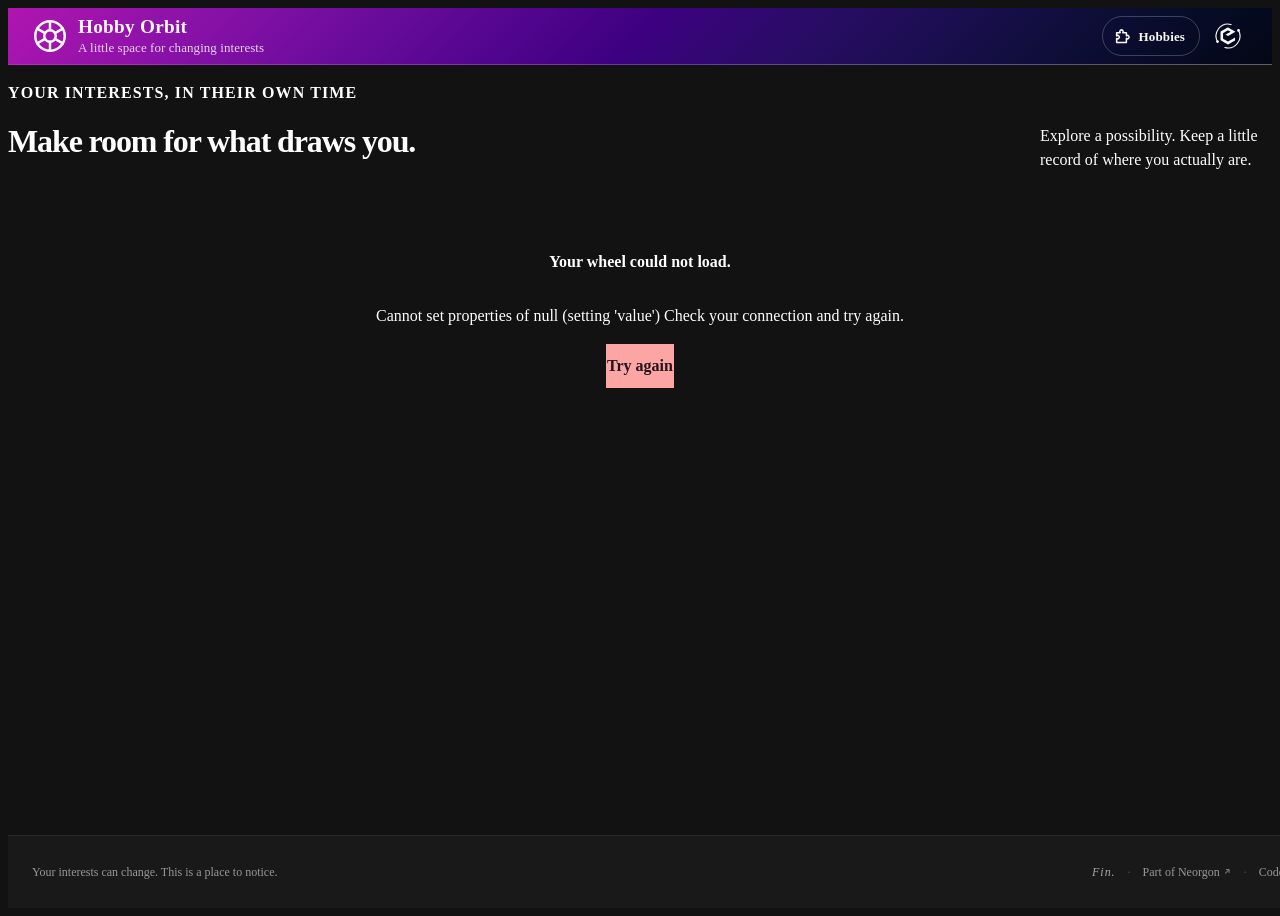
<file: index.html>
<!DOCTYPE html>
<html lang="en">
<head>
  <meta charset="UTF-8">
  <!-- Strict CSP. An inline script runs only if its sha256 is listed: the one hash is the theme
       guard further down, so editing that script means re-hashing it (smoke check 29 reports a
       mismatch). Inline on*="" handlers never run; attach listeners from a script file. Add a
       source only when the page loads from it, as an exact host or a pinned path, never a whole
       package CDN: a Convex deployment adds its https and wss URLs to connect-src, and sign-in
       adds the CSP table in packages/neorgon-ui/auth/README.md. frame-ancestors, report-uri and
       sandbox are ignored in a meta tag, so they are left out. -->
  <meta http-equiv="Content-Security-Policy" content="default-src 'none'; script-src 'self' 'sha256-na6phygP/tfoCIp4oBeQgGJJpQsZob/udrLum+20QTI='; style-src 'self' 'unsafe-inline' https://cdn.neorgon.org/v1.0.0/; img-src 'self' data:; font-src 'self'; connect-src 'self' https://cdn.neorgon.org/v1.0.0/; manifest-src 'self'; frame-src 'none'; worker-src 'self'; object-src 'none'; base-uri 'none'; form-action 'self'">
  <meta name="neo-analytics" content="off">
  <meta name="neo-favicon" content="off">
  <meta name="neo-repo" content="energon-a-secas/hobbyorbit-site">
  <meta name="beacon" content="off">
  <meta name="referrer" content="no-referrer">
  <meta name="mobile-web-app-capable" content="yes">
  <meta name="apple-mobile-web-app-capable" content="yes">
  <meta name="viewport" content="width=device-width, initial-scale=1.0, viewport-fit=cover">
  <link rel="icon" type="image/svg+xml" href="/favicon.svg">
  <link rel="icon" type="image/x-icon" href="/favicon.ico" sizes="16x16 32x32 48x48">
  <link rel="apple-touch-icon" sizes="180x180" href="/apple-touch-icon.png">
  <meta name="apple-mobile-web-app-title" content="Hobby Orbit">
  <link rel="manifest" href="/site.webmanifest">
  <meta name="neo-mark" content="on">
  <title>Hobby Orbit | Follow your interests</title>
  <meta name="description" content="Explore your hobbies on a wheel and record moods, switches, and the things that draw you back">
  <meta property="og:title" content="Hobby Orbit | Follow your interests">
  <meta property="og:description" content="Explore your hobbies on a wheel and record moods, switches, and the things that draw you back">
  <meta property="og:type" content="website">
  <meta property="og:url" content="https://hobbyorbit.neorgon.com/">
  <meta property="og:site_name" content="Neorgon">
  <meta name="twitter:card" content="summary_large_image">
  <meta name="twitter:title" content="Hobby Orbit | Follow your interests">
  <meta name="twitter:description" content="Explore your hobbies on a wheel and record moods, switches, and the things that draw you back">
  <meta name="robots" content="index, follow">
  <link rel="canonical" href="https://hobbyorbit.neorgon.com/">
  <meta property="og:locale" content="en_US">
  <meta name="theme-color" content="#040714">
  <meta property="og:image" content="https://hobbyorbit.neorgon.com/og-preview.jpg">
  <meta property="og:image:width" content="1200">
  <meta property="og:image:height" content="630">
  <meta property="og:image:alt" content="Hobby Orbit: a little room for what draws you">
  <meta name="twitter:image" content="https://hobbyorbit.neorgon.com/og-preview.jpg">
  <!-- Fleet design tokens: canonical, do not redeclare locally (docs/references/new-project-context.md, Design) -->
  <link rel="stylesheet" href="https://cdn.neorgon.org/v1.0.0/styles/base.css">
  <link rel="stylesheet" href="css/style.css">
  <link rel="stylesheet" href="css/wheel.css">
  <!-- template:styles -->
  <!-- /template:styles -->
  <!-- Neorgon Header Kit (vendored; ?header=live swaps CSS to CDN). Keep after style.css, the kit owns the header. -->
  <script>(function(){var m=location.search.match(/[?&]theme=([\w-]+)/)||document.cookie.match(/(?:^|;\s*)neo_theme=([\w-]+)/);if(m&&m[1]!=='default')document.documentElement.dataset.theme=decodeURIComponent(m[1]);})();</script>
  <link rel="stylesheet" href="css/neorgon-header.css">
  <link rel="stylesheet" href="css/neorgon-themes.css">
  <link rel="stylesheet" href="https://cdn.neorgon.org/v1.0.0/header/season.css">
  <script defer src="js/neorgon-header.js"></script>
  <!-- Neorgon Footer Kit (vendored). Pins the footer to the viewport floor on short
       pages and builds the meta bar + back-to-top. See packages/neorgon-ui/footer/README.md.
       Optional stamps: <meta name="neo-repo"|"neo-version"|"neo-updated"> -->
  <link rel="stylesheet" href="css/neorgon-footer.css">
  <script defer src="js/neorgon-footer.js"></script>
  <!-- Neorgon Beacon Kit (vendored). Report-an-issue ladybug in the footer bar: it
       carries page context to balise.neorgon.com in a URL fragment and the
       visitor writes there. No form on this page and no request from it.
       Opt out per page with <meta name="beacon" content="off">.
       See packages/neorgon-ui/beacon/README.md. -->
  <meta name="beacon-site" content="hobbyorbit-site">
  <meta name="neo-category" content="hobbies">
  <link rel="stylesheet" href="css/neorgon-beacon.css">
  <script defer src="js/neorgon-beacon.js"></script>
  <script type="application/ld+json">
  {
    "@context": "https://schema.org",
    "@type": "WebApplication",
    "name": "Hobby Orbit",
    "description": "Explore your hobbies on a wheel and record moods, switches, and the things that draw you back",
    "url": "https://hobbyorbit.neorgon.com/",
    "applicationCategory": "LifestyleApplication",
    "operatingSystem": "Any",
    "offers": { "@type": "Offer", "price": "0", "priceCurrency": "USD" },
    "author": { "@type": "Organization", "name": "Neorgon", "url": "https://neorgon.com/" }
  }
  </script>
</head>
<body>

  <a class="skip-link" href="#main">Skip to content</a>

  <!-- Neorgon Header Kit contract (packages/neorgon-ui/header/README.md).
       data-header-mode: hub (glass) | content (sticky gradient) | app (slim, auto-hides on scroll).
       Pick content for learning/content sites, app for tool-dense sites. -->
  <header class="header-bar" data-header-mode="app">
    <div class="header-logo">
      <!-- PATTERN: one link: mark + name go to THIS site's home (root or #home)
           so clicking either resets the view. The hub icon in .header-right
           is the only header link to neorgon.com. -->
      <a href="./" class="header-title-link">
        <img src="energon-classic-logo.png" class="header-logo-img" alt="">
        <div class="header-title-wrap">
          <h1>Hobby Orbit</h1>
          <div class="header-subtitle">A little space for changing interests</div>
        </div>
      </a>
    </div>

    <!-- .header-right owns margin-left:auto; home icon is always last. -->
    <div class="header-right">
      <!-- template:actions -->
      <!-- Optional .header-actions: keep one primary control visible with
           data-keep-mobile. Wrap text beside an SVG in <span>. -->
      <!-- /template:actions -->

      <a class="header-home" href="https://neorgon.com/" title="neorgon.com" aria-label="Neorgon home">
        <svg class="nh-hub-icon" viewBox="0 0 24 24" fill="none" xmlns="http://www.w3.org/2000/svg" aria-hidden="true">
          <path d="M12 4.4 18.58 8.2 18.58 15.8 12 19.6 5.42 15.8 5.42 8.2Z" fill="currentColor" stroke="none"/>
          <g class="nh-orbit">
            <path d="M2.47 17.50 A11.0 11.0 0 0 1 14.85 1.37" fill="none" stroke="currentColor" stroke-width="1.05" stroke-linecap="round"/>
            <path d="M21.53 6.50 A11.0 11.0 0 0 1 9.15 22.63" fill="none" stroke="currentColor" stroke-width="1.05" stroke-linecap="round"/>
            <circle cx="21.71" cy="6.84" r="1.25" fill="currentColor"/>
            <circle cx="2.29" cy="17.16" r="1.25" fill="currentColor"/>
          </g>
        </svg>
      </a>
    </div>
  </header>

  <noscript><p>This wheel needs JavaScript. Enable it to choose hobbies and keep your journal on this device.</p></noscript>
  <!-- template:main -->
  <main id="main" tabindex="-1">
    <div class="orbit-app">
      <div class="app-intro">
        <div><p class="eyebrow">Your interests, in their own time</p><h2 id="page-title">Make room for what draws you.</h2></div>
        <p class="intro-note">Explore a possibility. Keep a little record of where you actually are.</p>
      </div>
      <div id="boot-state" class="boot-state" role="status"><span class="loading-wheel" aria-hidden="true"></span><p>Getting your wheel ready…</p></div>
      <div id="app-content" hidden>
        <div class="app-toolbar">
          <div class="app-tabs" role="tablist" aria-label="Hobby Orbit sections">
            <button type="button" id="tab-wheel" role="tab" aria-selected="true" aria-controls="panel-wheel" data-view="wheel">Wheel</button>
            <button type="button" id="tab-journal" role="tab" aria-selected="false" aria-controls="panel-journal" tabindex="-1" data-view="journal">Journal <span id="journal-count" class="nav-count">0</span></button>
            <button type="button" id="tab-patterns" role="tab" aria-selected="false" aria-controls="panel-patterns" tabindex="-1" data-view="patterns">Patterns</button>
            <button type="button" id="tab-settings" role="tab" aria-selected="false" aria-controls="panel-settings" tabindex="-1" data-view="settings">Settings</button>
          </div>
          <span id="save-indicator" class="save-indicator">On this device</span>
        </div>
        <div id="storage-notice" class="notice" hidden></div>
        <p id="app-status" class="app-status" role="status" aria-live="polite" aria-atomic="true"></p>
        <section id="panel-wheel" role="tabpanel" aria-labelledby="tab-wheel">
          <div class="current-jump"><div><p class="eyebrow">Right now</p><strong id="current-jump-label">No hobby recorded yet</strong><p id="current-jump-feeling" class="muted"></p></div><button type="button" class="btn btn--secondary" data-action="go-checkin">Check in</button></div>
          <div class="wheel-layout">
            <div class="explore-column">
              <div class="section-heading"><div><div class="heading-line"><h3>Your wheel</h3><span id="starter-label" class="tag">Starter wheel</span></div><p id="wheel-context" class="muted">Six starting points. Make them yours.</p></div><button class="btn btn--quiet" type="button" data-action="manage">Edit wheel</button></div>
              <nav id="wheel-breadcrumb" class="breadcrumb" aria-label="Wheel location"></nav>
              <div class="spin-controls"><button type="button" id="spin-button" class="btn btn--primary" data-action="spin">Spin the wheel</button><p id="spin-scope" class="muted">A suggestion, with no obligation.</p></div>
              <div id="wheel-mount"></div>
              <div id="suggestion" class="suggestion" aria-label="Wheel suggestion"></div>
              <details id="hobby-manager" class="hobby-manager"><summary>Make this wheel yours <span>Hobbies, order, colors &amp; icons</span></summary><div class="manager-body"><p class="muted">Your order is a possible path. Your journal keeps the path you actually take.</p><div id="manager-location" class="manager-location"></div><div class="button-row"><button type="button" class="btn btn--secondary" data-action="catalog">Browse hobbies</button><button type="button" class="btn btn--quiet" data-action="add-custom">Create a hobby</button></div><ol id="manager-list" class="manager-list"></ol></div></details>
            </div>
            <aside class="checkin-column" aria-label="Current hobby and check-in">
              <section id="current-state" class="current-state" aria-label="Your current activity"></section>
              <section class="checkin-section" aria-labelledby="checkin-title">
                <h3 id="checkin-title">How does today feel?</h3>
                <p class="muted checkin-intro">You can be here and not be in the mood.</p>
                <form id="checkin-form" class="form-stack">
                  <div class="field"><label for="checkin-hobby">What are you with right now?</label><select id="checkin-hobby" name="hobby" required></select></div>
                  <fieldset class="mood-fieldset"><legend>Feeling</legend><div id="mood-options" class="mood-options"></div></fieldset>
                  <details class="checkin-extras"><summary>Add a trigger or a note <span class="optional">optional</span></summary><div class="form-stack"><div class="field"><label for="checkin-trigger">What prompted this?</label><select id="checkin-trigger" name="trigger"></select></div><div class="field" id="custom-trigger-field" hidden><label for="checkin-custom-trigger">Your trigger</label><input id="checkin-custom-trigger" name="customTrigger" maxlength="120" placeholder="A feeling, a moment, a change…"></div><div class="field"><label for="checkin-note">A note for later</label><textarea id="checkin-note" name="note" rows="3" maxlength="4000" placeholder="What would you like to remember?"></textarea></div></div></details>
                  <p id="checkin-error" class="form-error" role="alert" hidden></p>
                  <button type="submit" class="btn btn--primary btn--wide">Save check-in</button>
                  <p class="field-hint">Only saving a check-in changes your current hobby.</p>
                </form>
              </section>
            </aside>
          </div>
        </section>
        <section id="panel-journal" role="tabpanel" aria-labelledby="tab-journal" hidden><div class="view-heading"><p class="eyebrow">The path you actually took</p><h2>Your journal</h2><p class="muted">Feelings, changes, and the small things that brought you here.</p></div><div id="journal-list"></div></section>
        <section id="panel-patterns" role="tabpanel" aria-labelledby="tab-patterns" hidden><div class="view-heading"><p class="eyebrow">A little perspective</p><h2>What you have noticed</h2><p class="muted">Observations from your check-ins. A spin never counts as a change.</p></div><div id="patterns-content"></div></section>
        <section id="panel-settings" role="tabpanel" aria-labelledby="tab-settings" hidden>
          <div class="view-heading"><p class="eyebrow">Keep it yours</p><h2>Settings &amp; your data</h2><p class="muted">Your wheel and journal are stored in this browser. No account needed.</p></div>
          <div class="settings-layout"><section class="settings-section"><h3>How this feels</h3><form id="settings-form" class="form-stack"><div class="field"><label for="hemisphere">Seasons where you are</label><select id="hemisphere" name="hemisphere"><option value="south">Southern hemisphere</option><option value="north">Northern hemisphere</option></select><p class="field-hint">Used only to label the seasons in your journal patterns.</p></div><div class="field"><label for="motion">Wheel motion</label><select id="motion" name="motion"><option value="system">Follow my device</option><option value="reduce">Reduce motion</option></select></div><button type="submit" class="btn btn--secondary">Save preferences</button></form></section>
          <section class="settings-section"><h3>Keep a copy</h3><p class="muted">A backup contains your full wheel, check-ins, triggers, and private notes. Save it somewhere you trust.</p><div class="button-row"><button type="button" class="btn btn--secondary" data-action="export">Download backup</button><button type="button" class="btn btn--quiet" data-action="import">Import backup</button></div><input id="import-file" type="file" accept=".json,application/json" hidden><p id="import-error" class="form-error" role="alert" hidden></p><p class="field-hint">Clearing browser data removes your local journal. A downloaded backup lets you restore it or move it to another device.</p><div id="recovery-section" class="notice" hidden><h4>Original data preserved</h4><p id="recovery-description"></p><button type="button" class="btn btn--secondary" data-action="recovery">Download original data</button></div></section>
          <section class="settings-section"><h3>Share a small update</h3><p class="muted">Choose exactly what someone else sees. Notes stay out unless you include one.</p><button type="button" class="btn btn--secondary" data-action="share">Preview my update</button></section><section id="pwa-slot" class="settings-section"></section></div>
        </section>
      </div>
    </div>
  </main>
  <!-- /template:main -->

  <!-- Neorgon Footer Kit contract. data-footer-mode: minimal (default) | content | app.
       Replace the copy with a real note (privacy, data provenance, disclaimer) or drop
       the text entirely, the kit appends "Part of Neorgon" and any version stamps. -->
  <footer class="neo-footer" data-footer-mode="app">
    <p>Your interests can change. This is a place to notice.</p>
    <!-- neo-fleet:more -->
    <nav class="neo-more" aria-label="More in Hobbies" data-category="hobbies" data-label-en="Hobbies" data-label-es="Pasatiempos">
      <span class="neo-more__label" aria-hidden="true"><svg class="neo-more__icon" viewBox="0 0 24 24" width="16" height="16" fill="none" stroke="currentColor" stroke-width="2" stroke-linecap="round" stroke-linejoin="round" aria-hidden="true" focusable="false"><path d="M3.5 7.5h4.8a2.2 2.2 0 1 1 3.4 0h4.8v4.3a2.2 2.2 0 1 1 0 3.4v5.3h-13v-5.3a2.2 2.2 0 1 0 0-3.4z"/></svg><span class="neo-more__title">More in Hobbies</span></span>
      <ul class="neo-more__list">
        <li><a href="https://aficion.neorgon.com/">Aficion</a></li>
        <li><a href="https://bouquin.neorgon.com/">Bouquin</a></li>
        <li><a href="https://vitrina.neorgon.com/">Vitrina</a></li>
        <li><a href="https://mug.neorgon.com/">Mug</a></li>
        <li><a href="https://cadrage.neorgon.com/">Cadrage</a></li>
        <li><a class="neo-more__all" href="https://neorgon.com/hobbies/">All Hobbies tools</a></li>
      </ul>
    </nav>
    <!-- /neo-fleet:more -->
  </footer>

  <div id="app-toast" class="toast" role="status" aria-live="polite" aria-atomic="true"></div>
  <script type="module" src="js/app.js"></script>
</body>
</html>
</file>
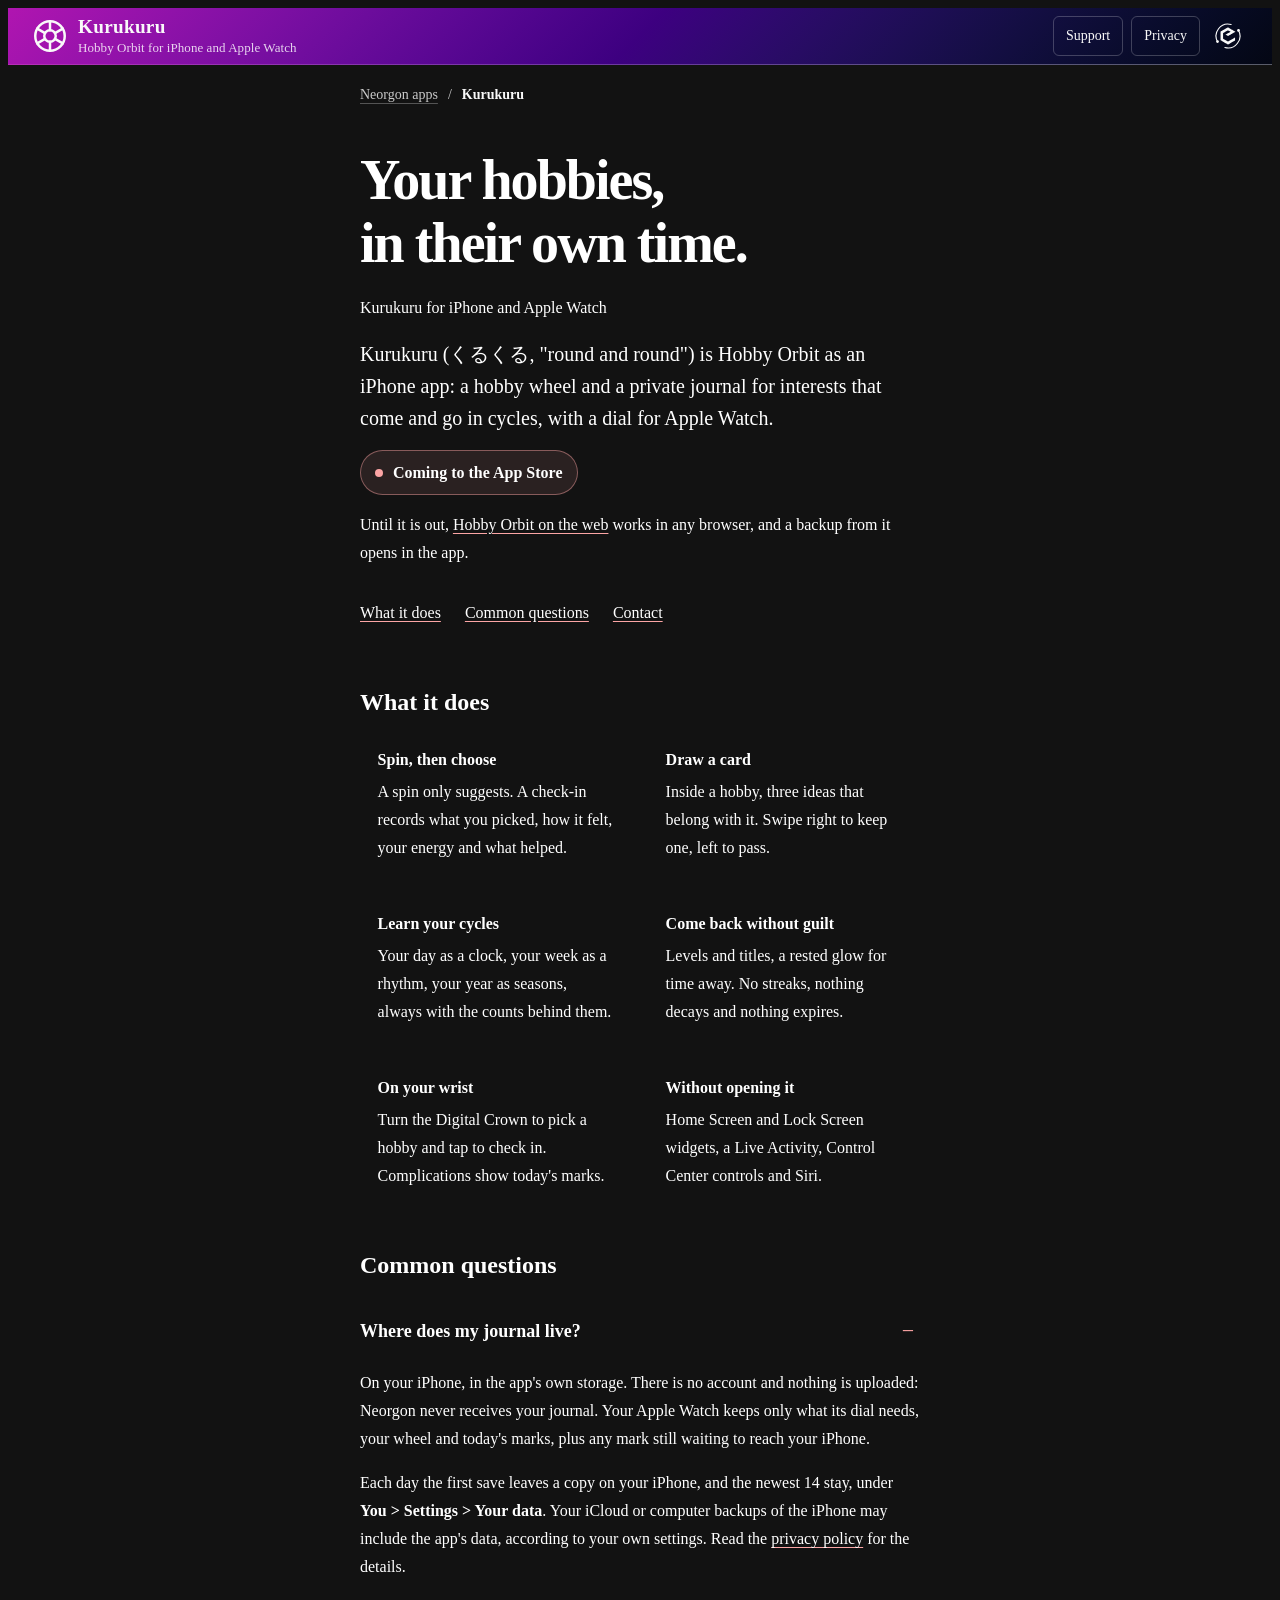
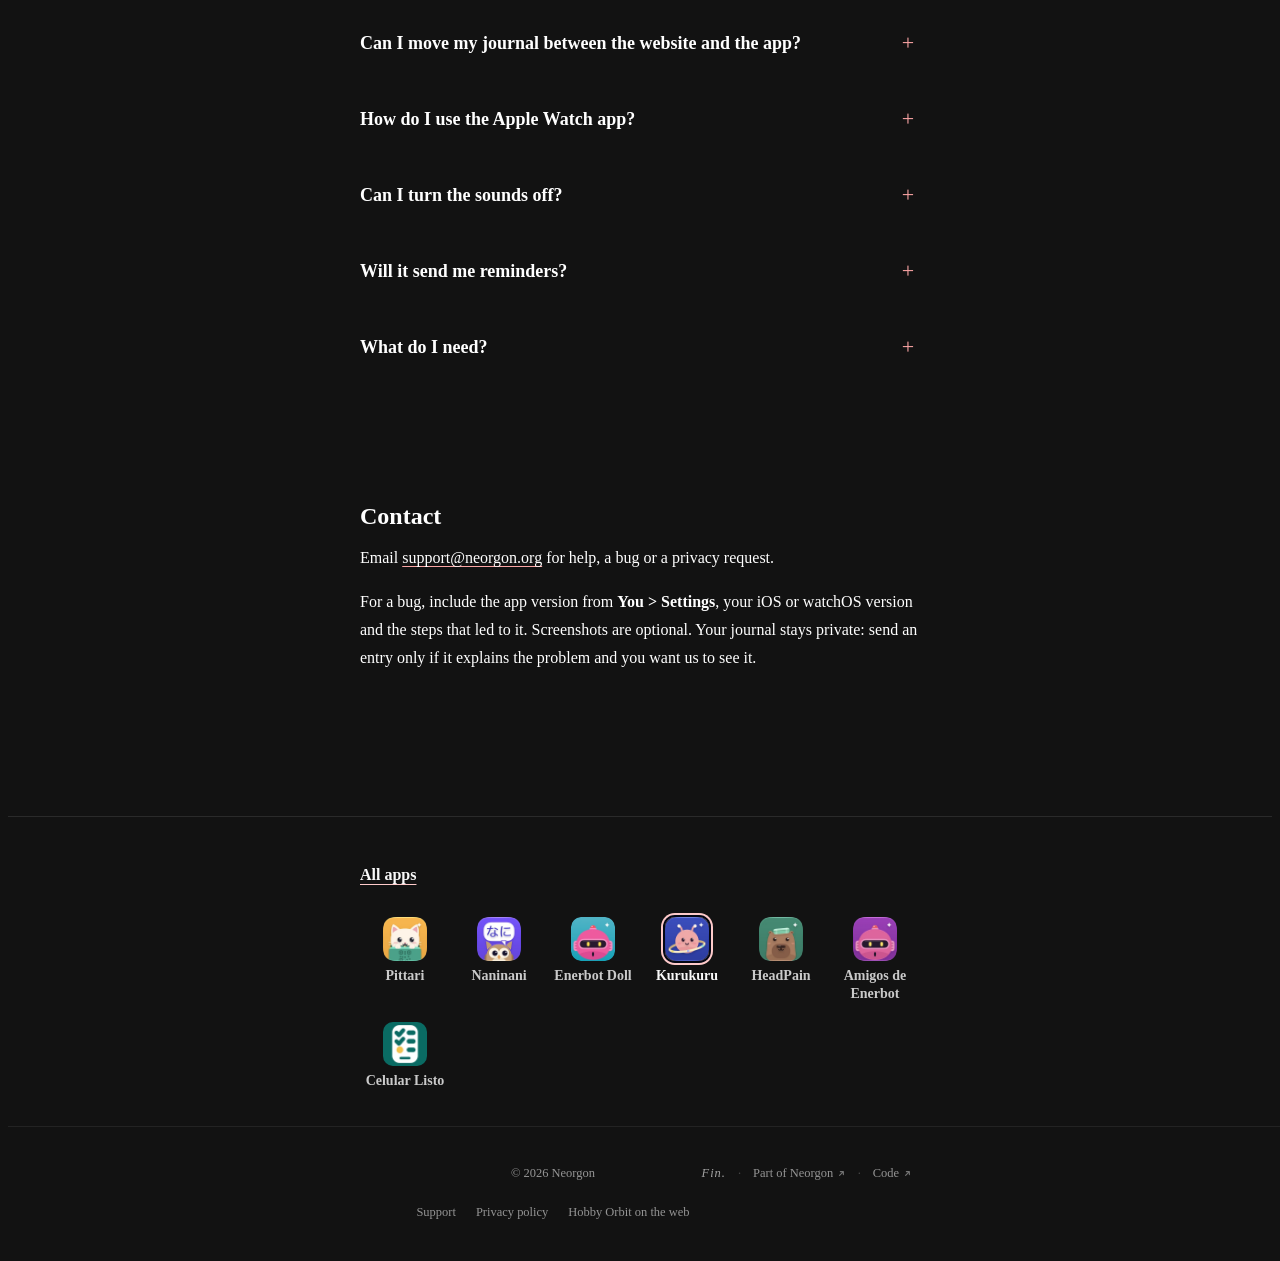
<file: kurukuru/index.html>
<!DOCTYPE html>
<html lang="en">
<head>
  <meta charset="UTF-8">
  <!-- Same policy as the site's index.html, with no Convex, form or worker sources: the one
       inline script is the theme guard below, byte for byte the index's, so its listed sha256
       still matches. Editing it means re-hashing it here and in index.html. -->
  <meta http-equiv="Content-Security-Policy" content="default-src 'none'; script-src 'self' 'sha256-na6phygP/tfoCIp4oBeQgGJJpQsZob/udrLum+20QTI='; style-src 'self' 'unsafe-inline' https://cdn.neorgon.org/v1.0.0/; img-src 'self' data:; font-src 'self'; connect-src 'self' https://cdn.neorgon.org/v1.0.0/; manifest-src 'self'; frame-src 'none'; object-src 'none'; base-uri 'none'; form-action 'none'">
  <meta name="neo-analytics" content="off">
  <meta name="neo-favicon" content="off">
  <meta name="neo-repo" content="energon-a-secas/hobbyorbit-site">
  <meta name="beacon" content="off">
  <meta name="referrer" content="no-referrer">
  <meta name="viewport" content="width=device-width, initial-scale=1.0, viewport-fit=cover">
  <link rel="icon" type="image/svg+xml" href="/favicon.svg">
  <link rel="icon" type="image/x-icon" href="/favicon.ico" sizes="16x16 32x32 48x48">
  <link rel="apple-touch-icon" sizes="180x180" href="/apple-touch-icon.png">
  <meta name="apple-mobile-web-app-title" content="Hobby Orbit">
  <link rel="manifest" href="/site.webmanifest">
  <meta name="neo-mark" content="on">
  <title>Kurukuru support | Hobby Orbit for iPhone</title>
  <meta name="description" content="Get help with Kurukuru, the hobby wheel and private journal for iPhone and Apple Watch: your data, backups, the watch dial and sounds">
  <meta property="og:title" content="Kurukuru support | Hobby Orbit for iPhone">
  <meta property="og:description" content="Help with Kurukuru, the hobby wheel and private journal for iPhone and Apple Watch">
  <meta property="og:type" content="website">
  <meta property="og:url" content="https://hobbyorbit.neorgon.com/kurukuru/">
  <meta property="og:site_name" content="Neorgon">
  <meta property="og:locale" content="en_US">
  <meta name="robots" content="index, follow">
  <link rel="canonical" href="https://hobbyorbit.neorgon.com/kurukuru/">
  <meta name="theme-color" content="#040714">
  <link rel="stylesheet" href="https://cdn.neorgon.org/v1.0.0/styles/base.css">
  <link rel="stylesheet" href="../css/style.css">
  <!-- Neorgon Header Kit (vendored). Keep after style.css, the kit owns the header. -->
  <script>(function(){var m=location.search.match(/[?&]theme=([\w-]+)/)||document.cookie.match(/(?:^|;\s*)neo_theme=([\w-]+)/);if(m&&m[1]!=='default')document.documentElement.dataset.theme=decodeURIComponent(m[1]);})();</script>
  <link rel="stylesheet" href="../css/neorgon-header.css">
  <link rel="stylesheet" href="../css/neorgon-themes.css">
  <link rel="stylesheet" href="https://cdn.neorgon.org/v1.0.0/header/season.css">
  <script defer src="../js/neorgon-header.js"></script>
  <!-- Neorgon Footer Kit (vendored). -->
  <link rel="stylesheet" href="../css/neorgon-footer.css">
  <script defer src="../js/neorgon-footer.js"></script>
  <link rel="stylesheet" href="info.css">
  <!-- The crumb and the app family shelf, stamped by apps-site/tools/build-catalog.py --stamp-family. -->
  <link rel="stylesheet" href="family.css">
  <link rel="stylesheet" href="../css/neorgon-parts.css">
</head>
<body>
  <a class="skip-link" href="#main">Skip to content</a>

  <header class="header-bar" data-header-mode="app">
    <div class="header-logo">
      <a href="./" class="header-title-link">
        <img src="../energon-classic-logo.png" class="header-logo-img" alt="">
        <div class="header-title-wrap">
          <h1>Kurukuru</h1>
          <div class="header-subtitle">Hobby Orbit for iPhone and Apple Watch</div>
        </div>
      </a>
    </div>
    <div class="header-right">
      <nav class="header-actions" aria-label="Kurukuru">
        <a class="nav-link" href="./" aria-current="page" data-keep-mobile>Support</a>
        <a class="nav-link" href="privacy/" data-keep-mobile>Privacy</a>
      </nav>
      <a class="header-home" href="https://neorgon.com/" title="neorgon.com" aria-label="Neorgon home">
        <svg class="nh-hub-icon" viewBox="0 0 24 24" fill="none" xmlns="http://www.w3.org/2000/svg" aria-hidden="true">
          <path d="M12 4.4 18.58 8.2 18.58 15.8 12 19.6 5.42 15.8 5.42 8.2Z" fill="currentColor" stroke="none"/>
          <g class="nh-orbit">
            <path d="M2.47 17.50 A11.0 11.0 0 0 1 14.85 1.37" fill="none" stroke="currentColor" stroke-width="1.05" stroke-linecap="round"/>
            <path d="M21.53 6.50 A11.0 11.0 0 0 1 9.15 22.63" fill="none" stroke="currentColor" stroke-width="1.05" stroke-linecap="round"/>
            <circle cx="21.71" cy="6.84" r="1.25" fill="currentColor"/>
            <circle cx="2.29" cy="17.16" r="1.25" fill="currentColor"/>
          </g>
        </svg>
      </a>
    </div>
  </header>

  <main id="main" tabindex="-1">
    <article class="info-document">
      <!-- neo-apps:crumb --><nav class="neo-crumb" aria-label="Breadcrumb"><a href="https://apps.neorgon.com/#kurukuru" hreflang="es">Neorgon apps</a><span class="neo-crumb__sep" aria-hidden="true">/</span><span aria-current="page">Kurukuru</span></nav><!-- /neo-apps:crumb -->
      <h1>Your hobbies,<br>in their own time.</h1>
      <p class="info-kicker">Kurukuru for iPhone and Apple Watch</p>
      <p class="info-lead">Kurukuru (くるくる, "round and round") is Hobby Orbit as an iPhone app: a hobby wheel and a private journal for interests that come and go in cycles, with a dial for Apple Watch.</p>
      <p class="info-status">Coming to the App Store</p>
      <p>Until it is out, <a href="../">Hobby Orbit on the web</a> works in any browser, and a backup from it opens in the app.</p>
      <nav class="info-contents" aria-label="On this page"><a href="#what">What it does</a><a href="#questions">Common questions</a><a href="#contact">Contact</a></nav>

      <section id="what" aria-labelledby="what-title">
        <h2 id="what-title">What it does</h2>
        <ul class="info-features">
          <li><strong>Spin, then choose</strong>A spin only suggests. A check-in records what you picked, how it felt, your energy and what helped.</li>
          <li><strong>Draw a card</strong>Inside a hobby, three ideas that belong with it. Swipe right to keep one, left to pass.</li>
          <li><strong>Learn your cycles</strong>Your day as a clock, your week as a rhythm, your year as seasons, always with the counts behind them.</li>
          <li><strong>Come back without guilt</strong>Levels and titles, a rested glow for time away. No streaks, nothing decays and nothing expires.</li>
          <li><strong>On your wrist</strong>Turn the Digital Crown to pick a hobby and tap to check in. Complications show today's marks.</li>
          <li><strong>Without opening it</strong>Home Screen and Lock Screen widgets, a Live Activity, Control Center controls and Siri.</li>
        </ul>
      </section>

      <section id="questions" aria-labelledby="questions-title">
        <h2 id="questions-title">Common questions</h2>
        <details open>
          <summary>Where does my journal live?</summary>
          <p>On your iPhone, in the app's own storage. There is no account and nothing is uploaded: Neorgon never receives your journal. Your Apple Watch keeps only what its dial needs, your wheel and today's marks, plus any mark still waiting to reach your iPhone.</p>
          <p>Each day the first save leaves a copy on your iPhone, and the newest 14 stay, under <strong>You &gt; Settings &gt; Your data</strong>. Your iCloud or computer backups of the iPhone may include the app's data, according to your own settings. Read the <a href="privacy/">privacy policy</a> for the details.</p>
        </details>
        <details>
          <summary>Can I move my journal between the website and the app?</summary>
          <p>Yes, as a file; nothing syncs on its own. In the app, <strong>You &gt; Settings &gt; Your data</strong> exports a <strong>Website backup</strong> that opens on hobbyorbit.neorgon.com (notes only if you include them), a <strong>Full app backup</strong> for another iPhone, or a <strong>Spreadsheet</strong>.</p>
          <p>To bring your web journal into the app, use <strong>Download backup</strong> on the website, then <strong>Import your backup</strong> during setup or <strong>Choose a backup file</strong> under Your data. You see what the backup holds and the dates it covers first; nothing changes until you choose Replace, and the app keeps a copy of what it replaced.</p>
        </details>
        <details>
          <summary>How do I use the Apple Watch app?</summary>
          <p>It installs with the iPhone app when Automatic App Install is on; otherwise open the Watch app on your iPhone and install Kurukuru from Available Apps. Open Kurukuru on your iPhone once, with hobbies on the wheel, so it can send the wheel over.</p>
          <p>On the watch, turn the Digital Crown to pick a hobby and tap the dial to check in, then choose how it was, or Later. A mark made away from your iPhone waits on the watch and reaches your journal when they meet again; one that arrives too late comes back as Not added, with Add it now or Drop. To show today's marks on a watch face, touch and hold the face, tap Edit and choose Kurukuru.</p>
        </details>
        <details>
          <summary>Can I turn the sounds off?</summary>
          <p>Yes. <strong>You &gt; Settings &gt; Sounds</strong> switches every cue on or off, and <strong>Hear them</strong> plays each one. They play alongside your music and stay quiet when your iPhone is silenced. With Sounds off, reminders arrive without a sound. The watch's check-in sound follows the same setting.</p>
        </details>
        <details>
          <summary>Will it send me reminders?</summary>
          <p>Only if you turn them on in Settings. Reminders are notifications your iPhone schedules for itself; nothing is sent from a server, and the evening suggestion comes only on days you already checked in.</p>
        </details>
        <details>
          <summary>What do I need?</summary>
          <p>An iPhone with iOS 18 or later. The watch app needs an Apple Watch with watchOS 11 or later, paired with that iPhone. The app is in English.</p>
        </details>
      </section>

      <section id="contact" class="info-contact" aria-labelledby="contact-title">
        <h2 id="contact-title">Contact</h2>
        <p>Email <a href="mailto:support@neorgon.org?subject=Kurukuru%20support">support@neorgon.org</a> for help, a bug or a privacy request.</p>
        <p>For a bug, include the app version from <strong>You &gt; Settings</strong>, your iOS or watchOS version and the steps that led to it. Screenshots are optional. Your journal stays private: send an entry only if it explains the problem and you want us to see it.</p>
      </section>
    </article>
  </main>

  <!-- neo-apps:family --><nav class="neo-family" aria-label="Neorgon apps"><div class="neo-family__inner"><p class="neo-family__all"><a href="https://apps.neorgon.com/" hreflang="es">All apps</a></p><ul class="neo-family__shelf"><li><a class="neo-family__app" href="https://apps.neorgon.com/#pittari" hreflang="es"><img src="apps/pittari.webp" alt="" width="44" height="44" loading="lazy" decoding="async"><span>Pittari</span></a></li><li><a class="neo-family__app" href="https://apps.neorgon.com/#naninani" hreflang="es"><img src="apps/naninani.webp" alt="" width="44" height="44" loading="lazy" decoding="async"><span>Naninani</span></a></li><li><a class="neo-family__app" href="https://apps.neorgon.com/#enerbot-doll" hreflang="es"><img src="apps/enerbot-doll.webp" alt="" width="44" height="44" loading="lazy" decoding="async"><span>Enerbot Doll</span></a></li><li><a class="neo-family__app" href="https://apps.neorgon.com/#kurukuru" hreflang="es" aria-current="true"><img src="apps/kurukuru.webp" alt="" width="44" height="44" loading="lazy" decoding="async"><span>Kurukuru</span></a></li><li><a class="neo-family__app" href="https://apps.neorgon.com/#headpain" hreflang="es"><img src="apps/headpain.webp" alt="" width="44" height="44" loading="lazy" decoding="async"><span>HeadPain</span></a></li><li><a class="neo-family__app" href="https://apps.neorgon.com/#amigos" hreflang="es"><img src="apps/amigos.webp" alt="" width="44" height="44" loading="lazy" decoding="async"><span>Amigos de Enerbot</span></a></li><li><a class="neo-family__app" href="https://apps.neorgon.com/#celular-listo" hreflang="es"><img src="apps/celular-listo.webp" alt="" width="44" height="44" loading="lazy" decoding="async"><span>Celular Listo</span></a></li></ul></div></nav><!-- /neo-apps:family -->

  <footer class="neo-footer" data-footer-mode="minimal">
    <p>© 2026 Neorgon</p>
    <nav class="info-pages" aria-label="Kurukuru pages"><a href="./" aria-current="page">Support</a><a href="privacy/">Privacy policy</a><a href="../">Hobby Orbit on the web</a></nav>
  </footer>
</body>
</html>
</file>
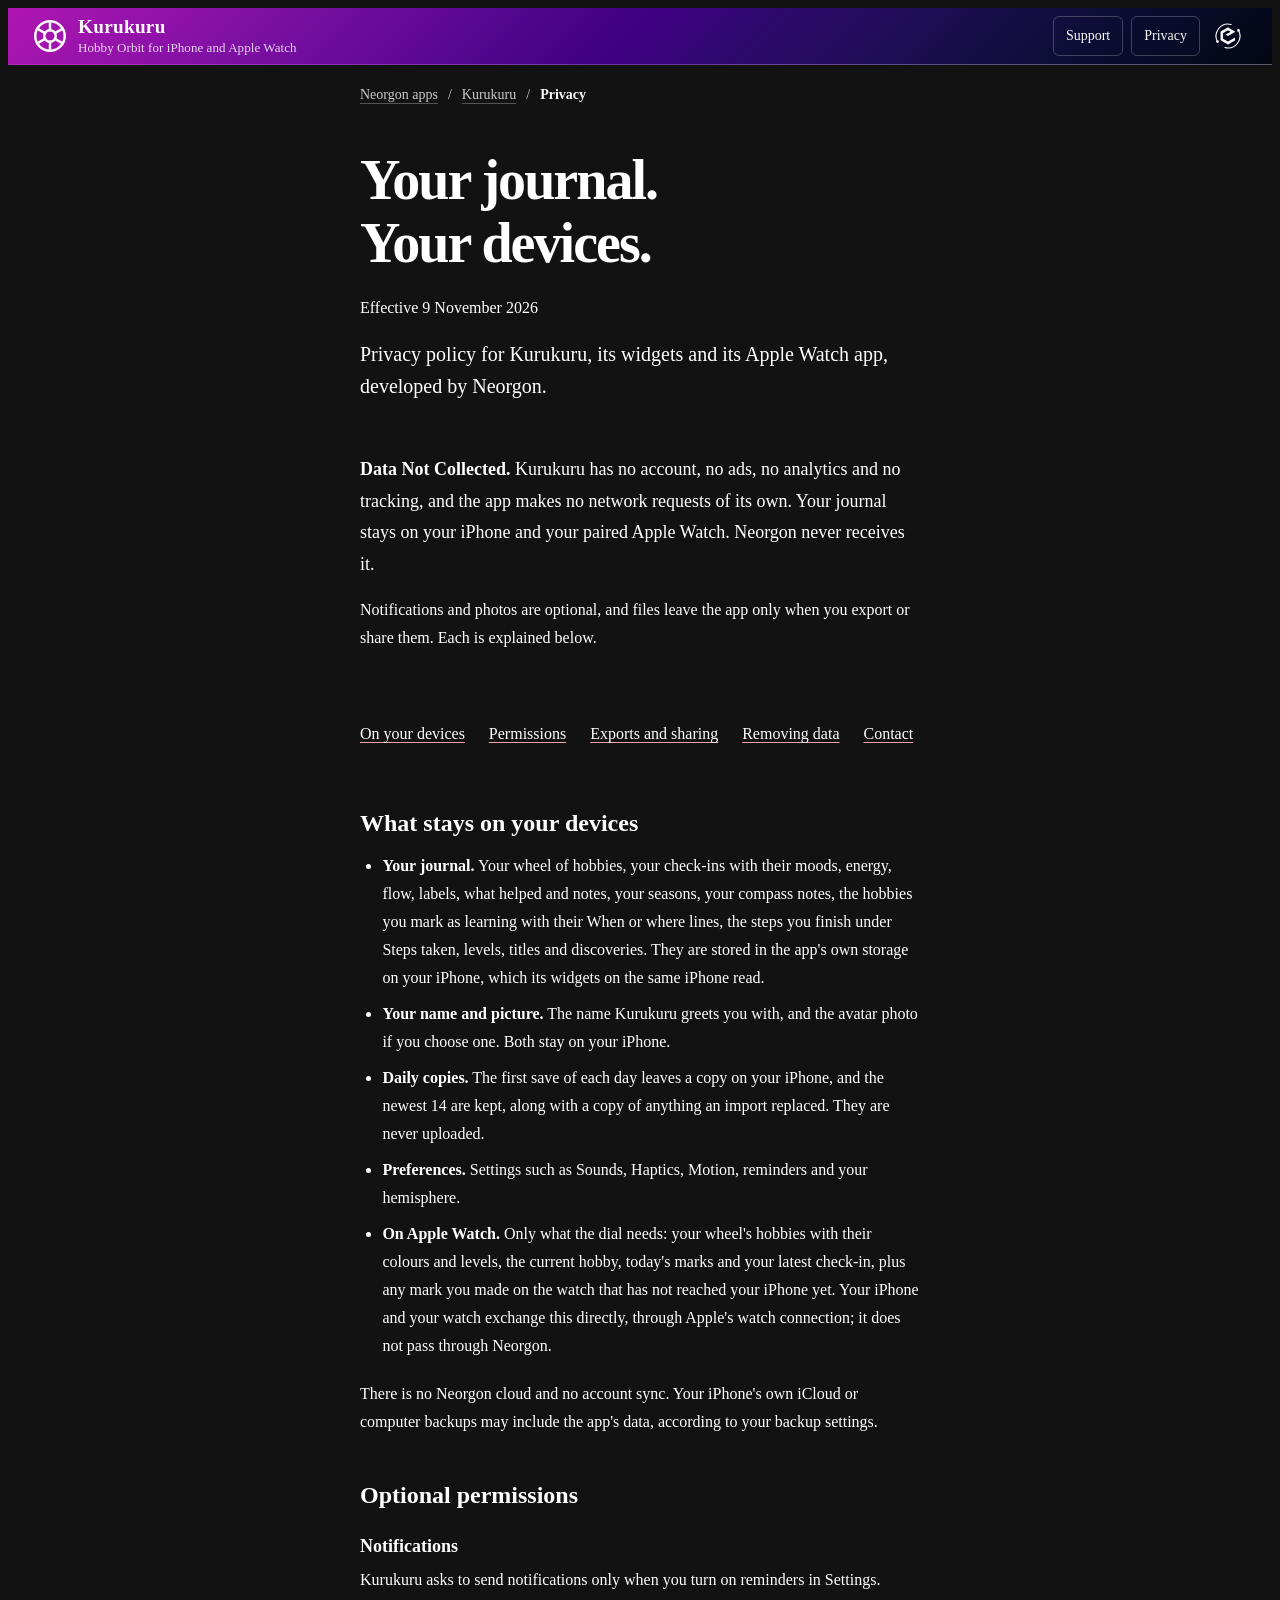
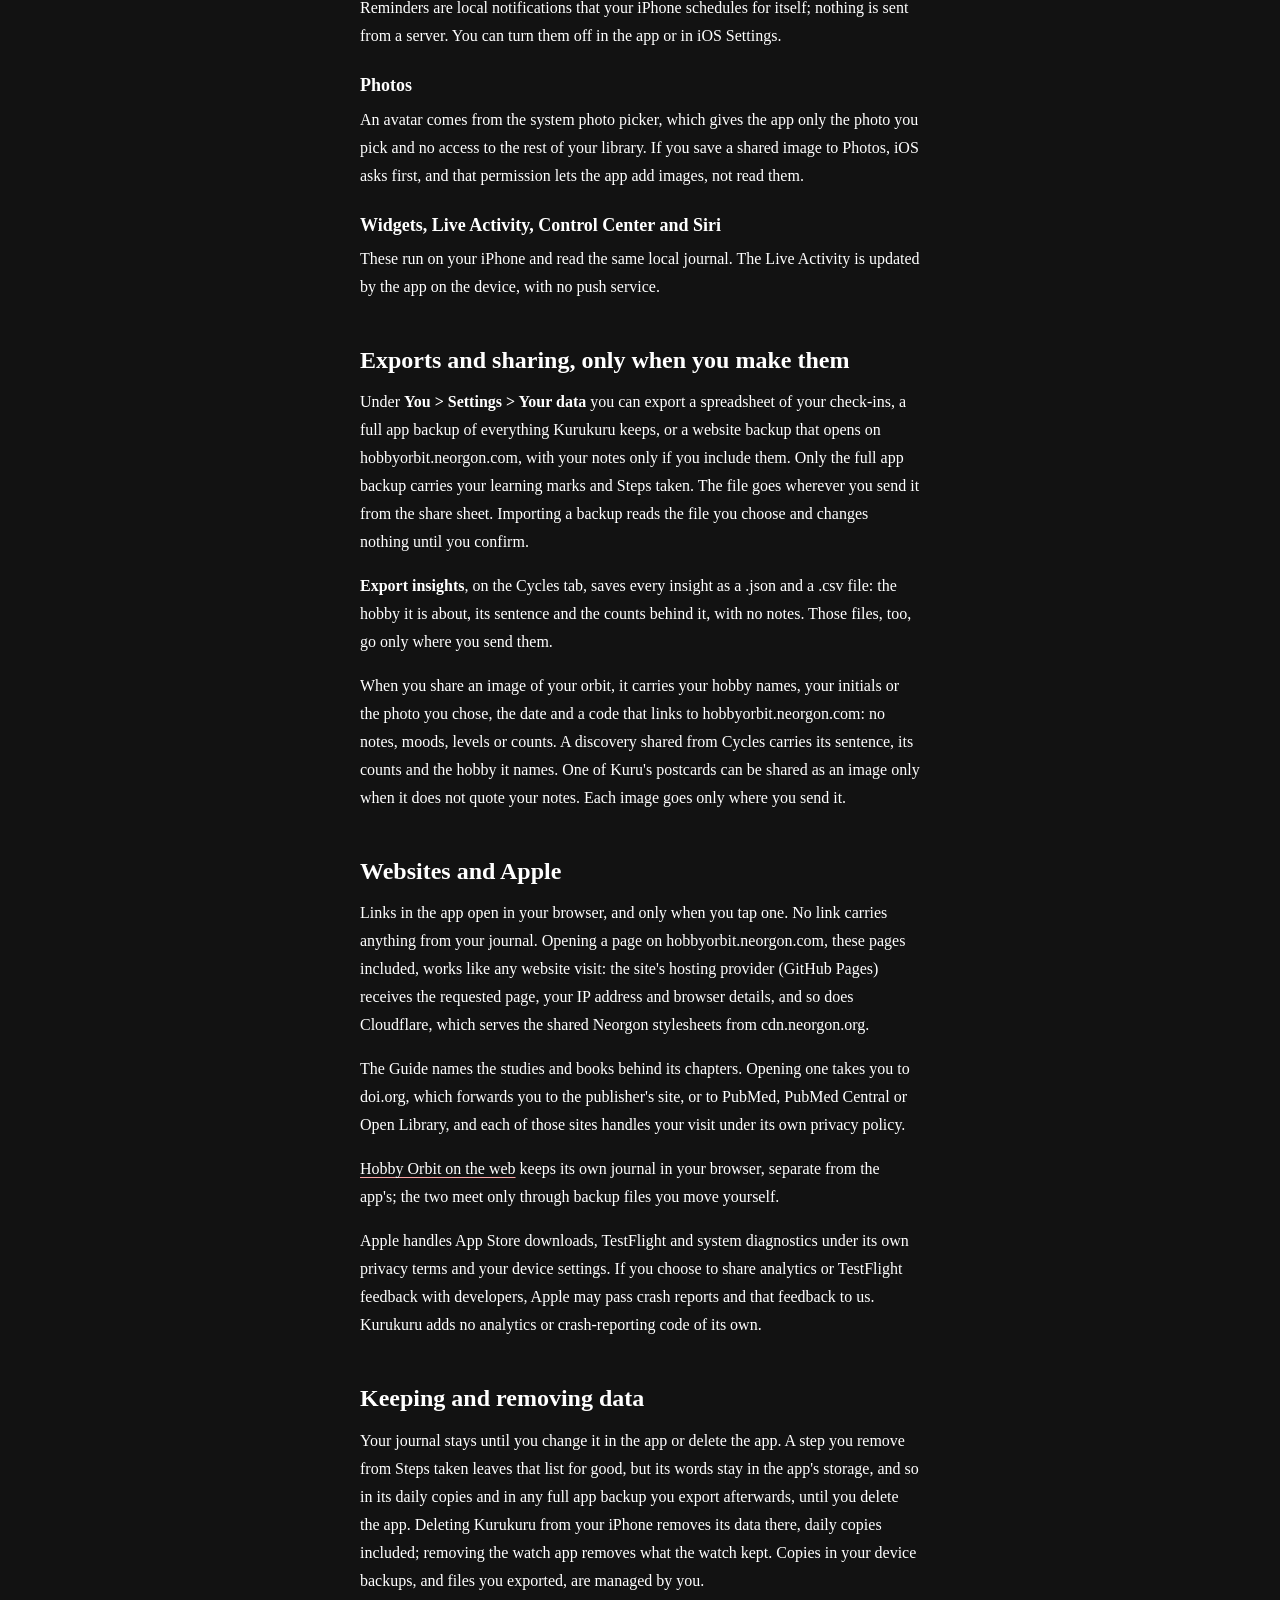
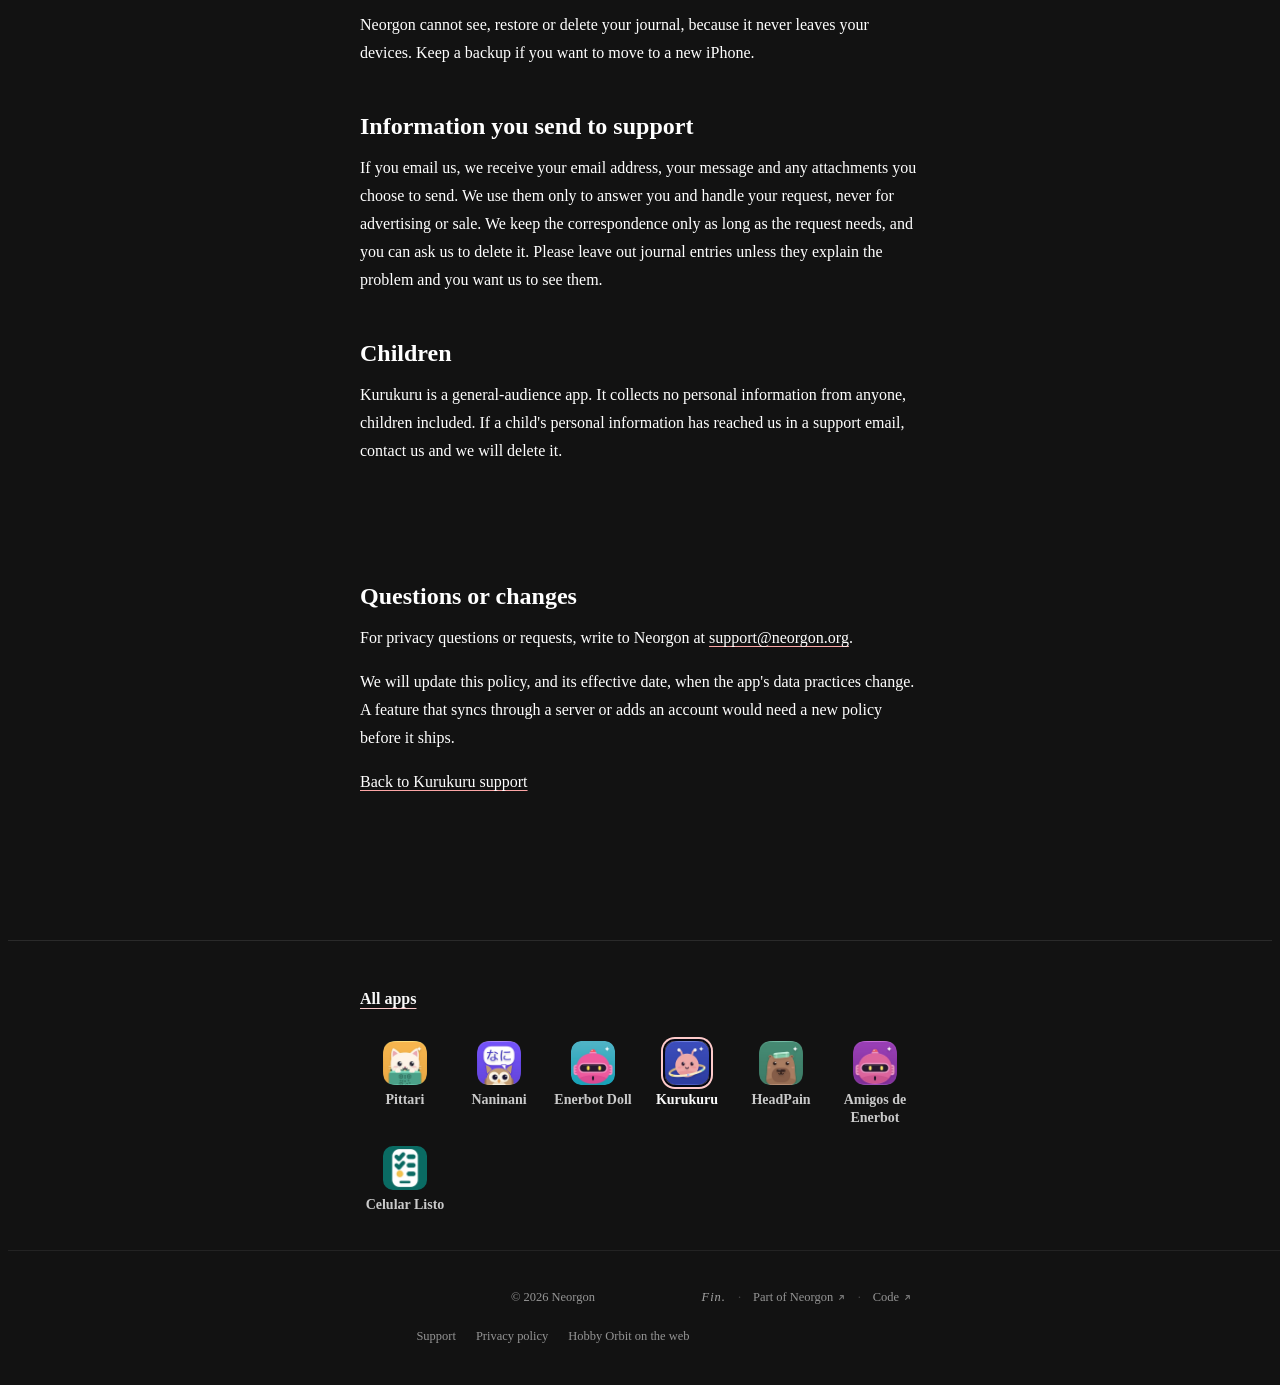
<file: kurukuru/privacy/index.html>
<!DOCTYPE html>
<html lang="en">
<head>
  <meta charset="UTF-8">
  <!-- Same policy as the site's index.html, with no Convex, form or worker sources: the one
       inline script is the theme guard below, byte for byte the index's, so its listed sha256
       still matches. Editing it means re-hashing it here and in index.html. -->
  <meta http-equiv="Content-Security-Policy" content="default-src 'none'; script-src 'self' 'sha256-na6phygP/tfoCIp4oBeQgGJJpQsZob/udrLum+20QTI='; style-src 'self' 'unsafe-inline' https://cdn.neorgon.org/v1.0.0/; img-src 'self' data:; font-src 'self'; connect-src 'self' https://cdn.neorgon.org/v1.0.0/; manifest-src 'self'; frame-src 'none'; object-src 'none'; base-uri 'none'; form-action 'none'">
  <meta name="neo-analytics" content="off">
  <meta name="neo-favicon" content="off">
  <meta name="neo-repo" content="energon-a-secas/hobbyorbit-site">
  <meta name="beacon" content="off">
  <meta name="referrer" content="no-referrer">
  <meta name="viewport" content="width=device-width, initial-scale=1.0, viewport-fit=cover">
  <link rel="icon" type="image/svg+xml" href="/favicon.svg">
  <link rel="icon" type="image/x-icon" href="/favicon.ico" sizes="16x16 32x32 48x48">
  <link rel="apple-touch-icon" sizes="180x180" href="/apple-touch-icon.png">
  <meta name="apple-mobile-web-app-title" content="Hobby Orbit">
  <link rel="manifest" href="/site.webmanifest">
  <meta name="neo-mark" content="on">
  <title>Kurukuru privacy policy | Neorgon</title>
  <meta name="description" content="Read how Kurukuru for iPhone and Apple Watch keeps your hobby journal on your devices: no account, no analytics, no data collected">
  <meta property="og:title" content="Kurukuru privacy policy | Neorgon">
  <meta property="og:description" content="Kurukuru keeps your hobby journal on your iPhone and Apple Watch: no account, no analytics, no data collected">
  <meta property="og:type" content="website">
  <meta property="og:url" content="https://hobbyorbit.neorgon.com/kurukuru/privacy/">
  <meta property="og:site_name" content="Neorgon">
  <meta property="og:locale" content="en_US">
  <meta name="robots" content="index, follow">
  <link rel="canonical" href="https://hobbyorbit.neorgon.com/kurukuru/privacy/">
  <meta name="theme-color" content="#040714">
  <link rel="stylesheet" href="https://cdn.neorgon.org/v1.0.0/styles/base.css">
  <link rel="stylesheet" href="../../css/style.css">
  <!-- Neorgon Header Kit (vendored). Keep after style.css, the kit owns the header. -->
  <script>(function(){var m=location.search.match(/[?&]theme=([\w-]+)/)||document.cookie.match(/(?:^|;\s*)neo_theme=([\w-]+)/);if(m&&m[1]!=='default')document.documentElement.dataset.theme=decodeURIComponent(m[1]);})();</script>
  <link rel="stylesheet" href="../../css/neorgon-header.css">
  <link rel="stylesheet" href="../../css/neorgon-themes.css">
  <link rel="stylesheet" href="https://cdn.neorgon.org/v1.0.0/header/season.css">
  <script defer src="../../js/neorgon-header.js"></script>
  <!-- Neorgon Footer Kit (vendored). -->
  <link rel="stylesheet" href="../../css/neorgon-footer.css">
  <script defer src="../../js/neorgon-footer.js"></script>
  <link rel="stylesheet" href="../info.css">
  <!-- The crumb and the app family shelf, stamped by apps-site/tools/build-catalog.py --stamp-family. -->
  <link rel="stylesheet" href="../family.css">
  <link rel="stylesheet" href="../../css/neorgon-parts.css">
</head>
<body>
  <a class="skip-link" href="#main">Skip to content</a>

  <header class="header-bar" data-header-mode="app">
    <div class="header-logo">
      <a href="../" class="header-title-link">
        <img src="../../energon-classic-logo.png" class="header-logo-img" alt="">
        <div class="header-title-wrap">
          <h1>Kurukuru</h1>
          <div class="header-subtitle">Hobby Orbit for iPhone and Apple Watch</div>
        </div>
      </a>
    </div>
    <div class="header-right">
      <nav class="header-actions" aria-label="Kurukuru">
        <a class="nav-link" href="../" data-keep-mobile>Support</a>
        <a class="nav-link" href="./" aria-current="page" data-keep-mobile>Privacy</a>
      </nav>
      <a class="header-home" href="https://neorgon.com/" title="neorgon.com" aria-label="Neorgon home">
        <svg class="nh-hub-icon" viewBox="0 0 24 24" fill="none" xmlns="http://www.w3.org/2000/svg" aria-hidden="true">
          <path d="M12 4.4 18.58 8.2 18.58 15.8 12 19.6 5.42 15.8 5.42 8.2Z" fill="currentColor" stroke="none"/>
          <g class="nh-orbit">
            <path d="M2.47 17.50 A11.0 11.0 0 0 1 14.85 1.37" fill="none" stroke="currentColor" stroke-width="1.05" stroke-linecap="round"/>
            <path d="M21.53 6.50 A11.0 11.0 0 0 1 9.15 22.63" fill="none" stroke="currentColor" stroke-width="1.05" stroke-linecap="round"/>
            <circle cx="21.71" cy="6.84" r="1.25" fill="currentColor"/>
            <circle cx="2.29" cy="17.16" r="1.25" fill="currentColor"/>
          </g>
        </svg>
      </a>
    </div>
  </header>

  <main id="main" tabindex="-1">
    <article class="info-document">
      <!-- neo-apps:crumb --><nav class="neo-crumb" aria-label="Breadcrumb"><a href="https://apps.neorgon.com/#kurukuru" hreflang="es">Neorgon apps</a><span class="neo-crumb__sep" aria-hidden="true">/</span><a href="../">Kurukuru</a><span class="neo-crumb__sep" aria-hidden="true">/</span><span aria-current="page">Privacy</span></nav><!-- /neo-apps:crumb -->
      <h1>Your journal.<br>Your devices.</h1>
      <p class="info-kicker">Effective <time datetime="2026-11-09">9 November 2026</time></p>
      <p class="info-lead">Privacy policy for Kurukuru, its widgets and its Apple Watch app, developed by Neorgon.</p>
      <div class="info-summary">
        <p><strong>Data Not Collected.</strong> Kurukuru has no account, no ads, no analytics and no tracking, and the app makes no network requests of its own. Your journal stays on your iPhone and your paired Apple Watch. Neorgon never receives it.</p>
        <p>Notifications and photos are optional, and files leave the app only when you export or share them. Each is explained below.</p>
      </div>
      <nav class="info-contents" aria-label="On this page"><a href="#devices">On your devices</a><a href="#permissions">Permissions</a><a href="#exports">Exports and sharing</a><a href="#remove">Removing data</a><a href="#contact">Contact</a></nav>

      <section id="devices" aria-labelledby="devices-title">
        <h2 id="devices-title">What stays on your devices</h2>
        <ul>
          <li><strong>Your journal.</strong> Your wheel of hobbies, your check-ins with their moods, energy, flow, labels, what helped and notes, your seasons, your compass notes, the hobbies you mark as learning with their When or where lines, the steps you finish under Steps taken, levels, titles and discoveries. They are stored in the app's own storage on your iPhone, which its widgets on the same iPhone read.</li>
          <li><strong>Your name and picture.</strong> The name Kurukuru greets you with, and the avatar photo if you choose one. Both stay on your iPhone.</li>
          <li><strong>Daily copies.</strong> The first save of each day leaves a copy on your iPhone, and the newest 14 are kept, along with a copy of anything an import replaced. They are never uploaded.</li>
          <li><strong>Preferences.</strong> Settings such as Sounds, Haptics, Motion, reminders and your hemisphere.</li>
          <li><strong>On Apple Watch.</strong> Only what the dial needs: your wheel's hobbies with their colours and levels, the current hobby, today's marks and your latest check-in, plus any mark you made on the watch that has not reached your iPhone yet. Your iPhone and your watch exchange this directly, through Apple's watch connection; it does not pass through Neorgon.</li>
        </ul>
        <p>There is no Neorgon cloud and no account sync. Your iPhone's own iCloud or computer backups may include the app's data, according to your backup settings.</p>
      </section>

      <section id="permissions" aria-labelledby="permissions-title">
        <h2 id="permissions-title">Optional permissions</h2>
        <h3>Notifications</h3>
        <p>Kurukuru asks to send notifications only when you turn on reminders in Settings. Reminders are local notifications that your iPhone schedules for itself; nothing is sent from a server. You can turn them off in the app or in iOS Settings.</p>
        <h3>Photos</h3>
        <p>An avatar comes from the system photo picker, which gives the app only the photo you pick and no access to the rest of your library. If you save a shared image to Photos, iOS asks first, and that permission lets the app add images, not read them.</p>
        <h3>Widgets, Live Activity, Control Center and Siri</h3>
        <p>These run on your iPhone and read the same local journal. The Live Activity is updated by the app on the device, with no push service.</p>
      </section>

      <section id="exports" aria-labelledby="exports-title">
        <h2 id="exports-title">Exports and sharing, only when you make them</h2>
        <p>Under <strong>You &gt; Settings &gt; Your data</strong> you can export a spreadsheet of your check-ins, a full app backup of everything Kurukuru keeps, or a website backup that opens on hobbyorbit.neorgon.com, with your notes only if you include them. Only the full app backup carries your learning marks and Steps taken. The file goes wherever you send it from the share sheet. Importing a backup reads the file you choose and changes nothing until you confirm.</p>
        <p><strong>Export insights</strong>, on the Cycles tab, saves every insight as a .json and a .csv file: the hobby it is about, its sentence and the counts behind it, with no notes. Those files, too, go only where you send them.</p>
        <p>When you share an image of your orbit, it carries your hobby names, your initials or the photo you chose, the date and a code that links to hobbyorbit.neorgon.com: no notes, moods, levels or counts. A discovery shared from Cycles carries its sentence, its counts and the hobby it names. One of Kuru's postcards can be shared as an image only when it does not quote your notes. Each image goes only where you send it.</p>
      </section>

      <section id="services" aria-labelledby="services-title">
        <h2 id="services-title">Websites and Apple</h2>
        <p>Links in the app open in your browser, and only when you tap one. No link carries anything from your journal. Opening a page on hobbyorbit.neorgon.com, these pages included, works like any website visit: the site's hosting provider (GitHub Pages) receives the requested page, your IP address and browser details, and so does Cloudflare, which serves the shared Neorgon stylesheets from cdn.neorgon.org.</p>
        <p>The Guide names the studies and books behind its chapters. Opening one takes you to doi.org, which forwards you to the publisher's site, or to PubMed, PubMed Central or Open Library, and each of those sites handles your visit under its own privacy policy.</p>
        <p><a href="../../">Hobby Orbit on the web</a> keeps its own journal in your browser, separate from the app's; the two meet only through backup files you move yourself.</p>
        <p>Apple handles App Store downloads, TestFlight and system diagnostics under its own privacy terms and your device settings. If you choose to share analytics or TestFlight feedback with developers, Apple may pass crash reports and that feedback to us. Kurukuru adds no analytics or crash-reporting code of its own.</p>
      </section>

      <section id="remove" aria-labelledby="remove-title">
        <h2 id="remove-title">Keeping and removing data</h2>
        <p>Your journal stays until you change it in the app or delete the app. A step you remove from Steps taken leaves that list for good, but its words stay in the app's storage, and so in its daily copies and in any full app backup you export afterwards, until you delete the app. Deleting Kurukuru from your iPhone removes its data there, daily copies included; removing the watch app removes what the watch kept. Copies in your device backups, and files you exported, are managed by you.</p>
        <p>Neorgon cannot see, restore or delete your journal, because it never leaves your devices. Keep a backup if you want to move to a new iPhone.</p>
      </section>

      <section aria-labelledby="support-title">
        <h2 id="support-title">Information you send to support</h2>
        <p>If you email us, we receive your email address, your message and any attachments you choose to send. We use them only to answer you and handle your request, never for advertising or sale. We keep the correspondence only as long as the request needs, and you can ask us to delete it. Please leave out journal entries unless they explain the problem and you want us to see them.</p>
      </section>

      <section aria-labelledby="children-title">
        <h2 id="children-title">Children</h2>
        <p>Kurukuru is a general-audience app. It collects no personal information from anyone, children included. If a child's personal information has reached us in a support email, contact us and we will delete it.</p>
      </section>

      <section id="contact" class="info-contact" aria-labelledby="contact-title">
        <h2 id="contact-title">Questions or changes</h2>
        <p>For privacy questions or requests, write to Neorgon at <a href="mailto:support@neorgon.org?subject=Kurukuru%20privacy">support@neorgon.org</a>.</p>
        <p>We will update this policy, and its effective date, when the app's data practices change. A feature that syncs through a server or adds an account would need a new policy before it ships.</p>
        <p><a href="../">Back to Kurukuru support</a></p>
      </section>
    </article>
  </main>

  <!-- neo-apps:family --><nav class="neo-family" aria-label="Neorgon apps"><div class="neo-family__inner"><p class="neo-family__all"><a href="https://apps.neorgon.com/" hreflang="es">All apps</a></p><ul class="neo-family__shelf"><li><a class="neo-family__app" href="https://apps.neorgon.com/#pittari" hreflang="es"><img src="../apps/pittari.webp" alt="" width="44" height="44" loading="lazy" decoding="async"><span>Pittari</span></a></li><li><a class="neo-family__app" href="https://apps.neorgon.com/#naninani" hreflang="es"><img src="../apps/naninani.webp" alt="" width="44" height="44" loading="lazy" decoding="async"><span>Naninani</span></a></li><li><a class="neo-family__app" href="https://apps.neorgon.com/#enerbot-doll" hreflang="es"><img src="../apps/enerbot-doll.webp" alt="" width="44" height="44" loading="lazy" decoding="async"><span>Enerbot Doll</span></a></li><li><a class="neo-family__app" href="https://apps.neorgon.com/#kurukuru" hreflang="es" aria-current="true"><img src="../apps/kurukuru.webp" alt="" width="44" height="44" loading="lazy" decoding="async"><span>Kurukuru</span></a></li><li><a class="neo-family__app" href="https://apps.neorgon.com/#headpain" hreflang="es"><img src="../apps/headpain.webp" alt="" width="44" height="44" loading="lazy" decoding="async"><span>HeadPain</span></a></li><li><a class="neo-family__app" href="https://apps.neorgon.com/#amigos" hreflang="es"><img src="../apps/amigos.webp" alt="" width="44" height="44" loading="lazy" decoding="async"><span>Amigos de Enerbot</span></a></li><li><a class="neo-family__app" href="https://apps.neorgon.com/#celular-listo" hreflang="es"><img src="../apps/celular-listo.webp" alt="" width="44" height="44" loading="lazy" decoding="async"><span>Celular Listo</span></a></li></ul></div></nav><!-- /neo-apps:family -->

  <footer class="neo-footer" data-footer-mode="minimal">
    <p>© 2026 Neorgon</p>
    <nav class="info-pages" aria-label="Kurukuru pages"><a href="../">Support</a><a href="./" aria-current="page">Privacy policy</a><a href="../../">Hobby Orbit on the web</a></nav>
  </footer>
</body>
</html>
</file>
<file: css/style.css>
/* Fleet base.css owns shared tokens; these are Hobby Orbit's accent and layout. */
:root {
  --accent: #fca5a5;
  --accent-bright: #fecaca;
  --on-accent: #23161d;
  --ease-out: cubic-bezier(0.22, 1, 0.36, 1);
}
[hidden] { display: none !important; }
html { color-scheme: dark; }
body { line-height: 1.5; }
body:has(dialog[open]) { overflow: hidden; }
button, input, select, textarea { font: inherit; }
button, select, summary, input[type="color"], input[type="checkbox"], input[type="radio"] { cursor: pointer; }
button { -webkit-tap-highlight-color: transparent; }
button:disabled { cursor: not-allowed; opacity: .45; }
:focus-visible { outline: 2px solid var(--accent-bright); outline-offset: 4px; }
button:focus:not(:focus-visible) { outline: none; }
p { max-width: 70ch; }
h2, h3, h4, strong { font-weight: 600; }
h2 { font-size: var(--text-2xl); line-height: 1.25; }
h3 { font-size: var(--text-xl); line-height: 1.3; }
h4 { font-size: var(--text-base); }
#main { flex: 1; width: 100%; }
.orbit-app { width: min(1280px, 100%); margin: 0 auto; padding: var(--space-6) var(--space-8) 56px; }
.app-intro { display: flex; justify-content: space-between; align-items: flex-end; gap: var(--space-8); margin-bottom: var(--space-4); }
.app-intro h2 { font-size: 2rem; letter-spacing: -.035em; margin-top: var(--space-2); }
.eyebrow { font-size: var(--text-xs); color: var(--text-secondary); font-weight: 600; letter-spacing: .07em; text-transform: uppercase; }
.intro-note { color: var(--text-muted); font-size: var(--text-sm); max-width: 29ch; }
.muted, .field-hint, .optional { color: var(--text-muted); }
.muted { font-size: var(--text-sm); }
.field-hint { font-size: var(--text-xs); line-height: 1.6; }
.app-toolbar { display: flex; justify-content: space-between; align-items: center; gap: var(--space-4); border-bottom: 1px solid var(--border); }
.app-tabs { display: flex; gap: var(--space-6); }
.app-tabs button { position: relative; display: inline-flex; gap: var(--space-2); align-items: center; min-height: 52px; padding: 0 var(--space-1); border: 0; color: var(--text-muted); font-size: var(--text-sm); font-weight: 600; background: transparent; }
.app-tabs button[aria-selected="true"] { color: var(--accent); }
.app-tabs button[aria-selected="true"]::after { content: ''; position: absolute; bottom: -1px; right: 0; left: 0; height: 2px; background: var(--accent); }
.app-tabs button:hover { color: var(--text-primary); }
.nav-count { min-width: 20px; padding: 0 var(--space-1); border-radius: var(--radius-sm); background: var(--surface-2); color: var(--text-muted); font-size: var(--text-xs); text-align: center; }
.save-indicator { display: flex; align-items: center; gap: var(--space-2); color: var(--text-muted); font-size: var(--text-xs); white-space: nowrap; }
.save-indicator::before { content: ''; width: 5px; height: 5px; border-radius: 50%; background: var(--text-muted); }
.save-indicator.is-warning { color: var(--accent); }
.save-indicator.is-warning::before { background: var(--accent); }
.app-status { min-height: 38px; padding-top: var(--space-2); font-size: var(--text-xs); color: var(--text-secondary); }
.app-status.is-error, .form-error { color: var(--accent-bright); }
.current-jump { display: none; }
.wheel-layout { display: grid; grid-template-columns: minmax(0, 1.5fr) minmax(300px, 1fr); gap: 52px; align-items: start; }
.explore-column, .checkin-column { min-width: 0; }
.section-heading, .heading-line { display: flex; align-items: center; gap: var(--space-3); }
.section-heading { justify-content: space-between; }
.section-heading p { margin-top: var(--space-1); }
.tag { display: inline-flex; width: fit-content; align-items: center; padding: 3px var(--space-2); background: var(--surface-2); border: 1px solid var(--border); border-radius: var(--radius-sm); font-size: var(--text-xs); font-weight: 500; color: var(--text-secondary); }
.breadcrumb { display: flex; align-items: center; flex-wrap: wrap; margin-top: var(--space-2); gap: var(--space-1); }
.breadcrumb:empty { display: none; }
.breadcrumb .btn { min-height: 44px; padding-inline: var(--space-2); font-size: var(--text-xs); }
.breadcrumb [aria-current="location"] { color: var(--text-secondary); }
.breadcrumb-divider { color: var(--text-muted); }
#wheel-mount { margin-top: var(--space-4); }
.spin-controls { display: flex; align-items: center; gap: var(--space-4); margin: var(--space-4) 0 0; }
.spin-controls .btn { min-width: 220px; max-width: 100%; padding-block: var(--space-3); min-height: 50px; }
.spin-controls p { font-size: var(--text-xs); max-width: 28ch; }
.btn { display: inline-flex; align-items: center; justify-content: center; gap: var(--space-2); min-height: 44px; padding: var(--space-2) var(--space-4); border: 1px solid transparent; border-radius: var(--radius-sm); text-decoration: none; font-size: var(--text-sm); font-weight: 600; line-height: 1.3; color: var(--text-primary); background: transparent; cursor: pointer; transition: background-color var(--dur) var(--ease-out), border-color var(--dur) var(--ease-out), color var(--dur) var(--ease-out); }
.btn--primary { background: var(--accent); color: var(--on-accent); }
.btn--primary:hover { background: var(--accent-bright); }
.btn--secondary { background: var(--surface-2); border-color: var(--border-strong); }
.btn--secondary:hover { background: var(--surface-1); border-color: var(--text-muted); }
.btn--quiet { color: var(--text-secondary); }
.btn--quiet:hover { color: var(--text-primary); background: var(--surface-2); }
.btn--danger { color: var(--accent-bright); border-color: color-mix(in srgb, var(--accent) 40%, transparent); background: color-mix(in srgb, var(--accent) 8%, transparent); }
.btn--danger:hover { background: color-mix(in srgb, var(--accent) 15%, transparent); }
.btn--icon { padding: 0; min-width: 44px; font-size: var(--text-lg); }
.btn--wide { width: 100%; }
.button-row { display: flex; align-items: center; flex-wrap: wrap; gap: var(--space-2); }
.suggestion { display: flex; align-items: center; gap: var(--space-3); min-height: 100px; padding: var(--space-4) 0; border-top: 1px solid var(--border); border-bottom: 1px solid var(--border); }
.suggestion-copy { flex: 1; min-width: 0; }
.suggestion-copy .eyebrow { color: var(--text-muted); font-size: .65rem; margin-bottom: var(--space-1); }
.suggestion-copy h4 { overflow-wrap: anywhere; }
.suggestion-copy .field-hint { margin-top: var(--space-1); }
.suggestion-actions { display: flex; flex-direction: column; flex-shrink: 0; align-items: stretch; }
.suggestion-actions .btn { font-size: var(--text-xs); }
.hobby-icon { --hobby-color: var(--accent); flex: 0 0 auto; display: inline-flex; align-items: center; justify-content: center; width: 42px; height: 42px; border-radius: var(--radius); color: var(--hobby-color); background: color-mix(in srgb, var(--hobby-color) 12%, transparent); }
.current-state { padding: var(--space-6); background: var(--surface-1); border: 1px solid var(--border); border-radius: var(--radius-lg); }
.current-state .eyebrow { color: var(--accent); }
.current-heading { display: flex; align-items: center; gap: var(--space-3); margin-top: var(--space-4); }
.current-heading h3 { font-size: var(--text-2xl); overflow-wrap: anywhere; letter-spacing: -.025em; }
.current-heading .hobby-icon { width: 48px; height: 48px; }
.current-meta { color: var(--text-secondary); font-size: var(--text-sm); margin: var(--space-3) 0 0; }
.current-meta span { display: block; color: var(--text-muted); font-size: var(--text-xs); margin-top: var(--space-1); }
.current-actions { margin: var(--space-3) 0 calc(-1 * var(--space-2)); }
.current-actions .btn { padding-inline: var(--space-2); margin-left: calc(-1 * var(--space-2)); font-size: var(--text-xs); }
.lock-note { padding-top: var(--space-3); color: var(--accent-bright); font-size: var(--text-xs); }
.current-state > .field-hint { padding-top: var(--space-3); }
.checkin-section { padding-top: var(--space-8); }
.checkin-intro { margin: var(--space-2) 0 var(--space-6); }
.form-stack { display: flex; flex-direction: column; gap: var(--space-4); }
.field { display: flex; flex-direction: column; gap: var(--space-2); min-width: 0; }
.field > label, legend { color: var(--text-secondary); font-size: var(--text-sm); font-weight: 600; }
input:not([type="radio"]):not([type="checkbox"]), select, textarea { width: 100%; min-width: 0; min-height: 44px; padding: var(--space-3); border: 1px solid var(--border-strong); border-radius: var(--radius-sm); background: var(--bg); color: var(--text-primary); font-size: var(--text-base); }
select { max-width: 100%; overflow: hidden; text-overflow: ellipsis; }
input[type="color"] { padding: var(--space-1) !important; }
textarea { resize: vertical; line-height: 1.5; }
input::placeholder, textarea::placeholder { color: var(--text-muted); font-size: var(--text-sm); }
fieldset { border: 0; min-width: 0; }
legend { margin-bottom: var(--space-2); }
.mood-options { display: grid; grid-template-columns: 1fr 1fr; gap: var(--space-2); }
.mood-choice { position: relative; display: block; min-width: 0; cursor: pointer; }
.mood-choice input { position: absolute; opacity: 0; inset: 0; width: 100%; height: 100%; margin: 0; }
.mood-choice span { display: flex; align-items: center; min-height: 44px; padding: var(--space-2) var(--space-3); border: 1px solid var(--border); border-radius: var(--radius-sm); font-size: var(--text-sm); color: var(--text-secondary); }
.mood-choice input:checked + span { color: var(--accent-bright); background: color-mix(in srgb, var(--accent) 9%, transparent); border-color: color-mix(in srgb, var(--accent) 55%, transparent); }
.mood-choice input:focus-visible + span { outline: 2px solid var(--accent-bright); outline-offset: 3px; }
.mood-choice:hover span { border-color: var(--border-strong); }
.checkin-extras > summary { min-height: 44px; padding-block: var(--space-3); font-size: var(--text-sm); color: var(--text-secondary); }
.optional { margin-left: var(--space-1); font-size: var(--text-xs); }
.checkin-extras[open] .form-stack { padding-top: var(--space-2); }
.form-error { font-size: var(--text-sm); line-height: 1.5; }
.hobby-manager { margin-top: var(--space-6); }
.hobby-manager > summary { padding-block: var(--space-4); font-weight: 600; font-size: var(--text-sm); }
.hobby-manager > summary > span { display: block; margin: var(--space-1) 0 0 var(--space-4); color: var(--text-muted); font-size: var(--text-xs); font-weight: 400; }
.manager-body { padding-block: var(--space-3); }
.manager-location { display: flex; justify-content: space-between; align-items: center; gap: var(--space-2); margin: var(--space-6) 0 var(--space-3); }
.manager-list { list-style: none; margin-top: var(--space-4); }
.manager-row { display: grid; grid-template-columns: 24px 42px minmax(0, 1fr) auto; gap: var(--space-2); align-items: center; padding: var(--space-3) 0; border-bottom: 1px solid var(--border); }
.manager-row.is-dragging { opacity: .4; }
.order-number { color: var(--text-muted); font-size: var(--text-xs); font-variant-numeric: tabular-nums; }
.manager-name { display: flex; flex-direction: column; gap: 2px; min-width: 0; }
.manager-name strong { font-size: var(--text-sm); overflow-wrap: anywhere; }
.manager-name .muted { font-size: var(--text-xs); }
.manager-controls { display: flex; }
.manager-controls .btn { padding-inline: var(--space-2); font-size: var(--text-xs); }
.view-heading { padding: var(--space-4) 0 var(--space-8); }
.view-heading h2 { margin-block: var(--space-2); }
.empty-state { padding: 48px var(--space-6); text-align: center; background: var(--surface-1); border: 1px dashed var(--border-strong); border-radius: var(--radius-lg); }
.empty-state h3 { margin-bottom: var(--space-3); }
.empty-state p { margin-inline: auto; max-width: 50ch; }
.empty-state .btn { margin-top: var(--space-6); }
.journal-list { list-style: none; max-width: 880px; }
.journal-entry { display: grid; grid-template-columns: 42px minmax(0, 1fr) auto; column-gap: var(--space-4); align-items: start; padding: var(--space-6) 0; border-bottom: 1px solid var(--border); }
.journal-entry:first-child { padding-top: 0; }
.journal-heading h3 { font-size: var(--text-lg); overflow-wrap: anywhere; }
.journal-body time { display: block; margin-top: var(--space-1); font-size: var(--text-xs); }
.journal-tags { display: flex; align-items: center; flex-wrap: wrap; gap: var(--space-3); margin-top: var(--space-3); }
.trigger-tag { max-width: 100%; overflow-wrap: anywhere; color: var(--text-secondary); font-size: var(--text-xs); }
.journal-note { margin-top: var(--space-3); white-space: pre-wrap; overflow-wrap: anywhere; font-size: var(--text-sm); }
.journal-delete { font-size: var(--text-xs); }
.pattern-summary { font-size: var(--text-sm); color: var(--text-secondary); margin-bottom: var(--space-8); }
.pattern-summary strong { color: var(--text-primary); }
.sequence-section > p { margin-top: var(--space-2); }
.sequence-list { list-style: none; display: flex; flex-wrap: wrap; gap: var(--space-2); margin-top: var(--space-6); }
.sequence-list li { position: relative; display: flex; flex-direction: column; min-width: 0; max-width: 100%; padding: var(--space-3) var(--space-4); background: var(--surface-1); border: 1px solid var(--border); border-radius: var(--radius); }
.sequence-list li strong { overflow-wrap: anywhere; font-size: var(--text-sm); }
.sequence-list li span { font-size: var(--text-xs); margin-top: var(--space-1); }
.observations-grid { display: grid; grid-template-columns: minmax(0, 1fr) minmax(0, 1fr); column-gap: 64px; margin-top: var(--space-8); }
.observation-section { padding: var(--space-6) 0; border-top: 1px solid var(--border); }
.observation-section h3 { font-size: var(--text-lg); margin-bottom: var(--space-4); }
.observation-list { list-style: none; }
.observation-list li { display: flex; justify-content: space-between; gap: var(--space-4); padding: var(--space-2) 0; font-size: var(--text-sm); color: var(--text-secondary); }
.observation-list li > span { min-width: 0; overflow-wrap: anywhere; }
.observation-list strong { flex-shrink: 0; color: var(--text-primary); font-variant-numeric: tabular-nums; }
.patterns-footnote { margin-top: var(--space-8); font-size: var(--text-xs); }
.settings-layout { display: grid; grid-template-columns: 1fr 1fr; column-gap: 64px; }
.settings-section { display: flex; flex-direction: column; align-items: flex-start; gap: var(--space-4); padding: var(--space-6) 0 var(--space-8); border-top: 1px solid var(--border); }
.settings-section:empty { display: none; }
.settings-section > form { width: 100%; }
.settings-section .form-stack > .btn { align-self: flex-start; }
.notice { display: flex; align-items: center; flex-wrap: wrap; gap: var(--space-3); padding: var(--space-4); margin-top: var(--space-4); color: var(--accent-bright); background: color-mix(in srgb, var(--accent) 7%, transparent); border: 1px solid color-mix(in srgb, var(--accent) 30%, transparent); border-radius: var(--radius); font-size: var(--text-sm); }
.notice h4 { width: 100%; }
.dialog { margin: auto; padding: 0; width: min(540px, calc(100% - 32px)); max-height: calc(100dvh - 32px); overflow: auto; color: var(--text-primary); background: var(--bg); border: 1px solid var(--border-strong); border-radius: var(--radius-lg); box-shadow: 0 24px 80px rgb(2 4 12 / 65%); }
.dialog--wide { width: min(760px, calc(100% - 32px)); }
.dialog::backdrop { background: rgb(2 4 12 / 80%); }
.dialog-header { display: flex; align-items: center; justify-content: space-between; gap: var(--space-4); padding: var(--space-4) var(--space-6); border-bottom: 1px solid var(--border); }
.dialog-header h2 { font-size: var(--text-xl); overflow-wrap: anywhere; }
.dialog-header > .btn { flex-shrink: 0; }
.dialog-body { padding: var(--space-6); display: flex; flex-direction: column; gap: var(--space-4); }
.dialog-footer { display: flex; justify-content: flex-end; gap: var(--space-2); padding: var(--space-4) var(--space-6); border-top: 1px solid var(--border); }
.dialog-footer:empty { display: none; }
.dialog > .form-error { margin: 0 var(--space-6) var(--space-6); }
.catalog-filters { display: grid; grid-template-columns: 1fr 1.5fr; gap: var(--space-4); }
.catalog-location { display: flex; gap: var(--space-1); align-items: center; flex-wrap: wrap; }
.catalog-location .btn { padding-inline: var(--space-2); font-size: var(--text-xs); }
.catalog-feedback:empty { display: none; }
.catalog-feedback { color: var(--accent-bright); font-size: var(--text-sm); }
.catalog-results { border-top: 1px solid var(--border); }
.catalog-row { display: grid; grid-template-columns: 42px minmax(0, 1fr) auto; align-items: center; gap: var(--space-3); padding: var(--space-3) 0; border-bottom: 1px solid var(--border); }
.catalog-name { display: flex; flex-direction: column; min-width: 0; }
.catalog-name strong { font-size: var(--text-sm); overflow-wrap: anywhere; }
.catalog-name span { font-size: var(--text-xs); }
.catalog-row .btn { padding-inline: var(--space-3); font-size: var(--text-xs); }
.appearance-fields { display: grid; grid-template-columns: minmax(0, 1fr) 64px 110px; gap: var(--space-3); }
.editor-preview { display: flex; align-items: center; gap: var(--space-4); border: 1px solid var(--border); padding: var(--space-4); border-radius: var(--radius); }
.editor-preview > span:last-child { overflow-wrap: anywhere; }
.checkbox-label { display: flex; align-items: center; gap: var(--space-3); min-height: 44px; font-size: var(--text-sm); cursor: pointer; }
.checkbox-label input { width: 20px; height: 20px; accent-color: var(--accent); }
.share-preview { color: var(--text-secondary); }
.boot-state { padding: 48px; display: flex; flex-direction: column; align-items: center; text-align: center; gap: var(--space-4); }
.loading-wheel { display: block; width: 120px; height: 120px; border-radius: 50%; border: 24px solid var(--surface-2); outline: 1px solid var(--border); }
.skip-link { position: absolute; top: 0; left: var(--space-4); z-index: 1000; padding: var(--space-3) var(--space-4); background: var(--accent); color: var(--on-accent); border-radius: 0 0 var(--radius-sm) var(--radius-sm); transform: translateY(-110%); }
.skip-link:focus { transform: translateY(0); }
.toast { position: fixed; right: var(--space-6); bottom: var(--space-6); z-index: 600; max-width: 360px; padding: var(--space-3) var(--space-4); border: 1px solid var(--border-strong); border-radius: var(--radius); background: var(--bg); color: var(--text-primary); font-size: var(--text-sm); opacity: 0; pointer-events: none; transition: opacity var(--dur); }
.toast.visible { opacity: 1; }
@media (max-width: 1050px) {
  .wheel-layout { gap: var(--space-8); grid-template-columns: minmax(0, 1.25fr) minmax(290px, 1fr); }
  .manager-controls { grid-column: 3 / -1; justify-content: flex-end; }
  .manager-row { grid-template-columns: 24px 42px minmax(0, 1fr); }
  .intro-note { display: none; }
  .suggestion { flex-wrap: wrap; }
  .suggestion > .suggestion-actions { margin-left: 54px; }
}
@media (max-width: 760px) {
  .orbit-app { padding: var(--space-6) var(--space-4) 48px; }
  .app-intro { margin-bottom: var(--space-4); }
  .app-intro h2 { font-size: 1.6rem; max-width: 20ch; }
  .app-intro .eyebrow { font-size: .65rem; }
  .app-toolbar { align-items: flex-start; flex-direction: column; gap: 0; }
  .app-tabs { width: 100%; justify-content: space-between; gap: var(--space-2); }
  .app-tabs button { font-size: var(--text-sm); }
  .save-indicator { padding-bottom: var(--space-2); }
  .app-status { min-height: 34px; }
  .wheel-layout { grid-template-columns: minmax(0, 1fr); gap: var(--space-8); }
  .current-jump { display: flex; align-items: center; justify-content: space-between; gap: var(--space-4); padding: var(--space-3) var(--space-4); margin-bottom: var(--space-6); background: var(--surface-1); border: 1px solid var(--border); border-radius: var(--radius); }
  .current-jump > div { min-width: 0; }
  .current-jump strong { display: block; font-size: var(--text-sm); overflow-wrap: anywhere; }
  .current-jump .eyebrow { font-size: .6rem; margin-bottom: var(--space-1); }
  .current-jump .muted { font-size: var(--text-xs); }
  .current-jump .btn { flex-shrink: 0; }
  .spin-controls { gap: var(--space-3); }
  .spin-controls .btn { min-width: 164px; }
  .spin-controls p { max-width: 20ch; }
  .section-heading h3 { font-size: var(--text-lg); }
  .heading-line { flex-wrap: wrap; gap: var(--space-2); }
  .section-heading > .btn { padding-inline: var(--space-2); }
  .current-state { padding: var(--space-6); }
  .checkin-section { padding: var(--space-6) 0 0; }
  .suggestion { flex-wrap: nowrap; }
  .suggestion > .suggestion-actions { margin-left: 0; max-width: 136px; }
  .manager-controls { grid-column: auto; }
  .manager-row { grid-template-columns: 20px 36px minmax(0, 1fr) auto; }
  .manager-row .hobby-icon { width: 36px; height: 36px; }
  .manager-controls .btn { min-width: 44px; padding-inline: var(--space-1); }
  .settings-layout, .observations-grid { grid-template-columns: minmax(0, 1fr); }
  .view-heading { padding-top: var(--space-2); }
  .journal-entry { gap: var(--space-3); }
  .journal-delete { grid-column: 2; justify-self: start; margin-top: var(--space-2); padding-left: 0; }
  .empty-state { padding: var(--space-8) var(--space-4); }
  .dialog-header, .dialog-body, .dialog-footer { padding: var(--space-4); }
  .dialog > .form-error { margin: 0 var(--space-4) var(--space-4); }
  .catalog-filters { grid-template-columns: minmax(0, 1fr); }
  .catalog-row { grid-template-columns: 42px minmax(0, 1fr); }
  .catalog-row > .button-row { grid-column: 2; justify-content: flex-start; }
  .appearance-fields { grid-template-columns: minmax(0, 1fr) 56px 95px; gap: var(--space-2); }
}
@media (max-width: 420px) {
  .manager-row { grid-template-columns: 20px 36px minmax(0, 1fr); }
  .manager-controls { grid-column: 3; justify-content: flex-end; }
  .suggestion { flex-wrap: wrap; }
  .suggestion > .suggestion-actions { margin-left: 54px; max-width: none; }
  .tag { font-size: .65rem; }
  .app-tabs { gap: 0; }
  .nav-count { display: none; }
  .appearance-fields { grid-template-columns: minmax(0, 1fr) 64px; }
  .appearance-fields > .field:last-child { grid-column: 1 / -1; }
}
@media (prefers-reduced-motion: reduce) {
  *, *::before, *::after { animation-duration: .01ms !important; animation-iteration-count: 1 !important; transition: none !important; scroll-behavior: auto !important; }
}
</file>
<file: css/wheel.css>
/* Personal hobby colors are data. The fleet owns type, surfaces, and controls. */
.wheel-root {
  container-type: inline-size;
  width: 100%;
  max-width: 520px;
  min-width: 0;
  margin-inline: auto;
  color: var(--text-primary);
}

.wheel-viewport {
  width: 100%;
  aspect-ratio: 1;
  overflow: auto;
  overscroll-behavior: contain;
  border-radius: var(--radius);
}
.wheel-diagram { width: 100%; aspect-ratio: 1; }
.wheel-svg { display: block; width: 100%; height: auto; overflow: visible; }
.wheel-ticks { fill: none; stroke: var(--text-muted); stroke-width: 1; opacity: 0.35; }
.wheel-piece { cursor: pointer; }
.wheel-shape {
  fill: color-mix(in oklab, var(--wheel-color) 17%, var(--surface-1));
  stroke: color-mix(in oklab, var(--wheel-color) 50%, var(--surface-1));
  stroke-width: 1;
  stroke-linejoin: round;
  transition: fill 160ms ease-out, stroke 160ms ease-out;
}
.wheel-band .wheel-shape {
  fill: color-mix(in oklab, var(--wheel-color) 35%, var(--surface-1));
  stroke: color-mix(in oklab, var(--wheel-color) 65%, var(--surface-1));
}
.wheel-piece:hover .wheel-shape {
  fill: color-mix(in oklab, var(--wheel-color) 34%, var(--surface-1));
  stroke: var(--text-primary);
}
.wheel-band:hover .wheel-shape { fill: color-mix(in oklab, var(--wheel-color) 52%, var(--surface-1)); }
.wheel-piece.wheel-is-selected .wheel-shape { stroke: var(--text-primary); stroke-width: 2.5; }
.wheel-current-dot { fill: var(--text-primary); opacity: 0; pointer-events: none; }
.wheel-is-current > .wheel-current-dot { opacity: 1; }
.wheel-label, .wheel-band-icon { pointer-events: none; color: var(--text-primary); }
.wheel-label text {
  text-anchor: middle;
  fill: var(--text-primary);
  font-family: var(--font);
  font-size: 17px;
  font-weight: 500;
}
.wheel-label-compact text { font-size: 14px; }
.wheel-label > svg { opacity: 0.9; }
.wheel-band-icon { opacity: 0.82; }
.wheel-hub { fill: var(--bg); stroke: var(--border); stroke-width: 1; }
.wheel-hub-icon { color: var(--text-secondary); }
.wheel-hub-title, .wheel-hub-note { text-anchor: middle; font-family: var(--font); }
.wheel-hub-title { font-size: 21px; font-weight: 500; fill: var(--text-primary); letter-spacing: -0.25px; }
.wheel-hub-note { font-size: 13px; fill: var(--text-muted); }
.wheel-pointer { fill: none; stroke: var(--text-primary); stroke-width: 1.5; stroke-linecap: round; pointer-events: none; }
.wheel-pointer-tip { fill: var(--text-primary); stroke: var(--bg); stroke-width: 2; }

.wheel-toolbar {
  display: flex;
  align-items: center;
  justify-content: space-between;
  flex-wrap: wrap;
  gap: var(--space-3);
  padding: var(--space-2) 0 var(--space-4);
}
.wheel-caption { flex: 1 1 140px; color: var(--text-muted); font-size: var(--text-xs); line-height: 1.5; max-width: 36ch; }
.wheel-zoom { display: flex; align-items: center; gap: 2px; }
.wheel-control, .wheel-option, .wheel-explore {
  min-height: 44px;
  font-family: var(--font);
  color: var(--text-primary);
  background: transparent;
  border: 1px solid transparent;
  border-radius: var(--radius-sm);
  cursor: pointer;
  transition: background-color 160ms ease-out, border-color 160ms ease-out;
  -webkit-tap-highlight-color: transparent;
}
.wheel-control { min-width: 44px; padding: 0 var(--space-2); font-size: var(--text-lg); }
.wheel-zoom-reset { font-size: var(--text-xs); font-variant-numeric: tabular-nums; min-width: 55px; }
.wheel-control:hover, .wheel-option:hover, .wheel-explore:hover { background: var(--surface-2); border-color: var(--border); }
.wheel-control:disabled { opacity: 0.35; cursor: default; }
.wheel-control:disabled:hover { background: transparent; border-color: transparent; }
.wheel-control:focus-visible, .wheel-option:focus-visible, .wheel-explore:focus-visible,
.wheel-choices summary:focus-visible, .wheel-viewport:focus-visible {
  outline: 2px solid var(--accent-bright, var(--accent));
  outline-offset: 2px;
}

.wheel-choices { border-top: 1px solid var(--border); }
.wheel-choices-summary {
  display: flex;
  align-items: center;
  gap: var(--space-3);
  min-height: 52px;
  font-size: var(--text-sm);
  font-weight: 500;
  cursor: pointer;
  list-style: none;
}
.wheel-choices-summary::-webkit-details-marker { display: none; }
.wheel-choices-summary::after { content: '+'; margin-left: auto; color: var(--text-muted); font-size: var(--text-lg); }
.wheel-choices[open] > .wheel-choices-summary::after { content: '−'; }
.wheel-choice-count { font-size: var(--text-xs); color: var(--text-muted); font-weight: 400; }
.wheel-choice-list, .wheel-child-list { list-style: none; margin: 0; padding: 0; }
.wheel-choice-list { display: grid; gap: var(--space-2) var(--space-4); padding-bottom: var(--space-3); }
.wheel-choice { min-width: 0; padding: var(--space-1) 0; border-bottom: 1px solid var(--border); }
.wheel-choice-row { display: flex; align-items: flex-start; min-width: 0; gap: var(--space-1); }
.wheel-option { display: flex; align-items: center; gap: var(--space-2); flex: 1; min-width: 0; padding: var(--space-2); text-align: left; }
.wheel-order { color: var(--text-muted); font-size: 10px; font-variant-numeric: tabular-nums; flex: 0 0 15px; }
.wheel-option-icon { display: flex; color: var(--text-secondary); flex: 0 0 20px; position: relative; }
.wheel-option-icon::after { content: ''; width: 5px; height: 5px; position: absolute; right: -2px; bottom: -2px; background: var(--wheel-color); border: 1px solid var(--bg); border-radius: 50%; }
.wheel-option-copy { display: block; min-width: 0; }
.wheel-option-name { display: block; font-size: var(--text-sm); line-height: 1.4; overflow-wrap: anywhere; }
.wheel-badges { display: flex; flex-wrap: wrap; gap: var(--space-2); font-size: 10px; line-height: 1.7; }
.wheel-current-badge { color: var(--text-primary); }
.wheel-selected-badge { color: var(--text-secondary); }
.wheel-badges > [hidden] { display: none; }
.wheel-option.wheel-is-selected { border-color: var(--border-strong); background: var(--surface-1); }
.wheel-explore { display: flex; align-items: center; gap: var(--space-1); flex-shrink: 0; padding: 0 var(--space-2); font-size: var(--text-xs); color: var(--text-secondary); }
.wheel-explore svg { fill: none; stroke: currentColor; stroke-width: 1.5; stroke-linecap: round; stroke-linejoin: round; }
.wheel-subchoices { margin-left: 31px; }
.wheel-subchoices > summary { min-height: 44px; padding: var(--space-3) var(--space-2); color: var(--text-muted); font-size: var(--text-xs); cursor: pointer; }
.wheel-child-list { padding-bottom: var(--space-2); }
.wheel-child .wheel-option { padding-left: var(--space-2); }
.wheel-child .wheel-option-name { font-size: var(--text-xs); }

@container (min-width: 540px) {
  .wheel-choice-list { grid-template-columns: repeat(2, minmax(0, 1fr)); }
}
@media (prefers-reduced-motion: reduce) {
  .wheel-shape, .wheel-control, .wheel-option, .wheel-explore { transition: none; }
}
@media (forced-colors: active) {
  .wheel-shape { fill: Canvas; stroke: CanvasText; }
  .wheel-piece.wheel-is-selected .wheel-shape { stroke: Highlight; }
  .wheel-current-dot, .wheel-label text { fill: CanvasText; }
  .wheel-pointer-tip { fill: CanvasText; stroke: Canvas; }
  .wheel-hub { fill: Canvas; stroke: CanvasText; }
}
</file>
<file: css/neorgon-header.css>
/* ══════════════════════════════════════════════════════════════
   Neorgon Header Kit: header.css
   Canonical source: packages/neorgon-ui/header/
   Vendored per site as css/neorgon-header.css; do not edit copies.
   Live CDN: https://cdn.neorgon.org/v1.0.0/header/header.css
   ══════════════════════════════════════════════════════════════ */

:root {
  /* Geometry */
  --header-h: 68px;
  --header-h-app: 56px;
  --header-control-h: 40px; /* every header control (buttons, ⋯, palette, home) shares this height */
  /* Logo height. A token, not a literal, so a site can make the mark carry more
     weight without forking the kit. Default 36px = the historical value, so
     nothing changes for a site that never sets it. The bar is 68px with no
     vertical padding, so ~52px is the practical ceiling before the mark starts
     to look wedged against the edges. */
  --header-logo-h: 36px;
  --header-logo-h-mobile: 28px;

  /* Palette: themes override these (see themes.css) */
  --header-bg-start: #B015B0;
  --header-bg-mid: #3D0080;
  --header-bg-end: #040714;
  /* Kept here for anything that references the composed gradient, but the
     authoritative copy is re-declared on .header-bar below; see the note
     there before changing either. */
  --header-bg: linear-gradient(in oklch 135deg, var(--header-bg-start) 0%, var(--header-bg-mid) 50%, var(--header-bg-end) 100%);
  --header-glass: rgba(0, 9, 18, .35);
  --header-text: #f9f9f9;
  --header-text-dim: rgba(255, 255, 255, .72);
  --header-border: rgba(255, 255, 255, .07);
  --header-border-strong: rgba(255, 255, 255, .22);
  --header-accent: #e879f9;
  --header-menu-bg: #10142a;
  --header-menu-hover: rgba(255, 255, 255, .08);

  /* Focus ring: near-white with a whisper of the brand hue so it never
     reads as a stray browser default. 5.77:1 (bright end) to 17.98:1
     (dark end) against the bar, 16.54:1 on the menu. Themes may override. */
  --header-focus: oklch(0.97 0.02 320);
  --header-focus-w: 2px;

  /* Icon sizing. Two tokens: a filled glyph reads heavier than a stroked
     one in the same box, so the solid home icon is set smaller to match
     optically. */
  --header-icon: 22px;        /* stroked glyphs (palette) */
  --header-icon-solid: 20px;  /* filled glyphs (home) */

  /* ease-out-quart: fast start, long settle, no overshoot. */
  --header-ease: cubic-bezier(.22, 1, .36, 1);
  --header-ease-in: cubic-bezier(.55, 0, 1, .45);
}

/* Colour judgements about the DEFAULT gradient specifically. Scoped to
   html:not([data-theme]) because themes.css sets these per theme at the
   same specificity as :root, so a :root override here would silently
   overwrite all five palettes. Every consumer below pairs them with a
   var() fallback to the theme's own token. */
html:not([data-theme]) {
  /* --header-border-strong (.22) measures 1.91-1.95:1 on the bar, below
     the 3:1 WCAG 1.4.11 needs for a control boundary. .42 gives 3.73-4.02:1. */
  --header-control-border: rgba(255, 255, 255, .42);

  /* --header-bg-end (#040714) is identical to the standard page
     background, so a flat hairline measures 1.14:1 on the right half.
     The bar's luminance swings 43x left-to-right, so the edge ramps too. */
  --header-edge-from: rgba(255, 255, 255, .10);
  --header-edge-to: rgba(255, 255, 255, .34);

  /* .72 measures 4.14:1 at the start of the subtitle span, below AA.
     Split from the icon colour, which only needs 3:1 as non-text. */
  --header-text-dim: rgba(255, 255, 255, .82);
  --header-icon-color: rgba(255, 255, 255, .78);
}

/* ── The sticky offset ───────────────────────────────────────────
   --neo-sticky-top is how much of the viewport's top the header covers
   right now. header.js keeps it exact (it measures the bar, and drops to 0
   while auto-hide or the Keys Kit's H toggle has the bar away); these rules
   are the value before it runs, and with JS off. Rails, scope strips and
   scroll-margin-top read it instead of hardcoding 56px or 68px:

     .rail { position: sticky; top: var(--neo-sticky-top, 0px); }
     h2[id] { scroll-margin-top: calc(var(--neo-sticky-top, 0px) + 12px); }

   The kit sets no scroll-padding of its own: many sites already offset
   their anchors with scroll-margin-top, and the two add up. */
:root { --neo-sticky-top: 0px; }
:root:has(.header-bar) { --neo-sticky-top: var(--header-h); }
:root:has(.header-bar[data-header-mode="app"]) { --neo-sticky-top: var(--header-h-app); }
:root[data-chrome="off"]:has(.header-bar) { --neo-sticky-top: 0px; }

/* ══════════════════════════════════════════════════════════════
   SKINS: site-level identity, opt-in per site
   ────────────────────────────────────────────────────────────
   A skin replaces the default magenta gradient for ONE site whose
   own palette clashes with it. Set it in the site's markup:

     <header class="header-bar" data-header-mode="content"
             data-header-skin="brass">

   This is NOT the theme system. Precedence, by design:

     visitor choice (?theme= / cookie)  >  season (CDN)  >  skin  >  kit default

   A site that should sit out every season keeps its skin with
   `<html lang="en" data-season="off">` (see season.css). That declines
   the fleet's decoration only; a visitor's ?theme= still wins.

   Named skins below are the reusable ones. For a one-off palette no
   other site would share, use `data-header-skin="custom"` and declare
   the tokens in the site's own CSS; contract at the end of this block.

   Two cascade facts make that ordering work, and both are easy to
   get wrong:

   1. A declaration ON .header-bar beats a value INHERITED from
      <html>, whatever the specificity. Visitor themes declare on
      <html>, so every skin is scoped `html:not([data-theme])`:
      the moment a visitor picks a theme, all skins stop matching.
   2. Season rules in season.css carry a matching
      `[data-header-skin]` selector one step more specific than the
      skin rules below, so an armed season still flips skinned
      sites. Do not raise the specificity here without raising it
      there too, or skinned sites will silently sit out the season.

   3. The Footer Kit's pieces (.neo-footer, and .neo-top and .neo-modal,
      which it appends to <body>) and the Beacon link sit outside
      .header-bar, so a skin declared only on the bar never reaches
      their focus rings and borders (queue #156). Every skin rule
      therefore names them too, behind `:has()` on <html>. That item is
      wrapped in `:is()` because :is() forgives a selector it cannot
      parse: a browser without :has() drops that one item, not the
      whole rule and with it the header's own skin. `:where()` inside
      :has() keeps it at (0,2,1), under an armed season's (0,3,2)
      pieces rule in season.css. The footer and beacon resolve the
      tokens on those pieces; see "Header-derived tokens" in footer.css.

   Each skin also sets --header-focus, a near-white in its own hue, so
   the header's focus rings and the Beacon's stop being the default's
   pink on a skinned site.

   Each skin re-tunes the edge ramp and control border for its own
   surface; those defaults are calibrated to the magenta gradient
   and are wrong on a black bar.
   ══════════════════════════════════════════════════════════════ */

/* ink: near-black neutral. The default choice for a site whose
   palette the magenta gradient fights. */
html:not([data-theme]) .header-bar[data-header-skin="ink"],
:is(html:not([data-theme]):has(:where(.header-bar[data-header-skin="ink"])) :is(.neo-footer, .neo-top, .neo-modal, .neo-beacon-link)) {
  --header-focus: oklch(0.97 0.01 255);
  --header-bg-start: #14161c;
  --header-bg-mid: #0b0d12;
  --header-bg-end: #050609;
  --header-glass: rgba(10, 12, 16, .55);
  --header-accent: #cbd5e1;
  --header-text: #f4f4f5;
  --header-text-dim: rgba(255, 255, 255, .78);
  --header-icon-color: rgba(255, 255, 255, .74);
  --header-border: rgba(255, 255, 255, .09);
  --header-border-strong: rgba(255, 255, 255, .24);
  --header-control-border: rgba(255, 255, 255, .44);
  --header-menu-bg: #14161c;
  --header-menu-hover: rgba(255, 255, 255, .09);
  /* A near-black bar sits close to the page in luminance at BOTH ends,
     so the edge has to be brighter than the gradient's ramp. */
  --header-edge-from: rgba(255, 255, 255, .26);
  --header-edge-to: rgba(255, 255, 255, .26);
}

/* carbon: flat true black, no gradient. The most restrained option;
   the hairline does all the separating. */
html:not([data-theme]) .header-bar[data-header-skin="carbon"],
:is(html:not([data-theme]):has(:where(.header-bar[data-header-skin="carbon"])) :is(.neo-footer, .neo-top, .neo-modal, .neo-beacon-link)) {
  --header-focus: oklch(0.97 0 0);
  --header-bg-start: #08080a;
  --header-bg-mid: #08080a;
  --header-bg-end: #08080a;
  --header-glass: rgba(0, 0, 0, .6);
  --header-accent: #e5e5e5;
  --header-text: #fafafa;
  --header-text-dim: rgba(255, 255, 255, .76);
  --header-icon-color: rgba(255, 255, 255, .72);
  --header-border: rgba(255, 255, 255, .12);
  --header-border-strong: rgba(255, 255, 255, .26);
  --header-control-border: rgba(255, 255, 255, .46);
  --header-menu-bg: #101012;
  --header-menu-hover: rgba(255, 255, 255, .1);
  --header-edge-from: rgba(255, 255, 255, .3);
  --header-edge-to: rgba(255, 255, 255, .3);
}

/* brass: warm dark, tuned to incident-runbook's #b8935f / #d8b280
   accents and its #040714 page background. */
html:not([data-theme]) .header-bar[data-header-skin="brass"],
:is(html:not([data-theme]):has(:where(.header-bar[data-header-skin="brass"])) :is(.neo-footer, .neo-top, .neo-modal, .neo-beacon-link)) {
  --header-focus: oklch(0.97 0.02 75);
  --header-bg-start: #2a2114;
  --header-bg-mid: #16120c;
  --header-bg-end: #040714;
  --header-glass: rgba(22, 18, 12, .5);
  --header-accent: #d8b280;
  --header-text: #f7f3ea;
  --header-text-dim: rgba(247, 243, 234, .8);
  --header-icon-color: rgba(216, 178, 128, .86);
  --header-border: rgba(216, 178, 128, .2);
  --header-border-strong: rgba(216, 178, 128, .38);
  --header-control-border: rgba(216, 178, 128, .55);
  --header-menu-bg: #17130d;
  --header-menu-hover: rgba(216, 178, 128, .14);
  --header-edge-from: rgba(216, 178, 128, .22);
  --header-edge-to: rgba(216, 178, 128, .34);
}

/* slate: cool blue-grey. Neutral without going fully black. */
html:not([data-theme]) .header-bar[data-header-skin="slate"],
:is(html:not([data-theme]):has(:where(.header-bar[data-header-skin="slate"])) :is(.neo-footer, .neo-top, .neo-modal, .neo-beacon-link)) {
  --header-focus: oklch(0.97 0.02 230);
  --header-bg-start: #33415a;
  --header-bg-mid: #1e293b;
  --header-bg-end: #0b1120;
  --header-glass: rgba(15, 23, 42, .5);
  --header-accent: #7dd3fc;
  --header-text: #f1f5f9;
  --header-text-dim: rgba(241, 245, 249, .8);
  --header-icon-color: rgba(226, 232, 240, .78);
  --header-border: rgba(148, 163, 184, .2);
  --header-border-strong: rgba(148, 163, 184, .36);
  --header-control-border: rgba(203, 213, 225, .5);
  --header-menu-bg: #16202f;
  --header-menu-hover: rgba(148, 163, 184, .16);
  --header-edge-from: rgba(148, 163, 184, .18);
  --header-edge-to: rgba(148, 163, 184, .34);
}

/* aurora: deep teal into cyan. For data/monitoring surfaces. */
html:not([data-theme]) .header-bar[data-header-skin="aurora"],
:is(html:not([data-theme]):has(:where(.header-bar[data-header-skin="aurora"])) :is(.neo-footer, .neo-top, .neo-modal, .neo-beacon-link)) {
  --header-focus: oklch(0.97 0.02 205);
  --header-bg-start: #0e7490;
  --header-bg-mid: #0a3d4d;
  --header-bg-end: #040714;
  --header-glass: rgba(8, 51, 68, .5);
  --header-accent: #67e8f9;
  --header-text: #ecfeff;
  --header-text-dim: rgba(236, 254, 255, .82);
  --header-icon-color: rgba(165, 243, 252, .82);
  --header-border: rgba(103, 232, 249, .2);
  --header-border-strong: rgba(103, 232, 249, .36);
  --header-control-border: rgba(165, 243, 252, .5);
  --header-menu-bg: #07222c;
  --header-menu-hover: rgba(103, 232, 249, .14);
  --header-edge-from: rgba(103, 232, 249, .2);
  --header-edge-to: rgba(103, 232, 249, .32);
}

/* ember: warm amber into rust. For alert/ops surfaces that want
   warmth without reading as the danger theme. */
html:not([data-theme]) .header-bar[data-header-skin="ember"],
:is(html:not([data-theme]):has(:where(.header-bar[data-header-skin="ember"])) :is(.neo-footer, .neo-top, .neo-modal, .neo-beacon-link)) {
  --header-focus: oklch(0.97 0.02 85);
  --header-bg-start: #9a3412;
  --header-bg-mid: #4a1608;
  --header-bg-end: #040714;
  --header-glass: rgba(74, 22, 8, .5);
  --header-accent: #fbbf24;
  --header-text: #fff7ed;
  --header-text-dim: rgba(255, 247, 237, .82);
  --header-icon-color: rgba(253, 230, 138, .84);
  --header-border: rgba(251, 191, 36, .2);
  --header-border-strong: rgba(251, 191, 36, .36);
  --header-control-border: rgba(253, 230, 138, .5);
  --header-menu-bg: #23120a;
  --header-menu-hover: rgba(251, 191, 36, .14);
  --header-edge-from: rgba(251, 191, 36, .2);
  --header-edge-to: rgba(251, 191, 36, .32);
}

/* jade: clinical emerald. Tuned to headpain-site's #059669 / #10b981
   accents on its #040714 page. For calm medical/health surfaces where
   both the magenta default and ember's warning-warmth read wrong. */
html:not([data-theme]) .header-bar[data-header-skin="jade"],
:is(html:not([data-theme]):has(:where(.header-bar[data-header-skin="jade"])) :is(.neo-footer, .neo-top, .neo-modal, .neo-beacon-link)) {
  --header-focus: oklch(0.97 0.02 165);
  --header-bg-start: #065f46;
  --header-bg-mid: #043b2c;
  --header-bg-end: #040714;
  --header-glass: rgba(4, 59, 44, .5);
  --header-accent: #6ee7b7;
  --header-text: #ecfdf5;
  --header-text-dim: rgba(236, 253, 245, .82);
  --header-icon-color: rgba(167, 243, 208, .84);
  --header-border: rgba(110, 231, 183, .2);
  --header-border-strong: rgba(110, 231, 183, .36);
  --header-control-border: rgba(167, 243, 208, .5);
  --header-menu-bg: #08251c;
  --header-menu-hover: rgba(110, 231, 183, .14);
  --header-edge-from: rgba(110, 231, 183, .2);
  --header-edge-to: rgba(110, 231, 183, .32);
}

/* The named skins compose their gradient in oklab, not oklch.
   oklch carries a hue, and a stop with almost no chroma has a hue that is
   "powerless": the browser borrows the neighbouring stop's hue instead,
   from each side. brass's near-neutral mid (#16120c) took the brown hue on
   its left and the navy hue on its right, so the bar changed colour in one
   step along the 50% line: the brown-to-navy diagonal near x=700 on
   Releve's and apps-site's headers. Measured on a 1440px bar: the largest
   one-step change in OKLab a/b was 24.4 (x1000) in oklch and 1.8 in oklab;
   every other skin measures 0.7 to 3.2 either way, and oklab lowers it for
   aurora, ember and jade too. These skins are dark, low-chroma ramps with
   no hue sweep to keep. The default gradient and the visitor themes stay
   in oklch, where the sweep is the design.
   Scope: (0,3,1), the skins' own weight. An armed season's skinned rule
   re-asserts its oklch gradient at (0,4,2), so seasons look the same on a
   skinned site as anywhere else. `custom` is left alone: the site chose
   those stops under oklch. */
html:not([data-theme]) .header-bar:is([data-header-skin="ink"], [data-header-skin="carbon"],
  [data-header-skin="brass"], [data-header-skin="slate"], [data-header-skin="aurora"],
  [data-header-skin="ember"], [data-header-skin="jade"]) {
  --header-bg: linear-gradient(in oklab 135deg, var(--header-bg-start) 0%, var(--header-bg-mid) 50%, var(--header-bg-end) 100%);
}

/* ── custom: a site-authored skin ────────────────────────────────
   For a one-off palette that no named skin fits and that no other
   site would reuse. The kit deliberately ships NO tokens for this
   value: the site supplies them, and the kit stays out of the way.

     <header class="header-bar" data-header-skin="custom">

   In the site's own css/style.css, copy this selector EXACTLY: the
   scoping and the specificity are the whole contract:

     html:not([data-theme]) .header-bar[data-header-skin="custom"],
     html:not([data-theme]) :is(.neo-footer, .neo-top, .neo-modal, .neo-beacon-link) {
       --header-focus: …;
       --header-bg-start: …;  --header-bg-mid: …;  --header-bg-end: …;
       --header-accent: …;    --header-text: …;    --header-text-dim: …;
       --header-icon-color: …; --header-border: …; --header-border-strong: …;
       --header-control-border: …; --header-menu-bg: …; --header-menu-hover: …;
       --header-edge-from: …; --header-edge-to: …;
     }

   Why that exact selector, and nothing shorter:
     · `html:not([data-theme])` makes the skin collapse the instant a
       visitor picks a theme. Drop it and the site ignores ?theme=.
     · `[data-header-skin="custom"]` puts it at (0,3,1), above the
       kit default, below an armed season's (0,4,2) skin variant. A
       bare `.header-bar { --header-bg-start: … }` is only (0,1,0)
       and the kit's own defaults would beat it.
     · The second line hands the same tokens to the Footer Kit's
       pieces and the Beacon link, which sit outside the bar. Without
       it the footer's focus rings stay the kit's magenta (queue #156).
       It is (0,2,1), below an armed season's (0,3,2) pieces rule, so
       a season still re-skins the footer. A site that only skins a
       page with no footer can leave it out.
   Set only the three gradient stops if that is all that clashes; the
   bar re-composes --header-bg from them (see .header-bar below).
   Only the three stops + accent are usually enough, but re-tune the
   edge ramp too if the bar is much darker or lighter than the default
   magenta, which those values are calibrated against. */

/* ── Bar ─────────────────────────────────────────────────────── */
.header-bar {
  position: sticky;
  top: 0;
  z-index: var(--z-sticky-header, 200);
  display: flex;
  align-items: center;
  gap: var(--space-3, 12px);
  height: var(--header-h);
  padding: 0 var(--space-6, 24px);
  /* Re-composed HERE, not only at :root. A custom property's var()
     references resolve on the element where that property is declared, so a
     --header-bg built at :root bakes in :root's start/mid/end and ignores any
     override made further down the tree. Declaring it on .header-bar means
     skins (and any site override on the bar) only need to set the three
     stops. Themes still work: they set the stops on <html>, which inherits
     down to here before this resolves. */
  --header-bg: linear-gradient(in oklch 135deg, var(--header-bg-start) 0%, var(--header-bg-mid) 50%, var(--header-bg-end) 100%);
  background: var(--header-bg);
  border-bottom: 1px solid var(--header-border);
  color: var(--header-text);
  --header-h-cur: var(--header-h);
}

/* Bottom edge as a ramp, not a flat hairline (see --header-edge-*).
   Degrades to the theme's flat --header-border where unsupported or
   where a theme defines no ramp of its own. */
html:not([data-theme]) .header-bar {
  border-image: linear-gradient(
    to right,
    var(--header-edge-from, rgba(255, 255, 255, .10)),
    var(--header-edge-to, rgba(255, 255, 255, .34))
  ) 1;
}
/* Hub is a floating glass plate, not a band welded to the page; the
   ramp would read as a seam. */
html:not([data-theme]) .header-bar[data-header-mode="hub"] {
  border-image: none;
  border-bottom-color: var(--header-border);
}

/* Mode: hub, transparent cozy glass, no gradient */
.header-bar[data-header-mode="hub"] {
  background: var(--header-glass);
  backdrop-filter: blur(12px);
  -webkit-backdrop-filter: blur(12px);
}

/* Mode: app, slim, auto-hides on scroll down (JS toggles .header-hidden) */
.header-bar[data-header-mode="app"] {
  height: var(--header-h-app);
  --header-h-cur: var(--header-h-app);
}

/* Auto-hide. `app` mode has it by definition; every other mode opts in with
   data-header-autohide="on" and keeps its own height and background. */
.header-bar[data-header-mode="app"],
.header-bar[data-header-autohide="on"] {
  transition: transform .26s var(--header-ease, ease);
}
/* Leaving accelerates away; returning decelerates in. Same budget. */
.header-bar[data-header-mode="app"].header-hidden,
.header-bar[data-header-autohide="on"].header-hidden {
  transform: translateY(-100%);
  transition-duration: .2s;
  transition-timing-function: var(--header-ease-in, ease);
}
/* Keyboard focus entering a hidden bar reveals it: focus must never sit
   on an off-screen control (WCAG 2.4.7, and 2.2's 2.4.11). header.js
   drops the class on focusin so the next scroll decision agrees with
   what is painted; this rule covers the frame in between. */
.header-bar.header-hidden:focus-within { transform: none; }

/* ── Logo block ──────────────────────────────────────────────── */
.header-logo {
  display: flex;
  align-items: center;
  gap: 10px;
  flex-shrink: 0;
  min-width: 0;
}
.header-logo-img {
  height: var(--header-logo-h, 36px);
  width: auto;
  flex-shrink: 0;
  display: block;
  transition: transform .28s var(--header-ease, ease);
}
/* The raster fallback still needs forcing white; the injected vector must not
   be filtered, because it already inherits the header's own text colour and
   inverting it would undo exactly the thing it was swapped in to fix. */
img.header-logo-img { filter: brightness(0) invert(1); }
svg.header-logo-mark { color: var(--header-text); fill: currentColor; width: auto; }
/* A site that ships its own mark gets it as a mask over currentColor, so the
   glyph follows the header's text colour exactly as the inline svg does. An
   <img> could not: it paints its own pixels and ignores the cascade. */
.header-logo-own {
  /* Width tracks height rather than restating the token: .header-logo-img
     already sets height, and it drops to --header-logo-h-mobile under 700px.
     Pinning width to the desktop value gave a 36x28 box on a phone. */
  aspect-ratio: 1;
  width: auto;
  /* Declared, not inherited. `background: currentColor` resolves against
     whatever the ancestor set, and the logo is always inside an <a>: on a site
     whose logo anchor carries no class, that ancestor is an unstyled link and
     currentColor is the UA's #0000EE. The mark then paints link-blue, silently,
     because nothing in the page is wrong enough to throw. Every fleet site
     happens to wrap the logo in .header-title-link (which the kit gives
     color: inherit), so this only surfaced when ops-console adopted the kit
     with a bare <a>. Stating the colour here makes the mask independent of the
     markup around it, which is the contract the rest of the kit already keeps. */
  color: var(--header-text);
  background: currentColor;
  /* The image itself is set inline by header.js, derived from the manifest
     link, because a fleet site is served at its domain root and a kit showcase
     is not. Only the parts that do not vary live here. */
  -webkit-mask-position: center; mask-position: center;
  -webkit-mask-size: contain;    mask-size: contain;
  -webkit-mask-repeat: no-repeat; mask-repeat: no-repeat;
}
.header-logo-img:hover,
.header-title-link:hover .header-logo-img { transform: scale(1.06) rotate(-4deg); }

/* min-height also fixes a target-size failure: at <=700px the subtitle is
   hidden and this link collapses to 22px, under the 24px WCAG 2.5.8
   minimum. The parent centres it, so it grows symmetrically, with no shift. */
.header-title-link {
  text-decoration: none;
  color: inherit;
  min-width: 0;
  display: flex;
  flex-direction: column;
  justify-content: center;
  min-height: var(--header-control-h);
}
/* Current contract: mark + name are ONE anchor to the site's own home
   (the img rides inside .header-title-link with alt=""), so the link's
   accessible name is the title text and the logo stops being a second,
   differently-behaved link. Scoped with :has() so the retired two-anchor
   markup keeps rendering unchanged wherever it still exists. */
.header-title-link:has(> .header-logo-img, > picture) {
  flex-direction: row;
  align-items: center;
  gap: 10px;
}
.header-title-wrap {
  display: flex;
  flex-direction: column;
  justify-content: center;
  min-width: 0;
}
/* The one visible cue that the name is a control: the title warms to the
   accent on hover. Kept subtle; the cursor and the logo tilt do the rest. */
.header-logo h1 { transition: color .2s var(--header-ease, ease); }
.header-title-link:hover h1 { color: var(--header-accent); }
/* rem, not em: a shared component must not rescale because a site set its
   own body font-size. 1.2rem == 19.2px == today's rendered size.

   `margin: 0` for the same reason, and it is load-bearing: the UA gives h1
   `.67em 0`, which at this size is 12.86px above and below. The kit never
   reset it, so the title block came out 67px inside app mode's fixed 56px
   bar: the title rode high and the subtitle hung out of the header into the
   page. It looked fine on most sites only because they link the CDN
   `styles/base.css`, whose `*` reset zeroed it for us; the sites that don't
   (headpain, autopilot, references-api in app mode) showed the real geometry. */
.header-logo h1 {
  margin: 0;
  font-size: 1.2rem;
  font-weight: 600;
  line-height: 1.2;
  letter-spacing: .015em;
  color: var(--header-text);
  white-space: nowrap;
}
/* All four sides declared, so a site that authors the subtitle as a <p>
   rather than a <div> does not reintroduce the same UA margin. */
.header-subtitle {
  font-size: .8125rem;
  line-height: 1.25;
  color: var(--header-text-dim);
  font-weight: 500;
  margin: 2px 0 0;
  letter-spacing: .005em;
  white-space: nowrap;
}

/* Epigraph: the animating half of a bilingual subtitle. The glyph churn is
   decoration, so it is aria-hidden and .neo-epi-sr carries the real sentence
   for assistive tech. Both live inside .header-subtitle, which keeps the
   existing nowrap and mobile-hide behaviour unchanged. */
.neo-epi { font-variant-ligatures: none; }
.neo-epi-sr {
  position: absolute;
  width: 1px; height: 1px;
  margin: -1px; padding: 0; border: 0;
  overflow: hidden;
  clip-path: inset(50%);
  white-space: nowrap;
}

/* ── Right cluster: actions + theme toggle + home ────────────── */
.header-right {
  margin-left: auto;
  display: flex;
  align-items: center;
  gap: var(--space-2, 8px);
  min-width: 0;
}

.header-actions {
  display: flex;
  align-items: center;
  gap: var(--space-2, 8px);
  position: relative; /* overflow .header-menu anchors here */
  min-width: 0;
}
.header-actions .btn,
.header-actions .nav-link {
  white-space: nowrap;
  flex-shrink: 0;
}
/* Uniform control row: direct action children match the icon buttons'
   height so Share / ⋯ / palette / home read as one correlative strip.
   (Direct-child only: items moved into the ⋯ menu keep menu styling.) */
.header-actions > .btn,
.header-actions > .nav-link,
.header-actions > button,
.header-actions > a {
  height: var(--header-control-h);
  min-height: 0; /* neutralize site-level control minimums (e.g. --control-height) */
  box-sizing: border-box;
  display: inline-flex;
  align-items: center;
}

/* Same guarantee one level down, for the kit's own grouping idiom.
   header.js already knows .header-btn-group as a unit that travels into the ⋯
   menu whole; the geometry rule above did not, so a grouped button kept its
   own height and the row went ragged: pathfinder shipped 37px Fit/Clear
   buttons flanked by 40px icon controls. Scoped to a group still sitting in
   the bar: once the ⋯ menu adopts it the selector stops matching and menu
   styling takes over, which is the same boundary the direct-child rule draws.
   Deliberately NOT `> div > *`: battlecard's .bc-menu-wrap holds dropdown
   items that are not bar controls and must not be stretched to 40px. */
.header-actions > .header-btn-group > .btn,
.header-actions > .header-btn-group > .nav-link,
.header-actions > .header-btn-group > button,
.header-actions > .header-btn-group > a {
  height: var(--header-control-h);
  min-height: 0;
  box-sizing: border-box;
  display: inline-flex;
  align-items: center;
}

/* Appearance fallback for action buttons.
   The kit enforces geometry on .header-actions children but never styled
   them, so a site that uses the canonical .btn / .nav-link classes without
   defining them renders a raw browser button inside the header
   (incident-runbook hit exactly this). Wrapped in :where() so the whole
   rule has ZERO specificity: every site's own .btn/.nav-link styling
   still wins, and this only shows through where nothing else applies. */
:where(.header-actions) > :where(.btn, .nav-link, button, a) {
  padding: 0 12px;
  border: 1px solid var(--header-border-strong);
  border-radius: 6px;
  background: transparent;
  color: var(--header-text);
  font: inherit;
  font-size: .875rem;
  font-weight: 500;
  line-height: 1;
  text-decoration: none;
  cursor: pointer;
  transition: background .2s var(--header-ease, ease),
              border-color .2s var(--header-ease, ease);
}
:where(.header-actions) > :where(.btn, .nav-link, button, a):hover {
  background: var(--header-menu-hover);
  border-color: var(--header-control-border, var(--header-border-strong));
}

/* An icon-only control has no label to pad around, and the fallback above
   assumes there is one. Its 12px side padding lands inside a border-box
   control the site already sized square, leaving 40 - 24 - 2 = 14px of
   content, and an SVG is a flex item that will shrink into it. neorgon-site's
   GitHub mark rendered 14x26 and hiring-pack's 10x24 before this rule.

   Specificity note, because it is not what the :where() wrapper suggests:
   :has() is NOT zero-specificity: it takes the specificity of its most
   specific argument, so `svg:only-child` puts this selector at (0,1,1), the
   same weight as the `.header-actions > a` geometry rule above and ABOVE a
   site's single-class `.header-link { width: 36px }`. That is deliberate and
   matches the contract: the uniform control row is kit-owned, and a site that
   truly needs different geometry sets --header-control-h rather than
   restyling the control. hiring-pack declared 36px and now renders 40px. */
:where(.header-actions) > :where(.btn, .nav-link, button, a):has(> svg:only-child) {
  padding: 0;
  width: var(--header-control-h);
  justify-content: center;
}

/* …and the fallback's border does not belong on one either. .header-home is
   an unboxed glyph, so a site that styles neither ends up with a boxed icon
   sitting next to an unboxed one in the same row (hiring-pack shipped exactly
   that pair). Geometry above is kit-owned at (0,1,1); appearance is not: the
   extra :where() flattens this to zero specificity, so pathfinder and
   cartograph, whose icon buttons are deliberately boxed to match the text
   buttons beside them, keep their border on a single class. */
:where(.header-actions > :where(.btn, .nav-link, button, a):has(> svg:only-child)),
:where(.header-actions > :where(.btn, .nav-link, button, a):has(> svg:only-child)):hover {
  border-color: transparent;
}

/* Belt and braces for the same failure: whatever padding a site declares, an
   icon inside a header control is never the thing that gives way. Carries real
   specificity on purpose: a squeezed icon is always a bug, never a choice. */
.header-actions > .btn > svg,
.header-actions > .nav-link > svg,
.header-actions > button > svg,
.header-actions > a > svg {
  flex: none;
}

/* ── Theme toggle ────────────────────────────────────────────── */
.header-theme { position: relative; display: flex; }
.header-theme-toggle {
  display: inline-flex;
  align-items: center;
  justify-content: center;
  width: var(--header-control-h);
  height: var(--header-control-h);
  padding: 0;
  border: 1px solid var(--header-control-border, var(--header-border-strong));
  border-radius: 6px;
  background: transparent;
  color: var(--header-icon-color, var(--header-text-dim));
  cursor: pointer;
  transition: color .2s, border-color .2s, background .2s;
}
.header-theme-toggle:hover,
.header-theme-toggle[aria-expanded="true"] {
  color: var(--header-text);
  border-color: var(--header-border-strong);
  background: var(--header-menu-hover);
}
.header-theme-toggle svg {
  width: var(--header-icon, 22px);
  height: var(--header-icon, 22px);
  display: block;
}
[data-theme]:not([data-theme=""]) .header-theme-toggle { color: var(--header-accent); }

/* ── Home icon ───────────────────────────────────────────────── */
.header-home {
  display: flex;
  align-items: center;
  justify-content: center;
  width: var(--header-control-h);
  height: var(--header-control-h);
  box-sizing: border-box;
  padding: 0;
  border-radius: 6px;
  /* Full strength, not --header-icon-color. The dim was meant as hierarchy and
     did not read as one: .header-source carries no colour rule at all, so it
     inherits the header's own #f9f9f9, and the home control sitting beside it
     at 78% looked like a misconfiguration rather than a decision. The other
     user of that token is the bordered theme toggle, which has a border to
     carry its own weight; this one does not. */
  color: var(--header-text);
  text-decoration: none;
  flex-shrink: 0;
  transition: color .18s var(--header-ease, ease),
              background .18s var(--header-ease, ease);
}
/* --header-accent is the pink on the default palette and the skin's own accent
   everywhere else, so the highlight stays on-brand without hardcoding magenta
   into a control that ships to seven skins. */
.header-home:hover,
.header-home:focus-visible { color: var(--header-accent); background: var(--header-menu-hover); }
.header-home svg {
  width: var(--header-icon-solid, 20px);
  height: var(--header-icon-solid, 20px);
  display: block;
}

/* ── Hub glyph: the Energon mark at the centre of a galaxy ───────
   .header-home is the one header link to neorgon.com, tooltip
   "neorgon.com". The page stamps a placeholder SVG (markup contract
   in the README) and upgradeHome() replaces it on init with the mark
   at scale(0.72) inside a <g class="nh-orbit"> of two arcs and two
   dots. Idle the whole thing is still; on hover or keyboard focus the
   orbit group turns as one rigid body while the mark stays upright,
   because a rotating letterform is unreadable.
   Stroked glyph, so it sizes with --header-icon, not the solid token. */
.header-home svg.nh-hub-icon {
  /* Deliberately larger than --header-icon: the galaxy's arms occupy the outer
     ring, so at 22px the MARK fell to 14px against 18px for the neighbouring
     control. 26px puts it back at 18px, measured, while the arms still land
     inside the 40px box. */
  width: var(--header-hub-icon, 26px);
  height: var(--header-hub-icon, 26px);
}
.header-home .nh-orbit {
  transform-origin: 12px 12px; /* viewBox centre, for the legacy planet markup */
}
.header-home:hover .nh-orbit,
.header-home:focus-visible .nh-orbit {
  animation: nh-orbit-lap 1.4s linear infinite;
}
@keyframes nh-orbit-lap { to { transform: rotate(360deg); } }

/* The galaxy turns as one rigid body on hover, so a plain rotate does it.
   This replaced an offset-path satellite on an inclined ellipse: that needed a
   front/back pair kept in sync and a semi-major axis capped so the dot did not
   clip the viewBox, and none of it is needed once the arms sit outside the
   mark instead of crossing it. */

/* ── Overflow toggle (⋯), injected by header.js ─────────────── */
.header-overflow { position: relative; display: flex; }
.header-overflow[hidden] { display: none; }
.header-overflow-toggle {
  display: inline-flex;
  align-items: center;
  justify-content: center;
  min-width: var(--header-control-h);
  height: var(--header-control-h);
  box-sizing: border-box;
  padding: 0 10px;
  border: 1px solid var(--header-control-border, var(--header-border-strong));
  border-radius: 6px;
  background: transparent;
  color: var(--header-text);
  font-size: 1rem;
  font-weight: 700;
  letter-spacing: 1px;
  cursor: pointer;
  transition: background .2s;
}
.header-overflow-toggle:hover,
.header-overflow-toggle[aria-expanded="true"] { background: var(--header-menu-hover); }

/* Shared press feedback: these three controls are kit-owned, so the kit
   owns their states (sites style their own .btn). */
.header-overflow-toggle:active,
.header-theme-toggle:active,
.header-home:active {
  background: var(--header-menu-hover);
  transform: translateY(.5px);
}

/* ── Dropdown menu (overflow + theme + Export▾ groups) ─────────
   Rules: parent gets position:relative; one open at a time; Esc /
   outside click closes; arrow keys navigate (all handled by header.js) */
.header-menu {
  position: absolute;
  /* Anchored to the BAR's bottom edge, not the button's. A 40px control
     centred in a 68px bar put the old panel 10.5px inside the bar. */
  top: calc(100% + (var(--header-h-cur, 68px) - var(--header-control-h)) / 2 + 8px);
  right: 0;
  min-width: 180px;
  max-height: min(60vh, 320px);
  overflow-y: auto;
  margin: 0;
  padding: 6px;
  list-style: none;
  background: var(--header-menu-bg);
  border: 1px solid var(--header-border-strong);
  border-radius: 12px;
  /* Contact / mid / ambient + inner top highlight, so the panel lands
     instead of floating. */
  box-shadow:
    0 1px 2px rgba(0, 0, 0, .45),
    0 8px 16px -6px rgba(0, 0, 0, .5),
    0 24px 48px -16px rgba(0, 0, 0, .65),
    inset 0 1px 0 rgba(255, 255, 255, .06);
  transform-origin: top right;
  display: none;
  z-index: 1;
}
.header-menu.open {
  display: block;
  animation: neo-menu-in .14s var(--header-ease, ease) both;
}
@keyframes neo-menu-in {
  from { opacity: 0; transform: translateY(-6px) scale(.98); }
  to   { opacity: 1; transform: none; }
}

.header-menu .btn,
.header-menu .nav-link,
.header-menu button,
.header-menu a {
  display: flex;
  align-items: center;
  /* text-align does nothing to a flex item; without this the site's own
     .btn { justify-content: center } wins and every row centres itself. */
  justify-content: flex-start;
  gap: 10px;
  width: 100%;
  min-height: 44px;
  padding: 0 12px;
  border: none;
  border-radius: 8px;
  background: none;
  color: var(--header-text);
  font: inherit;
  font-size: .875rem;
  font-weight: 500;
  text-align: left;
  text-decoration: none;
  white-space: nowrap;
  cursor: pointer;
}
.header-menu .btn:hover,
.header-menu .nav-link:hover,
.header-menu button:hover,
.header-menu a:hover {
  background: var(--header-menu-hover);
}

/* ── Focus visibility ─────────────────────────────────────────
   Every focusable header control gets a real ring. outline costs no
   layout and creates no stacking context, so app-mode transform is
   unaffected. Longhand lists (no :is()) for universal support. */
.header-logo a:focus-visible,
.header-title-link:focus-visible,
.header-actions > a:focus-visible,
.header-actions > button:focus-visible,
.header-actions > .btn:focus-visible,
.header-actions > .nav-link:focus-visible,
.header-overflow-toggle:focus-visible,
.header-theme-toggle:focus-visible,
.header-home:focus-visible {
  outline: var(--header-focus-w) solid var(--header-focus);
  outline-offset: 2px;
}
/* Drawn inside the item so it never collides with the menu's padding or
   scroll edge. Covers menuitemradio/checkbox, which the old rule missed. */
.header-menu .btn:focus-visible,
.header-menu .nav-link:focus-visible,
.header-menu button:focus-visible,
.header-menu a:focus-visible,
.header-menu [role="menuitem"]:focus-visible,
.header-menu [role="menuitemradio"]:focus-visible,
.header-menu [role="menuitemcheckbox"]:focus-visible {
  outline: var(--header-focus-w) solid var(--header-focus);
  outline-offset: -2px;
  background: var(--header-menu-hover);
}
.header-menu .badge,
.header-menu [data-badge] { margin-left: auto; }

/* Grouped controls (.header-btn-group divs / navs) moved into the ⋯ menu
   render as stacked rows; group chrome (borders, padding, flex) is stripped. */
.header-menu > div,
.header-menu > nav {
  display: block;
  border: none;
  margin: 0;
  padding: 0;
}
.header-menu > div + div,
.header-menu > nav + nav {
  border-top: 1px solid var(--header-border);
  margin-top: 4px;
  padding-top: 4px;
}
.header-menu > div button,
.header-menu > div a,
.header-menu > nav button,
.header-menu > nav a {
  width: 100%;
  margin: 0;
}

/* Theme menu specifics */
.header-theme-menu .theme-swatch {
  width: 14px;
  height: 14px;
  border-radius: 50%;
  flex-shrink: 0;
  border: 1px solid rgba(255, 255, 255, .25);
}
.header-theme-menu [aria-checked="true"]::after {
  content: "✓";
  margin-left: auto;
  color: var(--header-accent);
}

/* ── Category chip and panel (built by header.js from
   <meta name="neo-category">) ──────────────────────────────────
   Bar tokens only: the chip follows the skin, an armed season and the
   visitor's theme like every other control, and names its category by
   icon and label, never by a category colour. The panel hangs inside
   .header-bar, so it inherits the same tokens and needs no skin hand-off.

   The wrapper is display: contents: no flex item, no extra gap. The panel
   is positioned against the bar; header.js measures --neo-cat-right so its
   right edge meets the chip's. */
.header-category { display: contents; }
.header-category__icon { width: 18px; height: 18px; flex: none; display: block; }
.header-category__chev { width: 14px; height: 14px; flex: none; display: block; }

.header-category__chip {
  display: inline-flex;
  align-items: center;
  gap: 7px;
  flex-shrink: 0;
  height: var(--header-control-h);
  box-sizing: border-box;
  margin: 0;
  padding: 0 14px 0 11px;
  border: 1px solid var(--header-border-strong);
  border-radius: 999px;
  background: transparent;
  color: var(--header-text);
  font: inherit;
  font-size: .8125rem;
  font-weight: 600;
  line-height: 1;
  letter-spacing: .01em;
  white-space: nowrap;
  cursor: pointer;
  transition: background .2s var(--header-ease, ease),
              border-color .2s var(--header-ease, ease);
}
.header-category__chip:hover,
.header-category__chip[aria-expanded="true"] {
  background: var(--header-menu-hover);
  border-color: var(--header-control-border, var(--header-border-strong));
}
.header-category__chip:focus-visible {
  outline: var(--header-focus-w) solid var(--header-focus);
  outline-offset: 2px;
}
/* Icon only: a phone with no ⋯ menu, or a desktop bar too narrow for the
   label. Unboxed, like every other icon-only control in the bar; the label
   stays in the accessible name. */
.header-bar[data-neo-category="icon"] .header-category__chip {
  width: var(--header-control-h);
  padding: 0;
  justify-content: center;
  border-color: transparent;
  border-radius: 6px;
}
.header-bar[data-neo-category="icon"] .header-category__chip .header-category__icon {
  width: var(--header-icon, 22px);
  height: var(--header-icon, 22px);
}
.header-bar[data-neo-category="icon"] .header-category__label {
  position: absolute;
  width: 1px; height: 1px;
  margin: -1px; padding: 0; border: 0;
  overflow: hidden;
  clip-path: inset(50%);
  white-space: nowrap;
}
/* menu: the chip is the ⋯ menu's first row; none: no room even for an
   icon (a title too long for the bar), so the footer row carries it. */
.header-bar:is([data-neo-category="menu"], [data-neo-category="none"]) .header-category__chip { display: none; }

.header-menu.header-category__menu {
  top: calc(100% + 8px);
  right: var(--neo-cat-right, var(--space-6, 24px));
  width: 320px;
  min-width: 0;
  max-width: calc(100vw - 16px);
  max-height: min(calc(100vh - var(--header-h-cur, 68px) - 24px), 640px);
  max-height: min(calc(100dvh - var(--header-h-cur, 68px) - 24px), 640px);
  padding: 8px;
}
/* Sections: siblings, the jump, the twelve, home. */
.header-menu.header-category__menu > * + * {
  border-top: 1px solid var(--header-border);
  margin-top: 6px;
  padding-top: 6px;
}
.header-menu.header-category__menu a,
.header-menu.header-category__menu button { min-height: 36px; }
.header-category__title {
  margin: 6px 12px 4px;
  font-size: max(12px, .75rem);
  font-weight: 600;
  line-height: 1.3;
  letter-spacing: .08em;
  text-transform: uppercase;
  color: var(--header-text-dim);
}
.header-category__menu a span { overflow: hidden; text-overflow: ellipsis; }
.header-menu .header-category__all { color: var(--header-accent); }
.header-category__jump kbd {
  margin-left: auto;
  display: inline-flex;
  align-items: center;
  justify-content: center;
  min-width: 22px;
  height: 22px;
  box-sizing: border-box;
  padding: 0 6px;
  border: 1px solid var(--header-border-strong);
  border-bottom-width: 2px;
  border-radius: 5px;
  font: 600 max(12px, .75rem)/1 ui-monospace, SFMono-Regular, Menlo, monospace;
  color: var(--header-text);
}
.header-category__grid {
  display: grid;
  grid-template-columns: repeat(2, minmax(0, 1fr));
  gap: 2px;
}
.header-menu .header-category__grid a { padding: 0 10px; }
/* The current category: a filled row with a rule on its leading edge, and
   aria-current; never colour alone. */
.header-menu .header-category__grid a[aria-current="true"] {
  background: var(--header-menu-hover);
  box-shadow: inset 2px 0 0 var(--header-accent);
  font-weight: 650;
}

/* The phone row in the ⋯ menu that opens the same panel. */
.header-menu .header-category-row { font-weight: 600; }
.header-menu .header-category-row .header-category__chev { margin-left: auto; width: 16px; height: 16px; }
.header-overflow-menu > .header-category-row {
  margin-bottom: 4px;
  border-bottom: 1px solid var(--header-border);
  border-radius: 8px 8px 0 0;
}

@media (pointer: coarse) {
  .header-menu.header-category__menu a,
  .header-menu.header-category__menu button { min-height: 44px; }
  /* Touch: no keycap to press. */
  .header-category__jump kbd { display: none; }
}

/* ── Fit (header.js) ────────────────────────────────────────────
   measure: a moment's state while header.js asks whether the bar needs
     more width than it has; nothing may shrink, so a squeezed row cannot
     pass for a row that fits.
   fit: set once the kit has arranged the bar. The right cluster keeps its
     size, so a control can never slide under the home icon.
   tight: nothing is left to move into ⋯ and it still does not fit; the
     title gives way with an ellipsis instead of a control. */
.header-bar[data-neo-measure] .header-logo,
.header-bar[data-neo-measure] .header-right,
.header-bar[data-neo-measure] .header-right > *,
.header-bar[data-neo-measure] .header-actions > * { flex-shrink: 0 !important; }
/* A scroll strip (overflow-x: auto, a row of tabs) is measured at its floor
   and then shrinks into what is left, scrolling the rest. header.js sets
   --neo-scroll-floor (its content width, at most 112px). */
.header-bar[data-neo-measure] .header-actions > [data-neo-scroll] {
  flex: 0 0 var(--neo-scroll-floor, 112px) !important;
  width: var(--neo-scroll-floor, 112px) !important;
  min-width: 0 !important;
}
.header-bar[data-neo-fit] .header-actions > [data-neo-scroll] { flex-shrink: 1; min-width: var(--neo-scroll-floor, 112px); }
.header-bar[data-neo-fit]:not([data-neo-scroller]) .header-right { flex-shrink: 0; }
/* A control a site positioned out of the row (absolute or fixed) is put
   back in it, so it cannot sit on top of another one; header.js warns. */
.header-actions > [data-neo-flow],
.header-overflow-menu > [data-neo-flow] { position: static !important; transform: none !important; }
.header-bar[data-neo-tight] .header-logo { flex-shrink: 1; min-width: 0; }
.header-bar[data-neo-tight] .header-logo > *,
.header-bar[data-neo-tight] .header-title-link,
.header-bar[data-neo-tight] .header-title-wrap { min-width: 0; }
.header-bar[data-neo-tight] .header-logo h1,
.header-bar[data-neo-tight] .header-subtitle { overflow: hidden; text-overflow: ellipsis; }

/* ── One positioning line ───────────────────────────────────────
   A page whose masthead carries the line (.neo-masthead__line) does not
   say it again in the bar (design-pass AP7). */
body:has(.neo-masthead__line) .header-subtitle { display: none; }

/* ── Mobile (≤700px): shrink, hide subtitle, JS moves non-kept
   action buttons into the ⋯ overflow menu ────────────────────── */
@media (max-width: 700px) {
  :root {
    --header-control-h: 36px;
    --header-icon: 20px;
    --header-icon-solid: 18px;
  }
  .header-bar { padding: 0 var(--space-4, 16px); gap: var(--space-2, 8px); }
  .header-subtitle { display: none; }
  /* Shown again only where header.js found room for the whole line beside
     the controls (data-neo-sub); it never takes a control's place or the
     bar's height. The ellipsis is a guard for a line that grows after the
     measure (an epigraph mid-churn), not the plan. */
  .header-bar[data-neo-sub] .header-subtitle {
    display: block;
    margin-top: 1px;
    font-size: max(12px, .75rem);
    overflow: hidden;
    text-overflow: ellipsis;
  }
  .header-logo h1 { font-size: 1rem; }
  .header-logo-img { height: var(--header-logo-h-mobile, 28px); }
  .header-right { gap: 6px; }
  /* A 180px panel pinned to the right of a 375px viewport wastes width. */
  .header-menu {
    min-width: min(260px, calc(100vw - 32px));
    max-width: calc(100vw - 32px);
  }
  /* The category panel is a sheet across the bar on a phone, whichever
     control opened it (the ⋯ menu's row, or the icon in the bar). */
  .header-menu.header-category__menu {
    top: calc(100% + 6px);
    left: 8px;
    right: 8px;
    width: auto;
    max-width: none;
    transform-origin: top center;
  }
}

/* ── Reduced motion ──────────────────────────────────────────── */
@media (prefers-reduced-motion: reduce) {
  .header-bar[data-header-mode="app"],
  .header-bar[data-header-mode="app"].header-hidden,
  .header-bar[data-header-autohide="on"],
  .header-bar[data-header-autohide="on"].header-hidden { transition: none; }
  .header-logo-img { transition: none; }
  .header-logo-img:hover,
  .header-title-link:hover .header-logo-img { transform: none; }
  .header-home:hover .nh-orbit,
  .header-home:focus-visible .nh-orbit { animation: none; }
  .header-menu.open { animation: none; }
  .header-overflow-toggle:active,
  .header-theme-toggle:active,
  .header-home:active { transform: none; }
}

/* ── Forced colors (Windows High Contrast) ────────────────────
   The bar's hierarchy is carried entirely by translucent whites, which
   all collapse to one system colour. Give the structural edges system
   tokens so the header doesn't become one undifferentiated block. */
@media (forced-colors: active) {
  .header-bar {
    border-image: none;
    border-bottom: 1px solid CanvasText;
  }
  .header-overflow-toggle,
  .header-theme-toggle,
  .header-category__chip { border-color: ButtonBorder; }
  .header-menu { border: 1px solid CanvasText; }
  /* box-shadow is dropped in forced colours, so the current category
     keeps an outline instead. */
  .header-menu .header-category__grid a[aria-current="true"] { outline: 2px solid Highlight; outline-offset: -2px; }
  .header-category__chip:focus-visible,
  .header-logo a:focus-visible,
  .header-title-link:focus-visible,
  .header-actions > a:focus-visible,
  .header-actions > button:focus-visible,
  .header-actions > .btn:focus-visible,
  .header-actions > .nav-link:focus-visible,
  .header-overflow-toggle:focus-visible,
  .header-theme-toggle:focus-visible,
  .header-home:focus-visible,
  .header-menu button:focus-visible,
  .header-menu a:focus-visible { outline-color: Highlight; }
}
</file>
<file: css/neorgon-themes.css>
/* ══════════════════════════════════════════════════════════════
   Neorgon Header Kit — themes.css
   Theme = token overrides + a contained decorative layer, applied
   via <html data-theme="…">. Themes are HEADER-SCOPED on purpose:
   page backgrounds and effects stay site-owned. To add a theme:
   one block here + one entry in the THEMES array in header.js.
   ══════════════════════════════════════════════════════════════ */

/* default — magenta nebula. No block needed; :root defaults in
   header.css ARE the default theme. Attribute is removed when
   default is active. */


/* ══ FX ENGINE ═════════════════════════════════════════════════
   Every decorated theme paints into .header-bar::before / ::after.
   Four rules make that safe, and they are load-bearing:

   1. NEVER overflow:hidden on .header-bar. The ⋯ overflow menu and
      the auth panel are absolutely-positioned descendants that hang
      BELOW the bar; clipping would eat them. Instead the layer is
      an inset:0 box and the effect is its *background* — a
      background paints only inside its own box, so it is
      self-bounding with no clipping required.
   2. z-index:-1 puts the layer above the bar's own background but
      below every in-flow child (logo, actions, home). Per CSS
      painting order, negative-z children draw at step 2, in-flow
      content at steps 3-6. Text stays crisp, hit targets untouched.
   3. isolation:isolate guarantees .header-bar is the stacking
      context that -1 resolves against (it already is one via
      position:sticky + z-index, so this is a belt-and-braces no-op).
   4. Animate background-position / opacity ONLY. A transform on the
      layer would move the box itself and escape the unclipped bar.
      Loops are seamless because every travel distance is an integer
      multiple of its tile size.

   Layers are inert to a11y: empty content, pointer-events:none, no
   text, no emoji — nothing for a screen reader to announce.
   ═════════════════════════════════════════════════════════════ */

[data-theme] .header-bar { isolation: isolate; }

[data-theme] .header-bar::before,
[data-theme] .header-bar::after {
  content: "";
  position: absolute;
  inset: 0;
  z-index: -1;
  pointer-events: none;
}


/* ── CHRISTMAS — layered snowfall, a tree in the gutter, hearth glow ── */
[data-theme="christmas"] {
  --header-bg-start: #7f1d1d;
  --header-bg-mid: #14532d;
  --header-bg-end: #052e16;
  --header-glass: rgba(5, 46, 22, .45);
  --header-accent: #fbbf24;
  --header-focus: oklch(0.97 0.02 85);  /* near-white in the theme's hue: header and Beacon focus rings */
  --header-border: rgba(251, 191, 36, .25);
  --header-border-strong: rgba(251, 191, 36, .45);
  --header-text: #fefce8;
  --header-text-dim: rgba(254, 252, 232, .65);
  --header-menu-bg: #14210f;
  --header-menu-hover: rgba(251, 191, 36, .12);

  /* One irregular 6-flake tile, reused at three scales. Scaling the
     tile scales the flakes, so size + speed carry the parallax. */
  --neo-flakes: url("data:image/svg+xml,%3Csvg xmlns='http://www.w3.org/2000/svg' viewBox='0 0 120 120'%3E%3Cg fill='%23fff'%3E%3Ccircle cx='17' cy='11' r='1.7'/%3E%3Ccircle cx='64' cy='29' r='1.1' opacity='.6'/%3E%3Ccircle cx='98' cy='58' r='1.5' opacity='.85'/%3E%3Ccircle cx='33' cy='76' r='1' opacity='.5'/%3E%3Ccircle cx='79' cy='101' r='1.9'/%3E%3Ccircle cx='8' cy='47' r='.9' opacity='.45'/%3E%3C/g%3E%3C/svg%3E");
  --neo-tree: url("data:image/svg+xml,%3Csvg xmlns='http://www.w3.org/2000/svg' viewBox='0 0 26 30'%3E%3Crect x='11' y='24' width='4' height='6' fill='%23713f12'/%3E%3Cpath d='M13 3 6 14h14zM13 10 3 22h20zM13 17 1 29h24z' fill='%2316a34a'/%3E%3Ccircle cx='13' cy='2.6' r='2.2' fill='%23fbbf24'/%3E%3Ccircle cx='9' cy='19' r='1' fill='%23fca5a5'/%3E%3Ccircle cx='17' cy='25' r='1' fill='%23fde68a'/%3E%3C/svg%3E");
}
[data-theme="christmas"] .header-bar::before {
  background-image: var(--neo-flakes), var(--neo-flakes), var(--neo-flakes);
  background-size: 210px 210px, 132px 132px, 84px 84px;
  background-position: 0 0, 0 0, 0 0;
  animation: neo-snow 14s linear infinite;
}
[data-theme="christmas"] .header-bar::after {
  background-image: var(--neo-tree),
    radial-gradient(170px 80px at 5% 112%, rgba(251, 191, 36, .26), transparent 72%);
  background-size: 20px 23px, 100% 100%;
  background-position: 2px 100%, 0 0;
  background-repeat: no-repeat;
  animation: neo-glow 4.5s ease-in-out infinite alternate;
}


/* ── NEW YEAR — rising sparks under a volley of bursts ── */
[data-theme="new-year"] {
  --header-bg-start: #1e1b4b;
  --header-bg-mid: #4c1d95;
  --header-bg-end: #020617;
  --header-glass: rgba(30, 27, 75, .45);
  --header-accent: #fcd34d;
  --header-focus: oklch(0.97 0.02 90);
  --header-border: rgba(252, 211, 77, .24);
  --header-border-strong: rgba(252, 211, 77, .45);
  --header-text: #f5f3ff;
  --header-text-dim: rgba(237, 233, 254, .68);
  --header-menu-bg: #150f2e;
  --header-menu-hover: rgba(252, 211, 77, .12);

  --neo-spark: url("data:image/svg+xml,%3Csvg xmlns='http://www.w3.org/2000/svg' viewBox='0 0 100 100'%3E%3Cg fill='%23fcd34d'%3E%3Cpath d='M22 8l1.2 5.8L29 15l-5.8 1.2L22 22l-1.2-5.8L15 15l5.8-1.2z'/%3E%3Cpath d='M72 55l.9 4.3L77 60l-4.1.9L72 65l-.9-4.1L67 60l4.1-.7z' opacity='.8'/%3E%3Ccircle cx='48' cy='30' r='1.3' opacity='.8'/%3E%3Ccircle cx='86' cy='18' r='1' opacity='.55'/%3E%3Ccircle cx='12' cy='62' r='1.1' opacity='.7'/%3E%3Ccircle cx='58' cy='86' r='1.4'/%3E%3Ccircle cx='33' cy='72' r='.9' opacity='.5'/%3E%3Ccircle cx='92' cy='78' r='1.2' opacity='.65'/%3E%3C/g%3E%3C/svg%3E");
  /* Burst = a radial falloff cut into rays by a conic mask. No SVG,
     no per-ray markup. If mask-image is unsupported the rays simply
     don't get cut and it degrades to two soft light blooms.
     Core alpha is capped at .33 and kept gold rather than white: a
     ray can cross the title, and a brighter bloom drops that text
     below 4.5:1. At .33 the worst case measures 4.9:1. */
  --neo-burst-a: radial-gradient(90px 90px at 27% 42%, rgba(253, 224, 71, .33), rgba(252, 211, 77, .24) 38%, transparent 70%);
  --neo-burst-b: radial-gradient(64px 64px at 73% 56%, rgba(254, 240, 138, .3), rgba(251, 146, 60, .22) 38%, transparent 70%);
}
[data-theme="new-year"] .header-bar::before {
  background-image: var(--neo-spark), var(--neo-spark);
  background-size: 190px 190px, 128px 128px;
  background-position: 0 0, 40px 0;
  animation: neo-rise 9s linear infinite;
}
[data-theme="new-year"] .header-bar::after {
  background-image: var(--neo-burst-a), var(--neo-burst-b);
  background-repeat: no-repeat;
  mask-image: repeating-conic-gradient(from 7deg at 27% 42%, #000 0 1.3deg, transparent 1.3deg 15deg),
              repeating-conic-gradient(from 22deg at 73% 56%, #000 0 1.6deg, transparent 1.6deg 18deg);
  animation: neo-burst 4.2s ease-out infinite;
}


/* ── HALLOWEEN — drifting fog under ghost bats ── */
[data-theme="halloween"] {
  --header-bg-start: #3b0764;
  --header-bg-mid: #1c1917;
  --header-bg-end: #0c0a09;
  --header-glass: rgba(28, 25, 23, .5);
  --header-accent: #f97316;
  --header-focus: oklch(0.97 0.02 55);
  --header-border: rgba(249, 115, 22, .22);
  --header-border-strong: rgba(249, 115, 22, .45);
  --header-text: #fff7ed;
  --header-text-dim: rgba(255, 237, 213, .66);
  --header-menu-bg: #17110f;
  --header-menu-hover: rgba(249, 115, 22, .12);

  /* Bats staggered every ~34px vertically so any header height
     (56px app / 68px content) always frames at least two. */
  --neo-bat: url("data:image/svg+xml,%3Csvg xmlns='http://www.w3.org/2000/svg' viewBox='0 0 190 190' fill='%23e9d5ff'%3E%3Cdefs%3E%3Cpath id='b' d='M12 3c-2-3-6-3-9-1 2 1 2 3 1 5 2-2 4-1 5 1 1-2 2-2 3-2s2 0 3 2c1-2 3-3 5-1-1-2-1-4 1-5-3-2-7-2-9 1z'/%3E%3C/defs%3E%3Cuse href='%23b' transform='translate(16 6) scale(1.15)' opacity='.3'/%3E%3Cuse href='%23b' transform='translate(112 38) scale(.85)' opacity='.22'/%3E%3Cuse href='%23b' transform='translate(52 74) scale(1.35)' opacity='.26'/%3E%3Cuse href='%23b' transform='translate(140 110) scale(.95)' opacity='.2'/%3E%3Cuse href='%23b' transform='translate(8 148) scale(1.05)' opacity='.28'/%3E%3C/svg%3E");
}
[data-theme="halloween"] .header-bar::before {
  background-image:
    radial-gradient(320px 74px at 22% 118%, rgba(216, 180, 254, .17), transparent 70%),
    radial-gradient(240px 64px at 68% 128%, rgba(249, 115, 22, .14), transparent 70%);
  background-size: 62% 100%, 46% 100%;
  background-position: 0 0, 100% 0;
  background-repeat: no-repeat;
  animation: neo-fog 18s ease-in-out infinite alternate;
}
[data-theme="halloween"] .header-bar::after {
  background-image: var(--neo-bat);
  background-size: 190px 190px;
  background-position: 0 0;
  animation: neo-bats 22s linear infinite;
}


/* ── MATRIX — code rain in three column depths, plus a CRT sweep ── */
[data-theme="matrix"] {
  --header-bg-start: #000000;
  --header-bg-mid: #001a00;
  --header-bg-end: #000000;
  --header-glass: rgba(0, 12, 0, .45);
  --header-accent: #00ff41;
  --header-focus: oklch(0.97 0.02 145);
  --header-border: rgba(0, 255, 65, .18);
  --header-border-strong: rgba(0, 255, 65, .4);
  --header-text: #ccffcc;
  --header-text-dim: rgba(0, 255, 65, .6);
  --header-menu-bg: #020a02;
  --header-menu-hover: rgba(0, 255, 65, .1);

  /* Glyph column: opacity ramps toward a bright leading head. */
  --neo-rain: url("data:image/svg+xml,%3Csvg xmlns='http://www.w3.org/2000/svg' viewBox='0 0 14 120'%3E%3Cg fill='%2300ff41'%3E%3Crect x='4' y='6' width='6' height='4' opacity='.12'/%3E%3Crect x='4' y='20' width='6' height='4' opacity='.2'/%3E%3Crect x='4' y='34' width='6' height='4' opacity='.3'/%3E%3Crect x='4' y='48' width='6' height='4' opacity='.42'/%3E%3Crect x='4' y='62' width='6' height='4' opacity='.56'/%3E%3Crect x='4' y='76' width='6' height='4' opacity='.74'/%3E%3Crect x='4' y='90' width='6' height='4' opacity='.9'/%3E%3C/g%3E%3Crect x='4' y='104' width='6' height='4' fill='%23dfffe5'/%3E%3C/svg%3E");
}
[data-theme="matrix"] .header-bar::before {
  background-image: var(--neo-rain), var(--neo-rain), var(--neo-rain);
  background-size: 22px 120px, 16px 160px, 13px 200px;
  background-position: 0 0, 7px 0, 3px 0;
  opacity: .34;
  /* Rain is loud enough to compete with the wordmark as pure texture, even
     though its luminance contrast measures fine. Fade it out under the
     logo/title and let it run at full strength across the open right. */
  mask-image: linear-gradient(to right, transparent 0, transparent 120px, #000 380px, #000 100%);
  -webkit-mask-image: linear-gradient(to right, transparent 0, transparent 120px, #000 380px, #000 100%);
  animation: neo-rain 3.6s linear infinite;
}
[data-theme="matrix"] .header-bar::after {
  background-image: linear-gradient(90deg, transparent, rgba(0, 255, 65, .09) 45%, rgba(204, 255, 204, .15) 50%, rgba(0, 255, 65, .09) 55%, transparent);
  background-size: 45% 100%;
  background-position: -50% 0;
  background-repeat: no-repeat;
  animation: neo-sweep 7s linear infinite;
}


/* ── RAIN — a proper downpour: three sheets of slanted drops at
   different depths, drifting mist, and a wet sheen along the sill.
   No lightning flash on purpose: flashing content is a seizure risk
   (WCAG 2.3.1), and a storm reads fine without it. ── */
[data-theme="rain"] {
  --header-bg-start: #334155;
  --header-bg-mid: #1a2536;
  --header-bg-end: #070c14;
  --header-glass: rgba(12, 20, 32, .5);
  --header-accent: #7dd3fc;
  --header-focus: oklch(0.97 0.02 230);
  --header-border: rgba(125, 211, 252, .2);
  --header-border-strong: rgba(125, 211, 252, .38);
  --header-text: #f0f9ff;
  --header-text-dim: rgba(224, 242, 254, .78);
  --header-menu-bg: #101a28;
  --header-menu-hover: rgba(125, 211, 252, .12);

  /* One tile of slanted drops, reused at three scales — scaling the
     tile scales the drops, so depth and speed read together. */
  --neo-drops: url("data:image/svg+xml,%3Csvg xmlns='http://www.w3.org/2000/svg' viewBox='0 0 100 100'%3E%3Cg stroke='%23bae6fd' stroke-width='1.3' stroke-linecap='round'%3E%3Cline x1='14' y1='2' x2='9' y2='19' opacity='.75'/%3E%3Cline x1='52' y1='14' x2='47' y2='31' opacity='.5'/%3E%3Cline x1='83' y1='4' x2='78' y2='21' opacity='.65'/%3E%3Cline x1='31' y1='46' x2='26' y2='63' opacity='.6'/%3E%3Cline x1='68' y1='55' x2='63' y2='72' opacity='.45'/%3E%3Cline x1='95' y1='62' x2='90' y2='79' opacity='.55'/%3E%3Cline x1='6' y1='74' x2='1' y2='91' opacity='.4'/%3E%3C/g%3E%3C/svg%3E");
}
[data-theme="rain"] .header-bar::before {
  background-image: var(--neo-drops), var(--neo-drops), var(--neo-drops);
  background-size: 190px 190px, 124px 124px, 82px 82px;
  background-position: 0 0, 40px 0, 15px 0;
  opacity: .62;
  animation: neo-rainfall 1.5s linear infinite;
}
[data-theme="rain"] .header-bar::after {
  background-image:
    radial-gradient(120% 70% at 20% -30%, rgba(148, 163, 184, .2), transparent 70%),
    linear-gradient(0deg, rgba(125, 211, 252, .16), transparent 22%);
  background-size: 200% 100%, 100% 100%;
  background-position: 0 0, 0 0;
  background-repeat: no-repeat;
  animation: neo-mist 13s ease-in-out infinite alternate;
}

/* ── SAKURA — petals drifting down and sideways on a soft dusk sky. ── */
[data-theme="sakura"] {
  --header-bg-start: #9d5c7c;
  --header-bg-mid: #4c2a44;
  --header-bg-end: #140a14;
  --header-glass: rgba(40, 20, 36, .45);
  --header-accent: #fbcfe8;
  --header-focus: oklch(0.97 0.02 350);
  --header-border: rgba(251, 207, 232, .22);
  --header-border-strong: rgba(251, 207, 232, .4);
  --header-text: #fff1f6;
  --header-text-dim: rgba(255, 241, 246, .8);
  --header-menu-bg: #241220;
  --header-menu-hover: rgba(251, 207, 232, .13);

  --neo-petals: url("data:image/svg+xml,%3Csvg xmlns='http://www.w3.org/2000/svg' viewBox='0 0 120 120'%3E%3Cg fill='%23fbcfe8'%3E%3Cellipse cx='18' cy='14' rx='3.2' ry='2' transform='rotate(-25 18 14)'/%3E%3Cellipse cx='71' cy='33' rx='2.6' ry='1.6' transform='rotate(15 71 33)' opacity='.75'/%3E%3Cellipse cx='103' cy='62' rx='3' ry='1.9' transform='rotate(-40 103 62)' opacity='.85'/%3E%3Cellipse cx='38' cy='81' rx='2.4' ry='1.5' transform='rotate(30 38 81)' opacity='.6'/%3E%3Cellipse cx='84' cy='105' rx='3.4' ry='2.1' transform='rotate(-10 84 105)'/%3E%3Cellipse cx='9' cy='52' rx='2.2' ry='1.4' transform='rotate(45 9 52)' opacity='.5'/%3E%3C/g%3E%3C/svg%3E");
}
[data-theme="sakura"] .header-bar::before {
  background-image: var(--neo-petals), var(--neo-petals), var(--neo-petals);
  background-size: 220px 220px, 140px 140px, 92px 92px;
  background-position: 0 0, 0 0, 0 0;
  opacity: .8;
  animation: neo-petalfall 17s linear infinite;
}
[data-theme="sakura"] .header-bar::after {
  background-image: radial-gradient(160px 80px at 92% 110%, rgba(251, 207, 232, .22), transparent 72%);
  animation: neo-glow 6s ease-in-out infinite alternate;
}


/* ── DANGER — static hazard weave under one slow warning sheen.
   Deliberately restrained: this reads as an alert state, not a party. ── */
[data-theme="danger"] {
  --header-bg-start: #450a0a;
  --header-bg-mid: #7f1d1d;
  --header-bg-end: #0c0a0a;
  --header-glass: rgba(69, 10, 10, .45);
  --header-accent: #f59e0b;
  --header-focus: oklch(0.97 0.02 75);
  --header-border: rgba(245, 158, 11, .25);
  --header-border-strong: rgba(245, 158, 11, .45);
  --header-text: #fef2f2;
  /* was .6 — measured 3.89:1 against --header-bg-mid, under AA for the
     11.8px subtitle. .82 lifts it to ~5:1 with no other visual change. */
  --header-text-dim: rgba(254, 226, 226, .82);
  --header-menu-bg: #1a0505;
  --header-menu-hover: rgba(245, 158, 11, .12);
}
[data-theme="danger"] .header-bar::before {
  background-image: repeating-linear-gradient(45deg, rgba(245, 158, 11, .05) 0 9px, transparent 9px 26px);
  /* no animation — the weave is structure, not motion */
}
[data-theme="danger"] .header-bar::after {
  background-image:
    linear-gradient(90deg, transparent, rgba(245, 158, 11, .1) 50%, transparent),
    linear-gradient(0deg, rgba(245, 158, 11, .1), transparent 55%);
  background-size: 55% 100%, 100% 100%;
  background-position: 50% 0, 0 100%;
  background-repeat: no-repeat;
  animation: neo-alert 5s linear infinite;
}


/* ── Keyframes. Every travel distance is an integer multiple of its
   layer's tile size, so each loop is seamless. ── */
@keyframes neo-snow {
  to { background-position: 210px 630px, -132px 396px, 84px 336px; }
}
@keyframes neo-glow {
  from { opacity: .55; }
  to   { opacity: 1; }
}
@keyframes neo-rise {
  to { background-position: -190px -570px, 168px -384px; }
}
@keyframes neo-burst {
  0%   { opacity: 0; }
  7%   { opacity: 1; }
  52%  { opacity: 0; }
  100% { opacity: 0; }
}
@keyframes neo-fog {
  to { background-position: 100% 0, 0 0; }
}
@keyframes neo-bats {
  to { background-position: -570px 0; }
}
@keyframes neo-rain {
  to { background-position: 0 360px, 7px 320px, 3px 200px; }
}
@keyframes neo-sweep {
  to { background-position: 150% 0; }
}
@keyframes neo-alert {
  from { background-position: -60% 0, 0 100%; }
  to   { background-position: 160% 0, 0 100%; }
}


/* ── Motion + print guards. animation:none leaves each layer parked
   at its authored background-position, which is a composed static
   decoration in every theme — snow scattered, tree lit, bats mid-flight. ── */
@media (prefers-reduced-motion: reduce) {
  [data-theme] .header-bar::before,
  [data-theme] .header-bar::after { animation: none !important; }
}
@media print {
  [data-theme] .header-bar::before,
  [data-theme] .header-bar::after { display: none !important; }
}

/* Rain falls fast and nearly vertical, with a slight wind lean.
   Each layer travels exactly one tile height per cycle. */
@keyframes neo-rainfall {
  to { background-position: -19px 190px, -12px 124px, -8px 82px; }
}
/* Mist breathes sideways across the bar. */
@keyframes neo-mist {
  from { background-position: 0 0, 0 0; }
  to   { background-position: 100% 0, 0 0; }
}
/* Petals fall slowly and drift sideways — one tile per cycle on both axes. */
@keyframes neo-petalfall {
  to { background-position: 220px 220px, -140px 140px, 92px 92px; }
}
</file>
<file: css/neorgon-footer.css>
/* ══════════════════════════════════════════════════════════════
   Neorgon Footer Kit: footer.css
   Canonical source: packages/neorgon-ui/footer/
   Vendored per site as css/neorgon-footer.css. Do not edit copies.
   Live CDN: https://cdn.neorgon.org/v1.0.0/footer/footer.css
   ══════════════════════════════════════════════════════════════ */

:root {
  /* Geometry: minimal mode is sized to match the one-line .info-footer
     it replaces (~70px total). Raise --footer-pad-block per site only if
     that site genuinely wants a heavier footer. */
  --footer-pad-block: 24px;
  --footer-pad-block-app: 14px;
  --footer-pad-block-content: 40px;
  --footer-max-w: 1100px;
  --footer-control-h: 32px;
  /* One line of footer copy, and the WCAG 2.5.8 minimum a bar target has to
     reach. They are tokens because the bar compensates its target boxes
     against the line height exactly (see .neo-footer-bar a below), and a
     hand-edited `line-height: 1.7` would silently put that compensation out. */
  --footer-line: 1.7;
  --footer-target: 24px;

  /* Palette. --footer-bg, --footer-text, --footer-text-strong and
     --footer-surface are plain defaults. The four that follow the header
     (--footer-accent, --footer-border, --footer-border-strong,
     --footer-hover) are deliberately NOT declared here: see "Header-derived
     tokens" just below. A site still sets any of them, anywhere, to win. */
  --footer-bg: transparent;
  --footer-text: var(--text-muted, rgba(255, 255, 255, .55));
  --footer-text-strong: var(--text-secondary, #cacaca);
  --footer-surface: var(--surface-1, rgba(255, 255, 255, .03));

  --footer-z-top: 150; /* back-to-top: above content, below header (200) and modals (400) */

  /* Back-to-top geometry. Phones get 14px and 38px. The gap is what the
     button keeps above the footer once the footer scrolls into view (see
     "Riding above the footer" at .neo-top). */
  --footer-top-size: 40px;
  --footer-top-inset: 20px;
  --footer-top-gap: 8px;
}

/* ── Header-derived tokens ────────────────────────────────────
   The accent, borders and hover follow the header: ?theme=, a named
   header skin (data-header-skin) and an armed CDN season. Themes declare
   on <html>, but skins and seasons declare on .header-bar, which the
   footer does not sit inside, so the header kit (header.css) and
   season.css hand the same --header-* tokens to these pieces as well:
   .neo-footer, .neo-top, .neo-modal (the last two are appended to <body>).

   That only helps if the tokens are resolved HERE, on the pieces. A
   custom property's var() is resolved where it is declared, so the old
   `:root { --footer-accent: var(--header-accent) }` baked in the root's
   magenta and every footer focus ring on a slate or jade site stayed
   magenta (queue #156). The --_footer-* names are private: read them,
   never set them. A site's own --footer-accent, on :root, body or the
   footer itself, still comes first. */
.neo-footer,
.neo-top,
.neo-modal {
  --_footer-accent: var(--footer-accent, var(--header-accent, #e879f9));
  --_footer-border: var(--footer-border, var(--header-border, rgba(255, 255, 255, .07)));
  --_footer-border-strong: var(--footer-border-strong, var(--header-border-strong, rgba(255, 255, 255, .22)));
  --_footer-hover: var(--footer-hover, var(--header-menu-hover, rgba(255, 255, 255, .08)));
}

/* ── Always-at-the-bottom ─────────────────────────────────────
   Primary: any <body> that owns a .neo-footer becomes a column so
   the footer's margin-top:auto pins it to the viewport floor on
   short pages and flows naturally on long ones. Scoped with :has()
   so sites without the kit are untouched.
   Fallback (no :has()): the sticky top:100vh trick. It is the
   fallback rather than the default because several sites set
   `overflow-x: hidden` on body, which makes body a scroll container
   and silently breaks sticky. */
body:has(> .neo-footer) {
  display: flex;
  flex-direction: column;
  min-height: 100vh;
  min-height: 100dvh;
}
body:has(> .neo-footer) > .neo-footer { margin-top: auto; }

@supports not (selector(:has(*))) {
  body { min-height: 100vh; min-height: 100dvh; }
  .neo-footer { position: sticky; top: 100vh; }
}

/* Wrapped layouts: when the footer lives inside a wrapper instead of
   directly under <body>, footer.js tags the chain and the same
   column-with-auto-margin applies one level down. */
body.neo-footer-root {
  display: flex;
  flex-direction: column;
  min-height: 100vh;
  min-height: 100dvh;
}
.neo-footer-host {
  display: flex;
  flex-direction: column;
  flex: 1 1 auto;
  min-height: 0;
}
.neo-footer-host > .neo-footer { margin-top: auto; }

/* Escape hatch: a site whose layout owns its own bottom (full-screen
   canvas, virtualised scroller) opts out without losing kit styling. */
.neo-footer[data-stick="off"] { margin-top: 0; position: static; }

/* ── Footer shell ─────────────────────────────────────────────── */
.neo-footer {
  width: 100%;
  flex-shrink: 0;
  padding: var(--footer-pad-block) var(--space-6, 24px);
  padding-bottom: calc(var(--footer-pad-block) + env(safe-area-inset-bottom, 0px));
  background: var(--footer-bg);
  border-top: 1px solid var(--_footer-border);
  color: var(--footer-text);
  /* Every size in this file is floored at 12px: reading text under it failed
     the fleet's type floor (queue #154). max() keeps the rem scaling for a
     site whose root runs larger, and only lifts one whose root runs small. */
  font-size: max(12px, .78rem);
  line-height: var(--footer-line);
  text-align: center;
}

.neo-footer-inner {
  max-width: var(--footer-max-w);
  margin: 0 auto;
}

/* Site-authored copy (privacy note, data provenance, disclaimer) */
.neo-footer-note { margin: 0; }
.neo-footer-note + .neo-footer-note { margin-top: 6px; }

/* Links: .neo-footer a is styled broadly so retrofitted markup that
   still uses .footer-link inherits the right treatment for free. */
.neo-footer a {
  color: var(--footer-text);
  text-decoration: none;
  border-radius: 4px;
  transition: color var(--dur, 200ms) ease;
}
.neo-footer a:hover,
.neo-footer a:focus-visible { color: var(--footer-text-strong); text-decoration: underline; }
.neo-footer a:focus-visible { outline: 2px solid var(--_footer-accent); outline-offset: 3px; }

/* ── Meta bar (built by footer.js) ────────────────────────────── */
.neo-footer-bar {
  display: flex;
  flex-wrap: wrap;
  align-items: center;
  justify-content: center;
  gap: 6px 12px;
  max-width: var(--footer-max-w);
  margin: 0 auto;
}
/* A row between the copy and the bar must not cost the bar its gap: an
   adjacent-sibling rule alone stops matching the moment anything sits
   between them (an app-mode phone footer lost 14px that way while the row
   was placed there). Declared before the modes, which reset it at equal
   specificity. */
.neo-footer-inner + .neo-footer-bar,
.neo-footer-inner + .neo-more + .neo-footer-bar { margin-top: 14px; }

/* Right-hand cluster in content mode (© stays left) */
.neo-footer-bar-group {
  display: flex;
  flex-wrap: wrap;
  align-items: center;
  gap: 6px 12px;
}

/* Target size: WCAG 2.5.8 (Minimum, 24x24). Bar links are standalone
   controls in a row, not links inside a sentence, so the inline exception
   does not cover them: they measured ~84x20 and ~37x20.

   Each one is grown to a 24px box and handed the difference straight back as
   negative block margin, so the item's *margin* box still measures exactly one
   line and the bar does not get taller. That matters here more than usual:
   `minimal` is tuned to ~70px against the .info-footer it replaced and `app`
   to ~50px, and this row is what sets both. The text keeps the baseline it
   had; only the hit area grows, ~2px above and below the line.

   min() clamps the compensation at zero, so a site that sets a line taller
   than the 24px minimum keeps its own spacing instead of being pulled tight.
   Sized in em, not px, because `app` mode runs a smaller font than the rest.
   The "More in" row's links are the same kind of standalone control on the
   same line, so they take the same box. In content mode they are a column
   instead, spaced like the link columns (see .neo-footer-col a). */
.neo-footer-bar a,
.neo-footer-bar .neo-footer-disclaimer,
.neo-footer:not([data-footer-mode="content"]) .neo-more__list a {
  display: inline-flex;
  align-items: center;
  justify-content: center;
  min-height: var(--footer-target);
  min-width: var(--footer-target);
  margin-block: min(0px, calc((var(--footer-line) * 1em - var(--footer-target)) / 2));
}

.neo-footer-sep { opacity: .4; user-select: none; }

/* The version stamp: mono + tabular so it never jitters */
/* The end mark. Ornament only: it states nothing the page needs, which is
   why it is safe to render in a language most visitors do not read. */
.neo-footer-fin {
  font-style: italic;
  letter-spacing: .08em;
  color: var(--footer-text-dim, var(--header-text-dim));
  opacity: .75;
}

.neo-footer-stamp {
  font-family: ui-monospace, SFMono-Regular, "SF Mono", Menlo, monospace;
  font-variant-numeric: tabular-nums;
  font-size: max(12px, .95em);
  opacity: .8;
}

/* ── Mode: minimal (default): the one-liner most tool sites use ──
   The note and the meta bar share ONE centred line whenever they fit,
   and wrap to a second only when the copy is genuinely long. Stacking
   them unconditionally made this mode ~60% taller than the
   `.info-footer` one-liner it is meant to replace. */
.neo-footer[data-footer-mode="minimal"],
.neo-footer:not([data-footer-mode]) {
  display: flex;
  flex-wrap: wrap;
  align-items: baseline;
  justify-content: center;
  gap: 2px 12px;
}
.neo-footer[data-footer-mode="minimal"] > .neo-footer-inner,
.neo-footer[data-footer-mode="minimal"] > .neo-footer-bar,
.neo-footer:not([data-footer-mode]) > .neo-footer-inner,
.neo-footer:not([data-footer-mode]) > .neo-footer-bar {
  margin: 0;
  font-size: 1em;
}

/* ── Mode: app: slim, low-contrast, stays out of the way ───────── */
.neo-footer[data-footer-mode="app"] {
  padding-top: var(--footer-pad-block-app);
  padding-bottom: calc(var(--footer-pad-block-app) + env(safe-area-inset-bottom, 0px));
  font-size: max(12px, .75rem);
  background: var(--footer-surface);
}
.neo-footer[data-footer-mode="app"] .neo-footer-inner,
.neo-footer[data-footer-mode="app"] .neo-footer-bar {
  max-width: none;
  display: flex;
  flex-wrap: wrap;
  align-items: center;
  justify-content: center;
  gap: 4px 12px;
}
@media (min-width: 701px) {
  .neo-footer[data-footer-mode="app"] .neo-footer-inner { justify-content: flex-start; }
  .neo-footer[data-footer-mode="app"] .neo-footer-bar { justify-content: flex-end; margin-top: 0; }
  .neo-footer[data-footer-mode="app"] {
    display: flex;
    align-items: center;
    justify-content: space-between;
    gap: 16px;
  }
  .neo-footer[data-footer-mode="app"] .neo-footer-inner { flex: 1 1 auto; }
  /* A site that turns the row on keeps its one line (note left, bar right)
     and gets the row as a second, left-aligned line: footer.js puts it after
     the bar in app mode, so it needs no reordering. Squeezed into the same
     line it wrapped the note, the row and the bar into three ragged columns. */
  .neo-footer[data-footer-mode="app"][data-footer-more="on"] { flex-wrap: wrap; row-gap: 6px; }
  /* A long note can push the bar onto its own line; it stays at the right. */
  .neo-footer[data-footer-mode="app"][data-footer-more="on"] > .neo-footer-bar { margin-left: auto; margin-right: 0; }
  .neo-footer[data-footer-mode="app"][data-footer-more="on"] > .neo-more {
    flex: 1 0 100%;
    justify-content: flex-start;
  }
  .neo-footer[data-footer-mode="app"][data-footer-more="on"] .neo-more__list { justify-content: flex-start; }
}

/* ── Mode: content: brand block + link columns + bottom bar ──────
   Deliberately the tall one: it carries navigation, not just a note. */
.neo-footer[data-footer-mode="content"] { text-align: left; padding-top: var(--footer-pad-block-content); }
.neo-footer[data-footer-mode="content"] .neo-footer-inner {
  display: grid;
  grid-template-columns: minmax(0, 1.1fr) minmax(0, 2fr);
  gap: 32px;
}
.neo-footer-brand { display: flex; flex-direction: column; gap: 10px; }
.neo-footer-logo {
  height: 28px;
  width: auto;
  align-self: flex-start;
  filter: brightness(0) invert(1);
  opacity: .75;
}
.neo-footer-tagline { margin: 0; max-width: 34ch; }

.neo-footer-cols {
  display: grid;
  grid-template-columns: repeat(auto-fit, minmax(140px, 1fr));
  gap: 24px;
}
.neo-footer-col { display: flex; flex-direction: column; gap: 8px; }
.neo-footer-col h2,
.neo-footer-col h3 {
  margin: 0 0 2px;
  font-size: max(12px, .75rem);
  font-weight: 600;
  letter-spacing: .08em;
  text-transform: uppercase;
  color: var(--footer-text-strong);
}
.neo-footer-col a { line-height: 1.5; }

.neo-footer[data-footer-mode="content"] .neo-footer-bar {
  justify-content: space-between;
  margin-top: 28px;
  padding-top: 18px;
  border-top: 1px solid var(--_footer-border);
}

/* ── More in <category> (stamped by scripts/fleet_stamp.py) ─────
   Sibling tools from the registry, between <!-- neo-fleet:more -->
   markers in the page. footer.js lifts the row out of the copy and puts
   it between the copy and the bar (minimal, app) or among the columns
   (content).

   It wears the footer's own tokens, nothing else: a header skin, an
   armed season and a visitor theme re-skin it with the rest of the
   footer. The category is told by its icon and its label, never by a
   category colour, which stays on the hub's board.

   In minimal mode it is one more item of the footer's wrapping row, so
   on a wide screen with a short note the whole footer is still one line
   inside the ~70px budget, and it takes a line of its own only when the
   copy is long. Measured in tests/footer-more-browser.mjs. */
.neo-more {
  display: flex;
  flex-wrap: wrap;
  align-items: baseline;
  justify-content: center;
  gap: 2px 10px;
  margin: 0;
}
.neo-footer[data-footer-mode="minimal"] > .neo-more,
.neo-footer:not([data-footer-mode]) > .neo-more { margin-inline: 6px; }

.neo-more__label {
  display: inline-flex;
  /* Baseline, so the row lines up on the words and not on the icon's
     bottom edge, which is where an svg's baseline is synthesised. */
  align-items: baseline;
  gap: 6px;
  color: var(--footer-text-strong);
  font-weight: 600;
  white-space: nowrap;
}
/* The stamp also writes width/height 16 on the <svg>, so a page whose
   stylesheet predates the row never draws it at the browser's 300x150. */
.neo-more__icon {
  flex: none;
  align-self: center;
  width: 1.2em;
  height: 1.2em;
}

.neo-more__list {
  display: flex;
  flex-wrap: wrap;
  align-items: center;
  justify-content: center;
  gap: 2px 0;
  margin: 0;
  padding: 0;
  list-style: none;
}
.neo-more__list li { display: inline-flex; align-items: center; }
/* Names run to two words ("Glass Box", "Prompt Forge"), so the items need a
   mark between them. A drawn dot, not a "·", because generated text is read
   aloud; and only while the row sits on one line: on a phone it wraps, and
   a dot would open the second line. There the gap does the separating. */
.neo-more__list li + li::before {
  content: "";
  flex: none;
  width: 3px;
  height: 3px;
  margin: 0 9px;
  border-radius: 50%;
  background: currentColor;
  opacity: .45;
}

/* App mode is the slim one: the row is off unless the site asks for it.
   Any mode can opt out. The markup stays, hidden, for the header kit. */
.neo-footer[data-footer-mode="app"]:not([data-footer-more="on"]) .neo-more,
.neo-footer[data-footer-more="off"] .neo-more { display: none; }

/* Content mode: one more column, headed like the others. */
.neo-footer[data-footer-mode="content"] .neo-more {
  flex-direction: column;
  flex-wrap: nowrap;
  align-items: flex-start;
  justify-content: flex-start;
  gap: 8px;
}
.neo-footer[data-footer-mode="content"] .neo-more__label {
  margin: 0 0 2px;
  font-size: max(12px, .75rem);
  letter-spacing: .08em;
  text-transform: uppercase;
}
.neo-footer[data-footer-mode="content"] .neo-more__list {
  flex-direction: column;
  flex-wrap: nowrap;
  align-items: flex-start;
  gap: 8px;
}
.neo-footer[data-footer-mode="content"] .neo-more__list a { line-height: 1.5; }
.neo-footer[data-footer-mode="content"] .neo-more__list li + li::before { content: none; }

/* ── Theme switcher (opt-in: <meta name="neo-theme-switcher" content="footer">) */
.neo-footer-theme { position: relative; display: inline-flex; }
.neo-footer-theme-toggle {
  display: inline-flex;
  align-items: center;
  gap: 6px;
  height: var(--footer-control-h);
  padding: 0 10px;
  border: 1px solid var(--_footer-border);
  border-radius: 999px;
  background: transparent;
  color: var(--footer-text);
  font: inherit;
  cursor: pointer;
  transition: color var(--dur, 200ms), border-color var(--dur, 200ms), background var(--dur, 200ms);
}
.neo-footer-theme-toggle:hover,
.neo-footer-theme-toggle[aria-expanded="true"] {
  color: var(--footer-text-strong);
  border-color: var(--_footer-border-strong);
  background: var(--_footer-hover);
}
.neo-footer-theme-toggle svg { width: 15px; height: 15px; display: block; }

.neo-footer-menu {
  position: absolute;
  bottom: calc(100% + 8px);
  right: 0;
  min-width: 170px;
  margin: 0;
  padding: 6px;
  list-style: none;
  background: var(--header-menu-bg, #10142a);
  border: 1px solid var(--_footer-border-strong);
  border-radius: 10px;
  box-shadow: 0 -10px 30px rgba(0, 0, 0, .5);
  display: none;
  text-align: left;
  z-index: 2;
}
.neo-footer-menu.open { display: block; }
.neo-footer-menu button {
  display: flex;
  align-items: center;
  gap: 10px;
  width: 100%;
  padding: 9px 11px;
  border: none;
  border-radius: 6px;
  background: none;
  color: var(--header-text, #f9f9f9);
  font: inherit;
  font-size: .8rem;
  text-align: left;
  cursor: pointer;
}
.neo-footer-menu button:hover,
.neo-footer-menu button:focus-visible { background: var(--_footer-hover); outline: none; }
.neo-footer-menu .theme-swatch {
  width: 12px;
  height: 12px;
  border-radius: 50%;
  flex-shrink: 0;
  border: 1px solid rgba(255, 255, 255, .25);
}
.neo-footer-menu [aria-checked="true"]::after {
  content: "✓";
  margin-left: auto;
  color: var(--_footer-accent);
}

/* ── Back to top (built by footer.js; data-footer-top="off" disables) ──
   Riding above the footer. The button is fixed in the bottom-right corner,
   and at the foot of the page that corner is the footer's: it sat on
   floorplan's v1.0.0 stamp at 390px, and on the right end of the bar or the
   note in every mode somewhere between 390 and 1440px (84 of 283 fleet views,
   2026-11-12). Over a bar link it then stepped aside, so it vanished exactly
   where a reader wants it. footer.js writes how much of the footer is on
   screen into --_footer-top-lift, and the button rests that far up plus
   --footer-top-gap, never lower than its corner. The footer keeps its layout
   and its height budget; reserving room inside the bar instead cost 13 fleet
   views a line, minimal one-row footers among them. */
.neo-top {
  position: fixed;
  right: var(--footer-top-inset);
  bottom: max(calc(var(--footer-top-inset) + env(safe-area-inset-bottom, 0px)),
              calc(var(--_footer-top-lift, 0px) + var(--footer-top-gap)));
  z-index: var(--footer-z-top);
  display: inline-flex;
  align-items: center;
  justify-content: center;
  width: var(--footer-top-size);
  height: var(--footer-top-size);
  padding: 0;
  border: 1px solid var(--_footer-border-strong);
  border-radius: 50%;
  background: var(--header-menu-bg, #10142a);
  color: var(--footer-text-strong);
  cursor: pointer;
  opacity: 0;
  visibility: hidden;
  transform: translateY(8px);
  /* visibility waits out the fade before it flips, so for 200ms a leaving
     button would still take the tap it is leaving to avoid. pointer-events
     flips at once. footer.js also hides it (.is-yielding) while it sits over
     a control; see "Yielding" there. */
  pointer-events: none;
  transition: opacity var(--dur, 200ms) ease, transform var(--dur, 200ms) ease, visibility var(--dur, 200ms);
}
.neo-top.is-visible { opacity: .9; visibility: visible; transform: none; pointer-events: auto; }
.neo-top:hover { opacity: 1; background: var(--_footer-hover); color: var(--header-text, #f9f9f9); }
.neo-top:focus-visible { outline: 2px solid var(--_footer-accent); outline-offset: 3px; opacity: 1; visibility: visible; transform: none; pointer-events: auto; }
.neo-top svg { width: 18px; height: 18px; display: block; }

/* ── Mobile ───────────────────────────────────────────────────── */
@media (max-width: 700px) {
  :root { --footer-top-size: 38px; --footer-top-inset: 14px; }
  .neo-footer { padding-left: var(--space-4, 16px); padding-right: var(--space-4, 16px); }
  .neo-footer[data-footer-mode="content"] {
    text-align: center;
    padding-top: 32px;
  }
  .neo-footer[data-footer-mode="content"] .neo-footer-inner { grid-template-columns: 1fr; gap: 26px; }
  .neo-footer-brand { align-items: center; }
  .neo-footer-logo { align-self: center; }
  .neo-footer-tagline { max-width: none; }
  .neo-footer-col { align-items: center; }
  .neo-footer[data-footer-mode="content"] .neo-footer-bar { justify-content: center; }
  /* App mode stacks here instead of sharing a line: a row the site turned on
     comes after the bar, with the same breathing room the bar has. */
  .neo-footer[data-footer-mode="app"] > .neo-footer-bar + .neo-more { margin-top: 12px; }
  /* The row wraps here: the gap separates the names instead of the dots. */
  .neo-more__list { gap: 2px 16px; }
  .neo-more__list li + li::before { content: none; }
  /* Content mode on a phone: a column of six links stacked one per line
     cost ~180px under the site's own columns, so the row becomes a full-width
     block that wraps like the minimal one. 8px between lines keeps the links
     26.7px apart, the same spacing exception the link columns rely on. */
  .neo-footer[data-footer-mode="content"] .neo-more {
    grid-column: 1 / -1;
    align-items: center;
  }
  .neo-footer[data-footer-mode="content"] .neo-more__list {
    flex-direction: row;
    flex-wrap: wrap;
    justify-content: center;
    gap: 8px 16px;
  }
}

/* ── Reduced motion ───────────────────────────────────────────── */
@media (prefers-reduced-motion: reduce) {
  .neo-footer a,
  .neo-footer-theme-toggle,
  .neo-top { transition: none; }
  .neo-top { transform: none; }
}

/* ── Disclaimer: bar trigger + modal (built by footer.js) ──────
   The trigger is a <button> that has to sit in a row of <a>s without
   announcing itself as the odd one out, so it borrows the link treatment
   rather than the kit's control treatment. */
.neo-footer-disclaimer {
  padding: 0;
  border: 0;
  background: none;
  font: inherit;
  color: var(--footer-text);
  text-decoration: underline;
  text-decoration-style: dotted;
  text-underline-offset: 3px;
  cursor: pointer;
  border-radius: 4px;
  transition: color var(--dur, 200ms) ease;
}
.neo-footer-disclaimer:hover,
.neo-footer-disclaimer:focus-visible {
  color: var(--footer-text-strong);
  text-decoration-style: solid;
}
.neo-footer-disclaimer:focus-visible { outline: 2px solid var(--_footer-accent); outline-offset: 3px; }

.neo-modal {
  width: min(640px, calc(100vw - 32px));
  max-height: min(78dvh, 640px);
  /* Centring is declared, not inherited. showModal() centres via the UA's
     `margin: auto` on inset:0, and any site carrying a `* { margin: 0 }`
     reset beats the UA sheet and pins the dialog to the top-left (affinity
     did exactly that). Too site-dependent to leave implicit. */
  margin: auto;
  padding: 0;
  border: 1px solid var(--_footer-border-strong);
  border-radius: 12px;
  background: var(--header-bg-end, #0d0d12);
  color: var(--footer-text-strong);
  overflow: hidden;
}
/* A <dialog> is display:none until opened; showModal() flips it to the
   UA default (block), so the flex layout has to be scoped to [open] or
   the closed dialog counts as shown. */
.neo-modal[open] { display: flex; flex-direction: column; }
.neo-modal::backdrop { background: rgba(0, 0, 0, .62); backdrop-filter: blur(2px); }

.neo-modal-head {
  display: flex;
  align-items: center;
  gap: 12px;
  padding: 16px 18px;
  border-bottom: 1px solid var(--_footer-border);
}
.neo-modal-title {
  margin: 0;
  flex: 1;
  font-size: 1rem;
  font-weight: 650;
  letter-spacing: .01em;
  color: var(--footer-text-strong);
}
.neo-modal-close {
  display: inline-flex;
  align-items: center;
  justify-content: center;
  flex: none;
  width: var(--footer-control-h);
  height: var(--footer-control-h);
  padding: 0;
  border: 1px solid var(--_footer-border-strong);
  border-radius: 8px;
  background: transparent;
  color: var(--footer-text);
  cursor: pointer;
  transition: color var(--dur, 200ms) ease, background var(--dur, 200ms) ease;
}
.neo-modal-close:hover { color: var(--footer-text-strong); background: var(--_footer-hover); }
.neo-modal-close:focus-visible { outline: 2px solid var(--_footer-accent); outline-offset: 2px; }
.neo-modal-close svg { width: 18px; height: 18px; display: block; }

.neo-modal-body {
  padding: 18px;
  overflow-y: auto;
  font-size: .9rem;
  line-height: 1.65;
  color: var(--footer-text);
}
.neo-modal-body > :first-child { margin-top: 0; }
.neo-modal-body > :last-child { margin-bottom: 0; }
.neo-modal-body p { margin: 0 0 .9em; }
.neo-modal-body strong { color: var(--footer-text-strong); font-weight: 620; }
.neo-modal-body a { color: var(--_footer-accent); text-decoration: underline; }

@media (max-width: 700px) {
  .neo-modal { width: calc(100vw - 20px); max-height: 84dvh; }
}

/* ── Print: the footer is the only place a printed page can show
   provenance, so expand link URLs and drop the floating control. ── */
@media print {
  /* The row is navigation, and paper goes nowhere: printed, its six links
     would each expand into a URL under the provenance it exists beside. */
  .neo-top, .neo-footer-theme, .neo-more { display: none !important; }

  /* Provenance must survive the move into the dialog. On paper there is
     nothing to click, so the trigger goes and the copy itself comes back,
     laid out in flow at the end of the document rather than as an overlay. */
  .neo-footer-disclaimer, .neo-modal-close { display: none !important; }
  .neo-modal {
    display: block !important;
    position: static;
    width: auto;
    max-height: none;
    border: 0;
    border-top: 1px solid #999;
    border-radius: 0;
    background: none;
    color: #000;
    overflow: visible;
  }
  .neo-modal::backdrop { display: none; }
  .neo-modal-head { border-bottom: 0; padding: 12px 0 0; }
  .neo-modal-body { padding: 0; color: #000; }

  .neo-footer {
    color: #000;
    border-top: 1px solid #999;
    background: none;
    page-break-inside: avoid;
  }
  .neo-footer a { color: #000; text-decoration: underline; }
  /* Paper has no pointers, so the 24px target boxes come off, and they have
     to: inside an inline-flex link the expanded href below would be laid out
     as a second flex item beside the label instead of flowing after it. */
  .neo-footer-bar a {
    display: inline;
    min-height: 0;
    min-width: 0;
    margin-block: 0;
  }
  .neo-footer a[href^="http"]::after {
    content: " (" attr(href) ")";
    font-size: .9em;
    word-break: break-all;
  }
}

/* The outbound arrow on a footer link. Sized in em so it tracks the label at
   whatever size a site's footer runs, and nudged up off the baseline because a
   45-degree arrow reads low when it is optically centred. */
.neo-footer-out { display: inline-block; vertical-align: -0.05em; margin-left: 0.28em; width: 0.72em; height: 0.72em; opacity: 0.75; }
.neo-footer a:hover .neo-footer-out, .neo-footer a:focus-visible .neo-footer-out { opacity: 1; }
</file>
<file: css/neorgon-beacon.css>
/* ══════════════════════════════════════════════════════════════
   Neorgon Beacon Kit: beacon.css
   Canonical source: packages/neorgon-ui/beacon/
   Vendored per site as css/neorgon-beacon.css. Do not edit copies.

   One control and nothing else. The widget has no form, no panel and no
   dialog: it opens Balise's own report page and the visitor writes there
   (CONTRACTS.md D1). Anything here that styled a field would be styling
   something that no longer exists.

   Naming: every class here is `neo-beacon-*` and every custom property is
   `--beacon-*`. Neither collides with the Cloudflare Insights analytics
   beacon (`beacon.min.js`, `data-cf-beacon`) that the header kit loads on
   all 68 vendored copies. See README.md, "The name collision".

   Tokens: 34 of the 74 index.html files under projects/ do not link the CDN
   base.css, so every `--beacon-*` below falls back through a fleet token to
   a literal. No fleet token is redeclared here, and the beacon never reads
   the host site's `--accent`: the lit state is a fixed identity colour.
   ══════════════════════════════════════════════════════════════ */

:root {
  /* Geometry. 44px is the touch target in both of the control's places:
     the whole control when it floats, and the area around the chip when it
     is docked in the footer bar. */
  --beacon-target: 44px;
  /* The circle drawn in the footer bar. Smaller than the target so the bar
     keeps its height; the target grows around it, see the docked rules. */
  --beacon-chip: 28px;
  /* Floating fallback only, on a page with no footer kit. */
  --beacon-offset: 20px;
  /* Above the footer kit's back-to-top (150), below the header (200) and
     modals (400). See packages/neorgon-ui/footer/footer.css:36. Only the
     floating fallback is positioned high enough for it to matter. */
  --beacon-z: 160;

  /* Palette. Fleet token first, literal second. --beacon-surface,
     --beacon-border and --beacon-focus follow the header and are resolved
     on the link itself, not here: see the control's rule below. */
  --beacon-lit: #f59e0b;
  --beacon-idle: var(--text-muted, rgba(255, 255, 255, .55));

  --beacon-dur: var(--dur, 200ms);
}

/* ── The control ──────────────────────────────────────────────
   An <a>, not a <button>, because it navigates: see README.md, "A link, and
   what that buys". A circle with the ladybug in it, so it reads as one
   affordance with the footer kit's back-to-top rather than as body copy.

   The three header-derived colours are resolved on the link, not on :root.
   A var() is resolved where it is declared, so a root-level
   `--beacon-focus: var(--header-focus)` kept the kit's pink ring on a
   jade or slate site and through an armed season, whose tokens sit on
   .header-bar (queue #156). The header kit and season.css hand those
   --header-* tokens to .neo-beacon-link as well; a site's own --beacon-*
   still comes first. The --_beacon-* names are private. */
.neo-beacon-link {
  --_beacon-surface: var(--beacon-surface, var(--header-menu-bg, #10142a));
  --_beacon-border: var(--beacon-border, var(--header-border, rgba(255, 255, 255, .07)));
  --_beacon-focus: var(--beacon-focus, var(--header-focus, #f2e9f4));
  display: inline-flex;
  align-items: center;
  justify-content: center;
  box-sizing: border-box;
  padding: 0;
  border: 1px solid var(--_beacon-border);
  border-radius: 50%;
  background: var(--_beacon-surface);
  color: var(--beacon-idle);
  /* A host site's own `a { text-decoration: underline }` would otherwise
     draw a rule under the icon. */
  text-decoration: none;
  cursor: pointer;
  -webkit-tap-highlight-color: transparent;
  transition: opacity var(--beacon-dur) ease,
              color var(--beacon-dur) ease,
              border-color var(--beacon-dur) ease,
              box-shadow var(--beacon-dur) ease;
}

/* Author display beats the UA's [hidden] rule, so the kit restates it. A
   site that sets hidden on the control (Runcible, while a drill runs) means
   gone, not restyled. */
.neo-beacon-link[hidden] { display: none; }

.neo-beacon-link svg {
  display: block;
  flex: none;
  width: 22px;
  height: 22px;
}

/* ── Docked: the bottom of the page ───────────────────────────
   beacon.js puts the control at the head of the footer kit's bar, in flow,
   so it never covers the page. Scoped under .neo-footer so it outranks the
   footer's own `.neo-footer a` and `.neo-footer-bar a` rules, which would
   otherwise square the circle and swap the idle colour for the link one.

   The chip is 28px in a line about 20px tall. Grown to its full size it
   would make `minimal` and `app` footers some 24px taller than the budget
   they are tuned to, so it takes the footer kit's own approach to target
   size: the difference is handed back as negative block margin and the row
   keeps its height. The 44px target is a transparent ::before around the
   chip, positioned off the padding box, hence the extra pixel of border. */
.neo-footer .neo-beacon-link.is-docked {
  position: relative;
  flex: none;
  width: var(--beacon-chip);
  height: var(--beacon-chip);
  min-width: 0;
  min-height: 0;
  margin-block: min(0px, calc((var(--footer-line, 1.7) * 1em - var(--beacon-chip)) / 2));
  border-color: var(--_footer-border, var(--_beacon-border));
  border-radius: 50%;
  background: transparent;
  color: var(--footer-text, var(--beacon-idle));
  text-decoration: none;
  vertical-align: middle;
}

.neo-footer .neo-beacon-link.is-docked::before {
  content: "";
  position: absolute;
  inset: calc((var(--beacon-chip) - var(--beacon-target)) / 2 - 1px);
}

/* A text baseline for the chip. As the bar's first item it sets the bar's
   baseline, and an icon alone would offer the bottom of the svg, so the
   minimal footer, which lines its note and its bar up by baseline, grew 5px
   taller to reconcile the two (measured on quiz, 70 to 75px). An empty line
   of the footer's own height, centred and ordered first, puts the chip's
   baseline exactly where the text beside it has one. Width 0, and the link's
   aria-label is its name, so nothing of it is seen or announced. */
.neo-footer .neo-beacon-link.is-docked::after {
  content: "\200b";
  order: -1;
  width: 0;
  overflow: hidden;
  line-height: var(--footer-line, 1.7);
}

.neo-footer .neo-beacon-link.is-docked svg {
  width: 18px;
  height: 18px;
}

/* ── Floating: a page with no footer ──────────────────────────
   The one place left that nothing else marks as the bottom. Bottom LEFT,
   because the footer kit's back-to-top owns bottom right. The safe-area
   insets keep it clear of a phone's home indicator and rounded corners. */
.neo-beacon-link:not(.is-docked) {
  position: fixed;
  left: calc(var(--beacon-offset) + env(safe-area-inset-left, 0px));
  bottom: calc(var(--beacon-offset) + env(safe-area-inset-bottom, 0px));
  z-index: var(--beacon-z);
  width: var(--beacon-target);
  height: var(--beacon-target);
  /* Dimmed at rest. It is a correction affordance, not a call to action:
     it must be findable without competing with the page. */
  opacity: .55;
}

/* ── Lit ──────────────────────────────────────────────────────
   On hover AND on focus. Keyboard users get the same signal that pointer
   users get; that parity is the whole point of naming both. The amber is
   Balise's, the same in every footer and every theme. */
.neo-beacon-link:hover,
.neo-beacon-link:focus-visible,
.neo-footer .neo-beacon-link.is-docked:hover,
.neo-footer .neo-beacon-link.is-docked:focus-visible {
  opacity: 1;
  color: var(--beacon-lit);
  border-color: var(--beacon-lit);
  text-decoration: none;
}

.neo-beacon-link:not(.is-docked):hover,
.neo-beacon-link:not(.is-docked):focus-visible {
  box-shadow: 0 0 0 1px rgba(245, 158, 11, .18), 0 6px 18px rgba(0, 0, 0, .35);
}

.neo-beacon-link:focus-visible,
.neo-footer .neo-beacon-link.is-docked:focus-visible {
  outline: 2px solid var(--_beacon-focus);
  outline-offset: 3px;
}

@media (max-width: 700px) {
  :root { --beacon-offset: 14px; }
}

/* A control for reporting a page has no place on paper. The docked selector
   is named because the footer's `.neo-footer-bar a { display }` outranks
   the bare class, and the footer itself prints. */
@media print {
  .neo-beacon-link,
  .neo-footer .neo-beacon-link.is-docked { display: none; }
}

@media (prefers-reduced-motion: reduce) {
  .neo-beacon-link { transition: none; }
}
</file>
<file: kurukuru/info.css>
/* Kurukuru's support and privacy pages: static documents in Hobby Orbit's
   palette (css/style.css) and the fleet shell. The header and footer are the
   vendored kits and nothing here styles them, in print either: the footer
   kit prints the footer with its link addresses, for provenance. */

.info-document { width: min(100% - 32px, 70ch); margin: 0 auto; padding: clamp(40px, 7vw, 88px) 0 72px; }
.info-document h1 { font-size: clamp(2.25rem, 7vw, 3.5rem); line-height: 1.12; letter-spacing: -.035em; margin: .5rem 0 1.25rem; }
.info-document h2 { font-size: 1.5rem; line-height: 1.3; margin: 2.75rem 0 .75rem; }
.info-document h3 { font-size: 1.125rem; margin: 1.5rem 0 .5rem; }
.info-document section { scroll-margin-top: 90px; }
.info-document p, .info-document li { font-size: 1rem; line-height: 1.75; color: var(--text-secondary); }
.info-document strong { color: var(--text-primary); }
.info-document p { margin: 0 0 1rem; max-width: none; }
.info-document ul, .info-document ol { padding-left: 1.4rem; margin: .75rem 0 1.25rem; }
.info-document li + li { margin-top: .5rem; }
.info-document a { color: var(--text-primary); text-decoration: underline; text-decoration-color: var(--accent); text-underline-offset: .2em; overflow-wrap: anywhere; }
.info-document a:hover { text-decoration-thickness: 2px; }
.info-document :focus-visible { outline: 2px solid var(--accent-bright); outline-offset: 5px; border-radius: 3px; }

/* The kicker follows the h1 as a quiet line; the crumb above says where the page sits. */
.info-kicker { margin-top: -.5rem; color: var(--text-secondary); font-size: .875rem; font-weight: 500; }
/* The crumb sits just under the header, as on the apps catalog's own pages. */
.info-document { padding-top: 8px; }
.info-document > .neo-crumb { margin-bottom: clamp(12px, 3vw, 32px); }
/* The app family shelf lines up with this page's one column. */
.neo-family { --neo-family-width: 70ch; }
.info-document .info-lead { color: var(--text-secondary); font-size: 1.25rem; line-height: 1.6; }
.info-status { display: inline-flex; align-items: center; gap: .6rem; margin: .5rem 0 1.5rem; padding: .45rem .9rem; border: 1px solid color-mix(in srgb, var(--accent) 45%, transparent); border-radius: 999px; background: color-mix(in srgb, var(--accent) 10%, transparent); color: var(--text-primary); font-size: .9375rem; font-weight: 600; }
.info-status::before { content: ''; width: 8px; height: 8px; border-radius: 50%; background: var(--accent); flex: 0 0 auto; }

.info-summary { border-block: 1px solid var(--border); padding: 1.25rem 0 .25rem; margin: 2rem 0; }
.info-summary p:first-child { color: var(--text-primary); font-size: 1.125rem; }
.info-contents { display: flex; flex-wrap: wrap; gap: .25rem 1.5rem; padding: .5rem 0; }
.info-contents a { display: inline-flex; align-items: center; min-height: 44px; }

.info-document .info-features { list-style: none; padding: 0; display: grid; gap: 1rem; grid-template-columns: repeat(auto-fit, minmax(min(100%, 15rem), 1fr)); }
.info-features li { margin: 0; padding: 1rem 1.1rem; border: 1px solid var(--border); border-radius: var(--radius, 10px); background: var(--surface-1); }
.info-features li + li { margin-top: 0; }
.info-features strong { display: block; margin-bottom: .25rem; }

.info-document details { border-bottom: 1px solid var(--border); padding: .5rem 0; }
.info-document summary { cursor: pointer; display: flex; align-items: center; gap: 1rem; min-height: 44px; padding: .5rem 0; font-weight: 600; font-size: 1.125rem; color: var(--text-primary); list-style: none; }
.info-document summary::-webkit-details-marker { display: none; }
.info-document summary::after { content: '+'; margin-left: auto; flex: 0 0 auto; width: 1.5rem; text-align: center; color: var(--accent); font-size: 1.375rem; font-weight: 500; line-height: 1; }
.info-document details[open] > summary::after { content: '\2212'; }
.info-document details[open] summary { margin-bottom: .5rem; }
.info-pages { display: flex; flex-wrap: wrap; align-items: center; gap: 0 1.25rem; }
.info-pages a { display: inline-flex; align-items: center; min-height: 32px; }
.info-contact { margin-top: 3rem; padding-top: 1.5rem; border-top: 1px solid var(--border); }

@media (prefers-reduced-motion: no-preference) {
  .info-document a { transition: text-decoration-color .2s var(--ease-out); }
}
@media print {
  .skip-link, .info-contents { display: none; }
  .info-document { width: 100%; padding: 0; }
  .info-document details { break-inside: avoid; }
}
</file>
<file: kurukuru/family.css>
/* The app family's shared pieces: the crumb back to the catalog and the shelf at
   the foot of every help and privacy page. Canonical in apps-site/css/family.css;
   tools/build-catalog.py --stamp-family copies it byte for byte to
   hobbyorbit-site/kurukuru/family.css for Kurukuru's pages, so edit it here.
   Tokens come from the fleet's base.css, with the values as fallbacks.
   The crumb itself is the Parts Kit's (css/neorgon-parts.css, linked after this
   file); what stays here is the row beside the language links and the crumb's
   focus colour, the app's ink. */

.neo-crumb-row { display: flex; flex-wrap: wrap; align-items: center; justify-content: space-between; gap: 0 24px; }
.neo-crumb { --neo-crumb-focus: var(--app-ink, var(--accent-bright, #e08fdf)); }

.neo-family {
  width: 100%;
  margin-top: 56px;
  padding: 36px 0 28px;
  border-top: 1px solid var(--border, rgb(255 255 255 / 10%));
}
/* The shelf lines up with its page's column: 1000px on apps-site (the rail and
   the body), and a host with one column sets --neo-family-width to match. */
.neo-family__inner { width: min(100% - 32px, var(--neo-family-width, 1000px)); margin: 0 auto; display: grid; gap: 12px; }
.neo-family__shelf {
  list-style: none;
  margin: 0;
  padding: 0;
  display: grid;
  grid-template-columns: repeat(auto-fill, minmax(88px, 1fr));
  gap: 4px;
}
.neo-family__app {
  display: grid;
  justify-items: center;
  align-content: start;
  gap: 6px;
  height: 100%;
  padding: 8px 2px;
  border-radius: 14px;
  color: var(--text-secondary, #cacaca);
  font-size: 0.875rem;
  font-weight: 600;
  line-height: 1.25;
  text-align: center;
  text-decoration: none;
}
.neo-family__app img { width: 44px; height: 44px; border-radius: 22.5%; }
.neo-family__app:hover { background: var(--surface-2, rgb(255 255 255 / 6%)); color: var(--text-primary, #f9f9f9); }
.neo-family__app[aria-current] { color: var(--text-primary, #f9f9f9); }
.neo-family__app[aria-current] img { box-shadow: 0 0 0 2px var(--bg, #040714), 0 0 0 4px var(--app-ink, var(--accent-bright, #e08fdf)); }
.neo-family__all, .neo-family__legal { margin: 0; }
.neo-family__all a {
  display: inline-flex;
  align-items: center;
  min-height: 44px;
  color: var(--text-primary, #f9f9f9);
  font-size: 1rem;
  font-weight: 600;
  text-decoration: underline;
  text-decoration-color: var(--app-ink, var(--accent-bright, #e08fdf));
  text-underline-offset: 0.25em;
}
.neo-family__legal { max-width: 46rem; color: var(--text-secondary, #cacaca); font-size: 0.875rem; line-height: 1.6; }
.neo-family__legal a { color: inherit; text-decoration: underline; text-underline-offset: 0.2em; }
.neo-family__legal a:hover, .neo-family__all a:hover { color: var(--text-primary, #f9f9f9); text-decoration-thickness: 2px; }
.neo-family :focus-visible {
  outline: 2px solid var(--app-ink, var(--accent-bright, #e08fdf));
  outline-offset: 3px;
  border-radius: 4px;
}

@media (max-width: 480px) {
  .neo-family__shelf { grid-template-columns: repeat(4, minmax(0, 1fr)); }
}
@media print {
  /* nav.neo-crumb, not .neo-crumb: the kit's display rule is linked later. */
  .neo-family, nav.neo-crumb, .neo-crumb-row { display: none; }
}
</file>
<file: css/neorgon-parts.css>
/* ══════════════════════════════════════════════════════════════
 * @neorgon/ui, Parts Kit v1
 * Five shared parts: status pill (.neo-pill), chip (.neo-chip), crumb
 * (.neo-crumb), section head (.neo-section-head) and data table (.neo-table).
 *
 * Canonical here; vendored as <site>/css/neorgon-parts.css by
 * packages/neorgon-ui/sync-parts.sh. Never edit a vendored copy.
 *
 * The contract, made checkable by tests/parts.test.mjs:
 *   - The kit declares no custom property. It only reads them, as
 *     var(--neo-<part>-<prop>, <base.css token>, <literal>), so a site keeps
 *     its look by setting properties on the part or any ancestor, in its own
 *     stylesheet, and where this file is linked does not change them.
 *   - Every var() has a fallback, and the last fallback is a literal.
 *   - Every font-size is max(12px, ...): no kit text under 12px.
 *   - No transition runs by default: durations read a property whose default
 *     is 0s, so motion is opt-in per site.
 *   - Specificity ceiling (0,3,0): no selector here is more specific. A site
 *     rule that must beat the kit carries one more class or an id. The README
 *     lists the selectors to beat.
 *   - No print rules: printing is the site's call.
 *
 * Defaults are the first consumer's look, measured on 2026-11-17: the pill,
 * chip and crumb are apps-site's; the section head and table are Releve's.
 * Every other consumer sets properties (parts/README.md lists each one with
 * its default).
 * ════════════════════════════════════════════════════════════ */

/* ── Status pill ──────────────────────────────────────────────
 * A word with an optional glyph. Not a link, not focusable. State is the
 * data-state attribute; each state reads its own properties, so a site that
 * sets the base --neo-pill-ink never erases a state colour. */
.neo-pill {
  display: var(--neo-pill-display, inline-flex);
  flex: var(--neo-pill-flex, 0 1 auto);
  align-items: var(--neo-pill-align, center);
  gap: var(--neo-pill-gap, 6px);
  min-height: var(--neo-pill-h, 24px);
  padding: var(--neo-pill-pad, 0 10px);
  border-radius: var(--neo-pill-radius, 999px);
  border-width: var(--neo-pill-border-w, 0);
  border-style: var(--neo-pill-border-style, none);
  border-color: var(--neo-pill-border, currentColor);
  color: var(--neo-pill-ink, var(--text-secondary, #cacaca));
  background: var(--neo-pill-bg, rgb(255 255 255 / 8%));
  font-size: max(12px, var(--neo-pill-size, var(--text-xs, .75rem)));
  font-weight: var(--neo-pill-weight, 600);
  letter-spacing: var(--neo-pill-tracking, inherit);
  text-transform: var(--neo-pill-case, inherit);
  line-height: var(--neo-pill-leading, inherit);
  white-space: var(--neo-pill-space, nowrap);
}
.neo-pill__glyph {
  flex: none;
  width: var(--neo-pill-glyph, 8px);
  height: var(--neo-pill-glyph, 8px);
  border-radius: 50%;
  border: 1.5px solid currentColor;
}
.neo-pill[data-state="test"] {
  color: var(--neo-pill-test-ink, var(--text-secondary, #cacaca));
  background: var(--neo-pill-test-bg, rgb(255 255 255 / 8%));
  border-color: var(--neo-pill-test-border, var(--neo-pill-border, currentColor));
}
.neo-pill[data-state="soon"] {
  color: var(--neo-pill-soon-ink, var(--text-secondary, #cacaca));
  background: var(--neo-pill-soon-bg, color-mix(in srgb, var(--neo-pill-hue, var(--accent-bright, #e08fdf)) 14%, transparent));
  border-color: var(--neo-pill-soon-border, var(--neo-pill-border, currentColor));
}
.neo-pill[data-state="new"] {
  color: var(--neo-pill-new-ink, var(--accent-bright, #e08fdf));
  background: var(--neo-pill-new-bg, color-mix(in srgb, var(--accent-bright, #e08fdf) 14%, transparent));
  border-color: var(--neo-pill-new-border, var(--neo-pill-border, currentColor));
}
.neo-pill[data-state="archived"] {
  color: var(--neo-pill-archived-ink, var(--text-muted, rgb(255 255 255 / 55%)));
  background: var(--neo-pill-archived-bg, transparent);
  border-color: var(--neo-pill-archived-border, var(--neo-pill-border, currentColor));
}
.neo-pill[data-state="ok"] {
  color: var(--neo-pill-ok-ink, var(--ok, #34d399));
  background: var(--neo-pill-ok-bg, color-mix(in srgb, var(--ok, #34d399) 12%, transparent));
  border-color: var(--neo-pill-ok-border, var(--neo-pill-border, currentColor));
}
.neo-pill[data-state="warn"] {
  color: var(--neo-pill-warn-ink, var(--warn, #f59e0b));
  background: var(--neo-pill-warn-bg, color-mix(in srgb, var(--warn, #f59e0b) 12%, transparent));
  border-color: var(--neo-pill-warn-border, var(--neo-pill-border, currentColor));
}
.neo-pill[data-state="danger"] {
  color: var(--neo-pill-danger-ink, var(--danger, #f87171));
  background: var(--neo-pill-danger-bg, color-mix(in srgb, var(--danger, #f87171) 12%, transparent));
  border-color: var(--neo-pill-danger-border, var(--neo-pill-border, currentColor));
}
.neo-pill[data-state="info"] {
  color: var(--neo-pill-info-ink, var(--info, #60a5fa));
  background: var(--neo-pill-info-bg, color-mix(in srgb, var(--info, #60a5fa) 12%, transparent));
  border-color: var(--neo-pill-info-border, var(--neo-pill-border, currentColor));
}
/* Glyphs: a ring by default (test, soon), a filled dot for new, a square
   outline for archived. */
.neo-pill[data-state="new"] .neo-pill__glyph { background: currentColor; }
.neo-pill[data-state="archived"] .neo-pill__glyph { border-radius: 1px; }

/* ── Chip ─────────────────────────────────────────────────────
 * A link to a category, a toggle (<button aria-pressed>), a static label
 * (--facet) or a holder for a clear button (--static). The default look is
 * apps-site's category chip: a tint of --neo-chip-accent. */
.neo-chip {
  position: var(--neo-chip-position, relative);
  display: var(--neo-chip-display, inline-flex);
  align-items: var(--neo-chip-align, center);
  gap: var(--neo-chip-gap, 6px);
  min-height: var(--neo-chip-h, 32px);
  padding: var(--neo-chip-pad, 0 10px 0 12px);
  border-radius: var(--neo-chip-radius, 999px);
  border-width: var(--neo-chip-border-w, 0);
  border-style: var(--neo-chip-border-style, none);
  border-color: var(--neo-chip-border, currentColor);
  box-shadow: var(--neo-chip-shadow, none);
  color: var(--neo-chip-ink, var(--neo-chip-accent, var(--accent-bright, #e08fdf)));
  background: var(--neo-chip-bg, color-mix(in oklab, var(--neo-chip-accent, var(--accent-bright, #e08fdf)) 14%, transparent));
  font: inherit;
  font-family: var(--neo-chip-font, inherit);
  font-size: max(12px, var(--neo-chip-size, var(--text-sm, .875rem)));
  font-weight: var(--neo-chip-weight, 600);
  letter-spacing: var(--neo-chip-tracking, inherit);
  line-height: var(--neo-chip-leading, inherit);
  white-space: var(--neo-chip-space, nowrap);
  text-decoration: none;
  cursor: var(--neo-chip-cursor, pointer);
  transition-property: var(--neo-chip-transition, all);
  transition-duration: var(--neo-chip-dur, 0s);
  transition-timing-function: var(--neo-chip-ease, ease);
}
.neo-chip[hidden] { display: none; }
.neo-chip--static { cursor: var(--neo-chip-static-cursor, default); }
.neo-chip--facet { cursor: var(--neo-chip-facet-cursor, default); }
.neo-chip--quiet {
  border-style: var(--neo-chip-quiet-border-style, dashed);
  color: var(--neo-chip-quiet-ink, var(--text-muted, rgb(255 255 255 / 55%)));
  cursor: var(--neo-chip-quiet-cursor, help);
}
/* A resting "on" (a filter that is set): hover still paints over it. */
.neo-chip--on {
  color: var(--neo-chip-on-ink, var(--text-primary, #f9f9f9));
  background: var(--neo-chip-on-bg, color-mix(in oklab, var(--neo-chip-accent, var(--accent-bright, #e08fdf)) 28%, transparent));
  border-color: var(--neo-chip-on-border, var(--neo-chip-border, currentColor));
  box-shadow: var(--neo-chip-on-shadow, none);
}
.neo-chip:where(:not(.neo-chip--facet, [aria-disabled="true"])):hover {
  color: var(--neo-chip-hover-ink, var(--neo-chip-ink, var(--neo-chip-accent, var(--accent-bright, #e08fdf))));
  background: var(--neo-chip-hover-bg, color-mix(in oklab, var(--neo-chip-accent, var(--accent-bright, #e08fdf)) 22%, transparent));
  border-color: var(--neo-chip-hover-border, var(--neo-chip-border, currentColor));
}
.neo-chip--on:hover {
  background: var(--neo-chip-on-hover-bg, var(--neo-chip-on-bg, color-mix(in oklab, var(--neo-chip-accent, var(--accent-bright, #e08fdf)) 28%, transparent)));
}
.neo-chip:where(:not(.neo-chip--facet, [aria-disabled="true"])):hover .neo-chip__label {
  text-decoration: var(--neo-chip-hover-line, underline);
  text-underline-offset: var(--neo-chip-hover-line-offset, .2em);
}
/* A pressed toggle or the current page: wins over hover. */
.neo-chip:is([aria-pressed="true"], [aria-current]:not([aria-current="false"]), :has(input:checked)) {
  color: var(--neo-chip-on-ink, var(--text-primary, #f9f9f9));
  background: var(--neo-chip-on-bg, color-mix(in oklab, var(--neo-chip-accent, var(--accent-bright, #e08fdf)) 28%, transparent));
  border-color: var(--neo-chip-on-border, var(--neo-chip-border, currentColor));
  box-shadow: var(--neo-chip-on-shadow, none);
}
.neo-chip[aria-disabled="true"] {
  opacity: var(--neo-chip-disabled-opacity, .5);
  cursor: not-allowed;
}
.neo-chip:focus-visible {
  outline: 2px solid var(--neo-chip-focus, var(--neo-focus, var(--neo-chip-accent, var(--accent-bright, #e08fdf))));
  outline-offset: var(--neo-chip-focus-offset, 2px);
}
.neo-chip__icon {
  flex: none;
  width: var(--neo-chip-icon, 16px);
  height: var(--neo-chip-icon, 16px);
  color: var(--neo-chip-icon-ink, currentColor);
}
.neo-chip__go {
  flex: none;
  width: var(--neo-chip-go, 14px);
  height: var(--neo-chip-go, 14px);
}
.neo-chip__label {
  max-width: var(--neo-chip-label-max, none);
  overflow: var(--neo-chip-label-overflow, visible);
  text-overflow: var(--neo-chip-label-cut, clip);
}
.neo-chip__count {
  font-size: max(12px, var(--neo-chip-count-size, var(--text-xs, .75rem)));
  font-weight: var(--neo-chip-count-weight, 700);
  font-variant-numeric: tabular-nums;
  color: var(--neo-chip-count-ink, var(--text-secondary, #cacaca));
}
/* The clear button inside a --static chip: a real 24px target. */
.neo-chip__x {
  display: inline-grid;
  place-items: center;
  width: var(--neo-chip-x-size, 24px);
  height: var(--neo-chip-x-size, 24px);
  margin-right: var(--neo-chip-x-pull, -6px);
  padding: 0;
  border: 0;
  border-radius: 50%;
  background: transparent;
  color: var(--neo-chip-x-ink, var(--text-secondary, #cacaca));
  cursor: pointer;
  transition-property: var(--neo-chip-x-transition, all);
  transition-duration: var(--neo-chip-x-dur, 0s);
  transition-timing-function: var(--neo-chip-ease, ease);
}
.neo-chip__x:hover {
  background: var(--neo-chip-x-hover-bg, rgb(255 255 255 / 12%));
  color: var(--neo-chip-x-hover-ink, var(--text-primary, #f9f9f9));
}
.neo-chip__x:focus-visible {
  outline: 2px solid var(--neo-chip-focus, var(--neo-focus, var(--accent-bright, #e08fdf)));
  outline-offset: var(--neo-chip-x-focus-offset, 2px);
}
.neo-chip__x svg { display: block; }
/* A link or button chip grows its hit area to 44px on a touch screen without
   changing its painted box. --neo-chip-hit: none turns it off. */
@media (pointer: coarse) {
  .neo-chip:where(a, button)::after {
    content: var(--neo-chip-hit, "");
    position: absolute;
    inset: var(--neo-chip-hit-inset, -6px 0);
  }
}

/* ── Crumb ────────────────────────────────────────────────────
 * The way back: links, separators, the current page last. Placement (its
 * margin) is the page's. */
.neo-crumb {
  display: flex;
  flex-wrap: var(--neo-crumb-wrap, wrap);
  align-items: center;
  gap: var(--neo-crumb-gap, 0 10px);
  color: var(--neo-crumb-ink, var(--text-secondary, #cacaca));
  font-size: max(12px, var(--neo-crumb-size, .875rem));
  line-height: var(--neo-crumb-leading, 1.4);
}
.neo-crumb a {
  display: inline-flex;
  align-items: center;
  min-height: var(--neo-crumb-target, 44px);
  border-radius: var(--neo-crumb-radius, 0);
  color: var(--neo-crumb-link-ink, var(--text-secondary, #cacaca));
  text-decoration: var(--neo-crumb-line, underline) var(--neo-crumb-line-color, rgb(255 255 255 / 28%));
  text-underline-offset: var(--neo-crumb-line-offset, .25em);
}
.neo-crumb a:hover {
  color: var(--neo-crumb-hover-ink, var(--text-primary, #f9f9f9));
  text-decoration-line: var(--neo-crumb-hover-line, underline);
  text-decoration-color: var(--neo-crumb-hover-line-color, currentColor);
  text-underline-offset: var(--neo-crumb-hover-line-offset, var(--neo-crumb-line-offset, .25em));
}
.neo-crumb a:focus-visible {
  outline: 2px solid var(--neo-crumb-focus, var(--neo-focus, var(--accent-bright, #e08fdf)));
  outline-offset: var(--neo-crumb-focus-offset, 3px);
  border-radius: var(--neo-crumb-focus-radius, 4px);
}
.neo-crumb [aria-current] {
  color: var(--neo-crumb-current-ink, var(--text-primary, #f9f9f9));
  font-weight: var(--neo-crumb-current-weight, 600);
}
.neo-crumb__sep { color: var(--neo-crumb-sep-ink, var(--text-secondary, #cacaca)); }
@media (pointer: coarse) {
  .neo-crumb a { min-height: max(44px, var(--neo-crumb-target, 44px)); }
}

/* ── Section head ─────────────────────────────────────────────
 * A title and, under it, the section's finding; actions to the right, under
 * the title on a phone by wrapping. */
.neo-section-head {
  display: flex;
  flex-wrap: wrap;
  align-items: var(--neo-section-head-align, flex-end);
  justify-content: space-between;
  gap: var(--neo-section-head-gap, var(--space-3, 12px) var(--space-4, 16px));
}
.neo-section-head__titles {
  display: flex;
  flex-direction: column;
  gap: var(--neo-section-head-titles-gap, var(--space-1, 4px));
  min-width: 0;
  flex: var(--neo-section-head-titles-flex, 1 1 320px);
}
.neo-section-head__title {
  margin: var(--neo-section-head-title-margin, 0);
  font-size: max(12px, var(--neo-section-head-title-size, var(--text-xl, 1.25rem)));
  font-weight: var(--neo-section-head-title-weight, 600);
  letter-spacing: var(--neo-section-head-title-tracking, .02em);
  line-height: var(--neo-section-head-title-leading, inherit);
  color: var(--neo-section-head-title-ink, var(--text-primary, #f9f9f9));
}
.neo-section-head__finding {
  margin: var(--neo-section-head-line-margin, 0);
  font-size: max(12px, var(--neo-section-head-line-size, var(--text-sm, .875rem)));
  color: var(--neo-section-head-line-ink, var(--text-secondary, #cacaca));
  line-height: var(--neo-section-head-line-leading, 1.55);
  max-width: var(--neo-section-head-line-max, 68ch);
  font-variant-numeric: var(--neo-section-head-line-figures, tabular-nums);
}
.neo-section-head__finding:empty { display: none; }
.neo-section-head__actions {
  display: flex;
  flex-wrap: wrap;
  align-items: center;
  gap: var(--neo-section-head-actions-gap, var(--space-2, 8px));
}

/* ── Data table ───────────────────────────────────────────────
 * A labelled, focusable region that scrolls sideways, holding the table. */
.neo-table-wrap {
  overflow-x: auto;
  border-width: var(--neo-table-wrap-border-w, 1px);
  border-style: var(--neo-table-wrap-border-style, solid);
  border-color: var(--neo-table-wrap-border, var(--border, rgb(255 255 255 / 10%)));
  border-radius: var(--neo-table-wrap-radius, var(--radius, 10px));
  background: var(--neo-table-wrap-bg, var(--surface-1, rgb(255 255 255 / 3%)));
}
.neo-table-wrap:focus-visible {
  outline: 2px solid var(--neo-table-focus, var(--neo-focus, var(--accent-bright, #e08fdf)));
  outline-offset: var(--neo-table-focus-offset, 2px);
}
.neo-table {
  width: 100%;
  border-collapse: collapse;
  font-size: max(12px, var(--neo-table-size, var(--text-sm, .875rem)));
  font-variant-numeric: var(--neo-table-figures, inherit);
}
.neo-table caption {
  caption-side: top;
  padding: var(--neo-table-caption-pad, var(--space-2, 8px) var(--space-3, 12px));
  text-align: left;
  font-size: max(12px, var(--neo-table-caption-size, 13px));
  color: var(--neo-table-caption-ink, var(--text-muted, rgb(255 255 255 / 55%)));
  border-bottom: 1px solid var(--neo-table-rule, var(--border-subtle, rgb(255 255 255 / 7%)));
}
.neo-table th,
.neo-table td {
  padding: var(--neo-table-pad, var(--space-2, 8px) var(--space-3, 12px));
  text-align: var(--neo-table-align, left);
  white-space: var(--neo-table-space, nowrap);
  border-bottom: var(--neo-table-rule-w, 1px) solid var(--neo-table-rule, var(--border-subtle, rgb(255 255 255 / 7%)));
  vertical-align: var(--neo-table-valign, top);
  color: var(--neo-table-cell-ink, inherit);
}
.neo-table thead th {
  padding: var(--neo-table-head-pad, var(--neo-table-pad, var(--space-2, 8px) var(--space-3, 12px)));
  font-size: max(12px, var(--neo-table-head-size, 13px));
  font-weight: var(--neo-table-head-weight, 600);
  color: var(--neo-table-head-ink, var(--text-muted, rgb(255 255 255 / 55%)));
  text-align: var(--neo-table-head-align, var(--neo-table-align, left));
  white-space: var(--neo-table-head-space, var(--neo-table-space, nowrap));
  vertical-align: var(--neo-table-head-valign, bottom);
  border-bottom-color: var(--neo-table-head-rule, var(--neo-table-rule, var(--border-subtle, rgb(255 255 255 / 7%))));
}
/* Row heads name their row; they are not column heads, so not bold. */
.neo-table tbody th {
  font-weight: var(--neo-table-row-head-weight, 500);
  color: var(--neo-table-row-head-ink, var(--text-primary, #f9f9f9));
}
.neo-table tbody tr:last-child > * { border-bottom: var(--neo-table-last-rule, 0); }
.neo-table tbody tr:hover { background: var(--neo-table-hover-bg, var(--surface-1, rgb(255 255 255 / 3%))); }
/* The picked row paints its cells, so a site's own row hover on the cells
   still shows over it. */
.neo-table tr[aria-current="true"] > * { background: var(--neo-table-picked-bg, color-mix(in srgb, var(--accent-bright, #e08fdf) 8%, transparent)); }
.neo-table .neo-table__num {
  text-align: right;
  font-family: var(--neo-table-num-font, var(--mono, ui-monospace, 'SF Mono', SFMono-Regular, Menlo, Consolas, monospace));
  font-variant-numeric: tabular-nums;
}
.neo-table thead .neo-table__num { font-family: var(--neo-table-head-num-font, var(--font, inherit)); }
.neo-table .neo-table__group > th {
  padding-top: var(--neo-table-group-gap, var(--space-4, 16px));
  font-size: max(12px, var(--neo-table-group-size, 13px));
  font-weight: 600;
  color: var(--neo-table-group-ink, var(--text-muted, rgb(255 255 255 / 55%)));
  white-space: normal;
}
/* Contract only in v1: styled when a consumer draws them. */
.neo-table__sort { margin-inline-start: auto; }
.neo-table__none { color: var(--neo-table-none-ink, var(--text-secondary, #cacaca)); }
@media (max-width: 600px) {
  .neo-table th,
  .neo-table td { padding: var(--neo-table-pad-phone, 6px var(--space-2, 8px)); }
  .neo-table thead th { padding: var(--neo-table-head-pad-phone, var(--neo-table-pad-phone, 6px var(--space-2, 8px))); }
}

/* ── Motion ───────────────────────────────────────────────────
 * Transitions are opt-in (0s by default) and stop under reduced motion. A
 * site whose own reduced-motion rule says transition: none also sets
 * --neo-chip-transition: none there. */
@media (prefers-reduced-motion: reduce) {
  .neo-chip,
  .neo-chip__x { transition-duration: 0s; }
}
</file>
